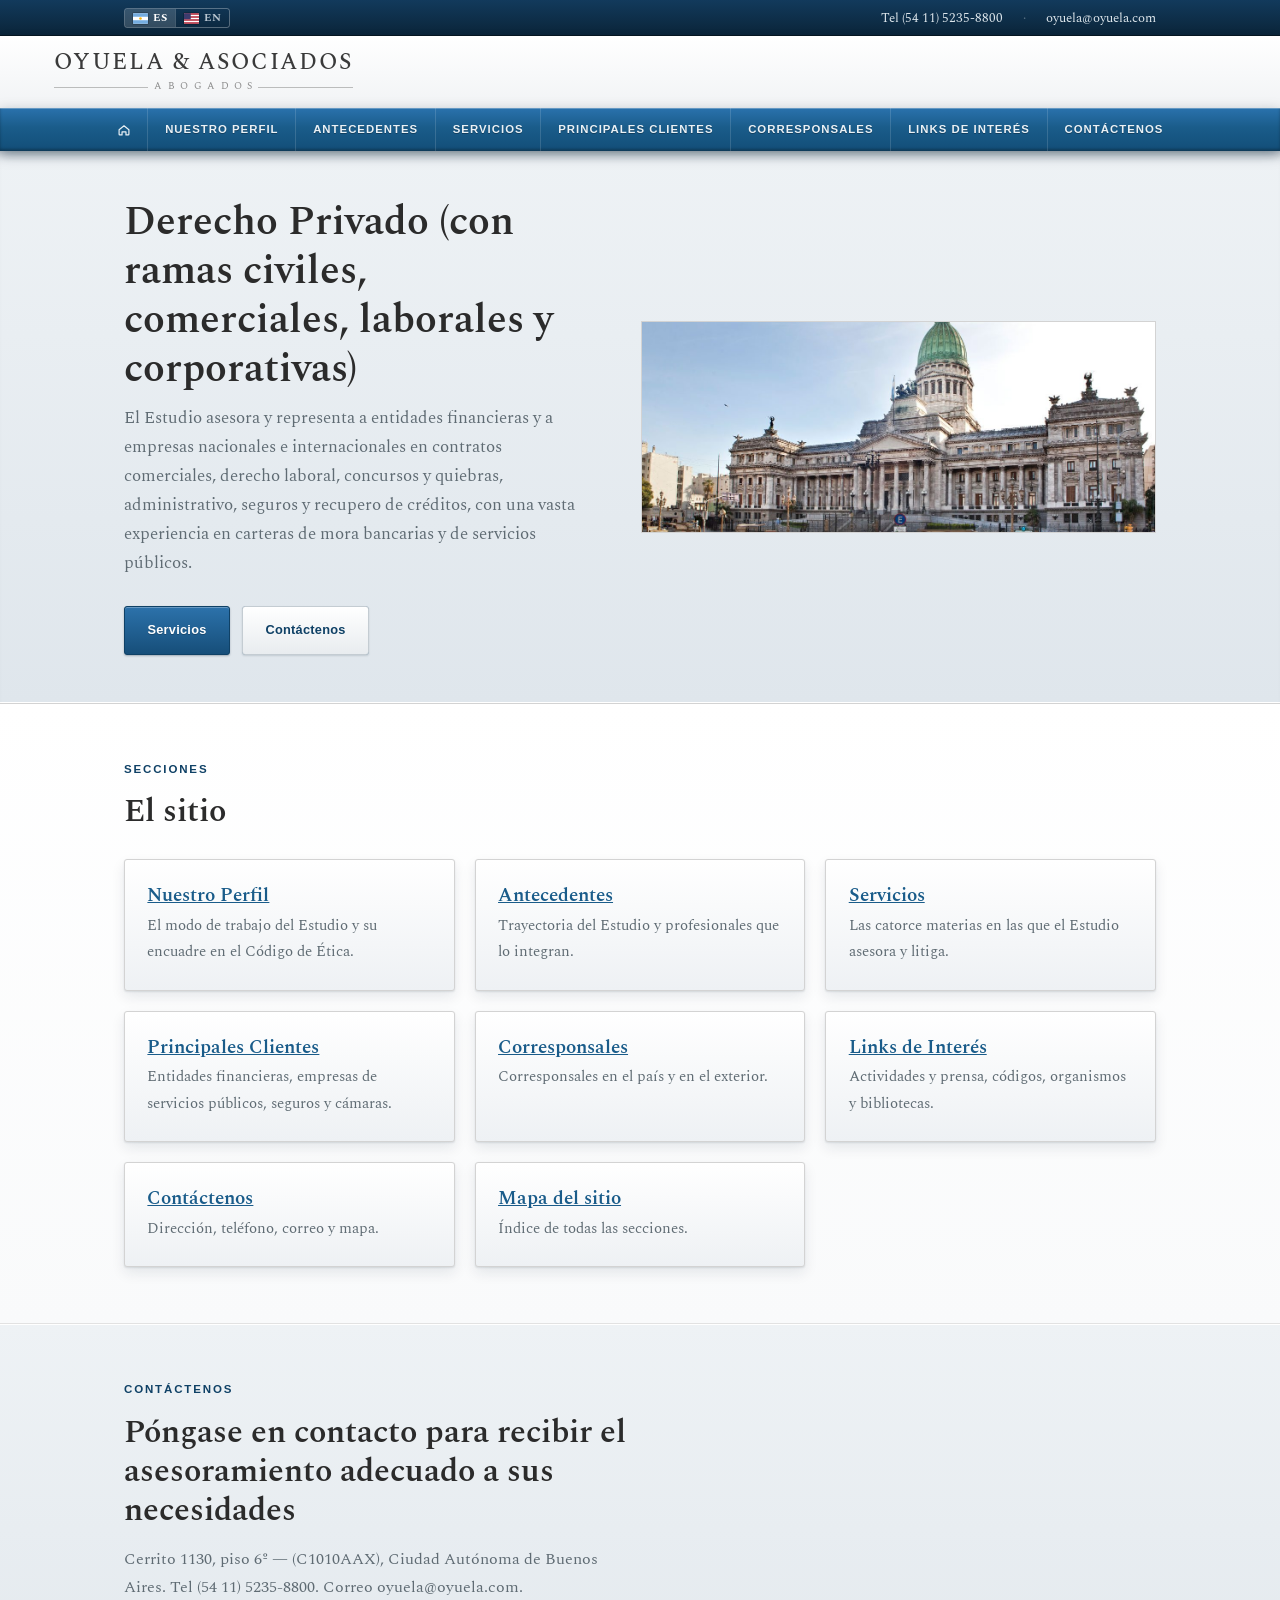
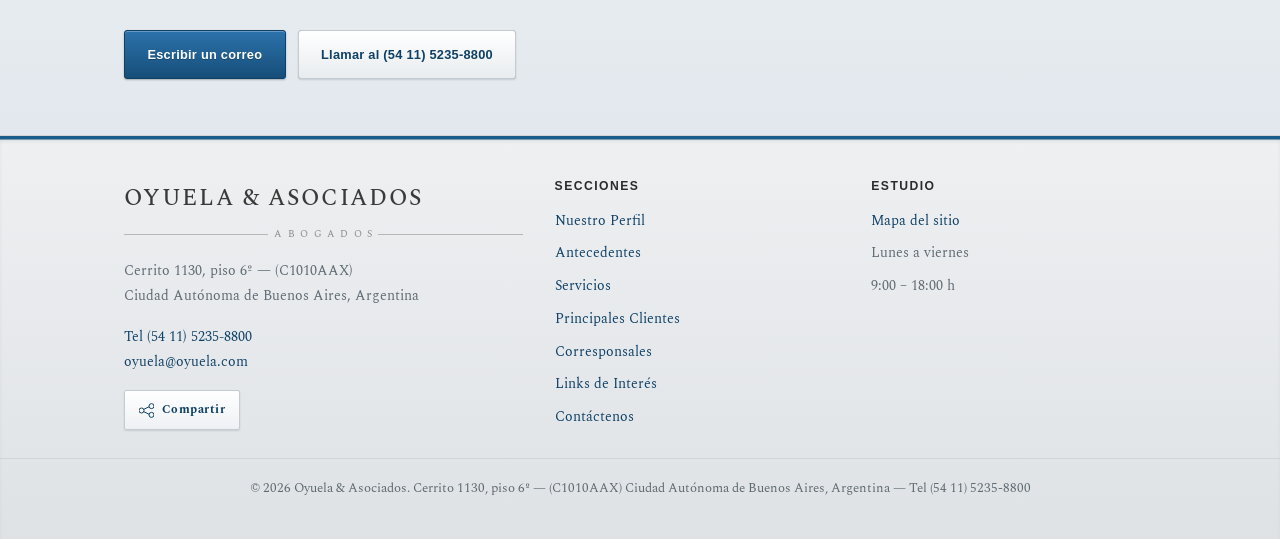
<file: index.html>
<!DOCTYPE html>
<html lang="es">
<head>
<meta charset="UTF-8">
<meta name="viewport" content="width=device-width, initial-scale=1">
<title data-i18n-doc="home.doc">Oyuela &amp; Asociados — Abogados, Ciudad de Buenos Aires</title>
<meta name="description" content="Estudio jurídico en la Ciudad de Buenos Aires. Servicio profesional individual e independiente en derecho societario, bancario, comercial, laboral y concursal.">
<link rel="canonical" href="https://borthaburutoribio.github.io/oyuela-abogados/">
<meta name="robots" content="index,follow">
<meta property="og:type" content="website">
<meta property="og:title" content="Oyuela &amp; Asociados — Abogados, Ciudad de Buenos Aires">
<meta property="og:description" content="Servicio profesional individual e independiente: societario, bancario, comercial, laboral y concursal.">
<meta property="og:locale" content="es_AR">
<meta property="og:url" content="https://borthaburutoribio.github.io/oyuela-abogados/">
<link rel="icon" href="assets/img/favicon.svg" type="image/svg+xml">
<link rel="preconnect" href="https://fonts.googleapis.com">
<link rel="preconnect" href="https://fonts.gstatic.com" crossorigin>
<link rel="stylesheet" href="https://fonts.googleapis.com/css2?family=Spectral:wght@400;500;600;700&display=swap">
<link rel="stylesheet" href="styles.css?v=13">
<script type="application/ld+json">
{
  "@context": "https://schema.org",
  "@type": "LegalService",
  "name": "Oyuela & Asociados",
  "description": "Estudio jurídico en Buenos Aires. Derecho societario, bancario, comercial, laboral, concursal y administrativo.",
  "url": "https://borthaburutoribio.github.io/oyuela-abogados/",
  "email": "oyuela@oyuela.com",
  "telephone": "+54-11-5235-8800",
  "areaServed": "AR",
  "address": {
    "@type": "PostalAddress",
    "streetAddress": "Cerrito 1130, Piso 6º",
    "postalCode": "C1010AAX",
    "addressLocality": "Ciudad Autónoma de Buenos Aires",
    "addressCountry": "AR"
  }
}
</script>
</head>
<body>
<a class="skip-link" href="#main" data-i18n="common.skip">Saltar al contenido</a>

<div class="topbar">
  <div class="wrap">
    <span class="lang-switch" role="group" aria-label="Idioma / Language"><button type="button" data-lang="es" aria-pressed="true" aria-label="Español"><svg viewBox="0 0 20 14" aria-hidden="true"><rect width="20" height="14" fill="#fff"/><rect width="20" height="4.7" fill="#74acdf"/><rect y="9.3" width="20" height="4.7" fill="#74acdf"/><circle cx="10" cy="7" r="1.7" fill="#f6b40e"/></svg>ES</button><button type="button" data-lang="en" aria-pressed="false" aria-label="English"><svg viewBox="0 0 20 14" aria-hidden="true"><rect width="20" height="14" fill="#fff"/><rect width="20" height="2" fill="#b22234"/><rect y="4" width="20" height="2" fill="#b22234"/><rect y="8" width="20" height="2" fill="#b22234"/><rect y="12" width="20" height="2" fill="#b22234"/><rect width="9" height="8" fill="#3c3b6e"/></svg>EN</button></span>
    <span class="topbar__spacer"></span>
    <a href="tel:+541152358800">Tel (54 11) 5235-8800</a>
    <span class="topbar__sep">·</span>
    <a href="mailto:oyuela@oyuela.com">oyuela@oyuela.com</a>
  </div>
</div>

<header class="site-header">
  <div class="wrap site-header__row">
    <a class="brand" href="index.html" aria-label="Oyuela &amp; Asociados, inicio">
      <span class="brand__name">Oyuela &amp; Asociados</span>
      <span class="brand__kicker"><i>Abogados</i></span>
    </a>
    <button class="nav-toggle" aria-expanded="false" aria-controls="menu" aria-label="Abrir menú" data-i18n-aria="common.menu.open"><span></span></button>
  </div>

  <nav class="primary-nav" id="menu" aria-label="Principal">
    <div class="wrap">
      <ul>
        <li class="nav-home"><a href="index.html" aria-label="Inicio" data-i18n-aria="nav.home"><svg viewBox="0 0 20 20" width="14" height="14" aria-hidden="true" fill="none" stroke="currentColor" stroke-width="1.7" stroke-linejoin="round"><path d="M3 9.7 10 4l7 5.7V16a1 1 0 0 1-1 1h-3.2v-4.2H7.2V17H4a1 1 0 0 1-1-1z"/></svg></a></li>
        <li><a href="perfil.html" data-i18n="nav.perfil">Nuestro Perfil</a></li>
        <li><a href="antecedentes.html" data-i18n="nav.antecedentes">Antecedentes</a></li>
        <li><a href="servicios.html" data-i18n="nav.servicios">Servicios</a></li>
        <li><a href="clientes.html" data-i18n="nav.clientes">Principales Clientes</a></li>
        <li><a href="corresponsales.html" data-i18n="nav.corresponsales">Corresponsales</a></li>
        <li><a href="links.html" data-i18n="nav.links">Links de Interés</a></li>
        <li><a href="contacto.html" data-i18n="nav.contacto">Contáctenos</a></li>
      </ul>
    </div>
  </nav>
</header>

<main id="main">

  <section class="hero">
    <div class="wrap">
      <div class="hero__text">
      <h1 data-i18n="home.hero.h1">Derecho Privado (con ramas civiles, comerciales, laborales y corporativas)</h1>
      <p class="hero__sub" data-i18n="home.hero.sub">El Estudio asesora y representa a entidades financieras y a empresas nacionales e internacionales en contratos comerciales, derecho laboral, concursos y quiebras, administrativo, seguros y recupero de créditos, con una vasta experiencia en carteras de mora bancarias y de servicios públicos.</p>
      <div class="hero__actions">
        <a class="btn" href="servicios.html" data-i18n="home.hero.btn_serv">Servicios</a>
        <a class="btn btn--ghost" href="contacto.html" data-i18n="home.hero.btn_cont">Contáctenos</a>
      </div>
      </div>
      <figure class="hero__figure"><img src="assets/img/congreso-nacion.jpg" width="1200" height="489" alt="Palacio del Congreso de la Nación Argentina, en la Ciudad de Buenos Aires" loading="lazy"></figure>
    </div>
  </section>

  <section class="section">
    <div class="wrap">
      <p class="section__eyebrow" data-i18n="home.dir.eyebrow">Secciones</p>
      <h2 class="section__title" data-i18n="home.dir.title">El sitio</h2>
      <div class="grid grid--3 mt-2">
        <article class="card">
          <h3><a href="perfil.html" data-i18n="nav.perfil">Nuestro Perfil</a></h3>
          <p data-i18n="home.dir.perfil_d">El modo de trabajo del Estudio y su encuadre en el Código de Ética.</p>
        </article>
        <article class="card">
          <h3><a href="antecedentes.html" data-i18n="nav.antecedentes">Antecedentes</a></h3>
          <p data-i18n="home.dir.ante_d">Trayectoria del Estudio y profesionales que lo integran.</p>
        </article>
        <article class="card">
          <h3><a href="servicios.html" data-i18n="nav.servicios">Servicios</a></h3>
          <p data-i18n="home.dir.serv_d">Las catorce materias en las que el Estudio asesora y litiga.</p>
        </article>
        <article class="card">
          <h3><a href="clientes.html" data-i18n="nav.clientes">Principales Clientes</a></h3>
          <p data-i18n="home.dir.cli_d">Entidades financieras, empresas de servicios públicos, seguros y cámaras.</p>
        </article>
        <article class="card">
          <h3><a href="corresponsales.html" data-i18n="nav.corresponsales">Corresponsales</a></h3>
          <p data-i18n="home.dir.corr_d">Corresponsales en el país y en el exterior.</p>
        </article>
        <article class="card">
          <h3><a href="links.html" data-i18n="nav.links">Links de Interés</a></h3>
          <p data-i18n="home.dir.links_d">Actividades y prensa, códigos, organismos y bibliotecas.</p>
        </article>
        <article class="card">
          <h3><a href="contacto.html" data-i18n="nav.contacto">Contáctenos</a></h3>
          <p data-i18n="home.dir.cont_d">Dirección, teléfono, correo y mapa.</p>
        </article>
        <article class="card">
          <h3><a href="mapa-del-sitio.html" data-i18n="footer.mapa">Mapa del sitio</a></h3>
          <p data-i18n="home.dir.mapa_d">Índice de todas las secciones.</p>
        </article>
      </div>
    </div>
  </section>

  <section class="section section--band">
    <div class="wrap">
      <p class="section__eyebrow" data-i18n="cta.eyebrow">Contáctenos</p>
      <h2 class="section__title" data-i18n="home.cta.title">Póngase en contacto para recibir el asesoramiento adecuado a sus necesidades</h2>
      <p class="section__lead" data-i18n="home.cta.lead">Cerrito 1130, piso 6º — (C1010AAX), Ciudad Autónoma de Buenos Aires. Tel (54 11) 5235-8800. Correo oyuela@oyuela.com.</p>
      <div class="hero__actions">
        <a class="btn" href="mailto:oyuela@oyuela.com" data-i18n="cta.btn_mail">Escribir un correo</a>
        <a class="btn btn--ghost" href="tel:+541152358800" data-i18n="cta.btn_call">Llamar al (54 11) 5235-8800</a>
      </div>
    </div>
  </section>

</main>

<footer class="site-footer">
  <div class="wrap">
    <div>
      <span class="brand__name">Oyuela &amp; Asociados</span>
      <span class="brand__kicker"><i>Abogados</i></span>
      <p style="margin-top:1rem" data-i18n-html="footer.addr">Cerrito 1130, piso 6º — (C1010AAX)<br>Ciudad Autónoma de Buenos Aires, Argentina</p>
      <p><a href="tel:+541152358800">Tel (54 11) 5235-8800</a><br><a href="mailto:oyuela@oyuela.com">oyuela@oyuela.com</a></p>
      <button class="share-btn" type="button" data-share>
        <svg width="15" height="15" viewBox="0 0 24 24" fill="none" aria-hidden="true"><path d="M8 12a4 4 0 1 1-8 0 4 4 0 0 1 8 0Zm16-7a4 4 0 1 1-8 0 4 4 0 0 1 8 0Zm0 14a4 4 0 1 1-8 0 4 4 0 0 1 8 0Z" stroke="currentColor" stroke-width="1.6"/><path d="m8 10 8-4M8 14l8 4" stroke="currentColor" stroke-width="1.6"/></svg>
        <span data-i18n="common.share">Compartir</span>
      </button>
    </div>
    <div>
      <h4 data-i18n="footer.secciones">Secciones</h4>
      <ul>
        <li><a href="perfil.html" data-i18n="nav.perfil">Nuestro Perfil</a></li>
        <li><a href="antecedentes.html" data-i18n="nav.antecedentes">Antecedentes</a></li>
        <li><a href="servicios.html" data-i18n="nav.servicios">Servicios</a></li>
        <li><a href="clientes.html" data-i18n="nav.clientes">Principales Clientes</a></li>
        <li><a href="corresponsales.html" data-i18n="nav.corresponsales">Corresponsales</a></li>
        <li><a href="links.html" data-i18n="nav.links">Links de Interés</a></li>
        <li><a href="contacto.html" data-i18n="nav.contacto">Contáctenos</a></li>
      </ul>
    </div>
    <div>
      <h4 data-i18n="footer.estudio">Estudio</h4>
      <ul>
        <li><a href="mapa-del-sitio.html" data-i18n="footer.mapa">Mapa del sitio</a></li>
        <li data-i18n="footer.weekdays">Lunes a viernes</li>
        <li data-i18n="footer.hours">9:00 – 18:00 h</li>
      </ul>
    </div>
  </div>
  <p class="footer-legal" data-i18n-html="footer.legal">© <span data-year>2026</span> Oyuela &amp; Asociados. Cerrito 1130, piso 6º — (C1010AAX) Ciudad Autónoma de Buenos Aires, Argentina — Tel (54 11) 5235-8800</p>
</footer>

<nav class="mobile-cta" aria-label="Acciones rápidas">
  <a href="tel:+541152358800" data-i18n="common.call">Llamar</a>
  <a class="is-alt" href="mailto:oyuela.com" data-i18n="common.write">Escribir</a>
</nav>

<script src="i18n.js?v=13"></script>
<script src="script.js?v=13"></script>
</body>
</html>
</file>
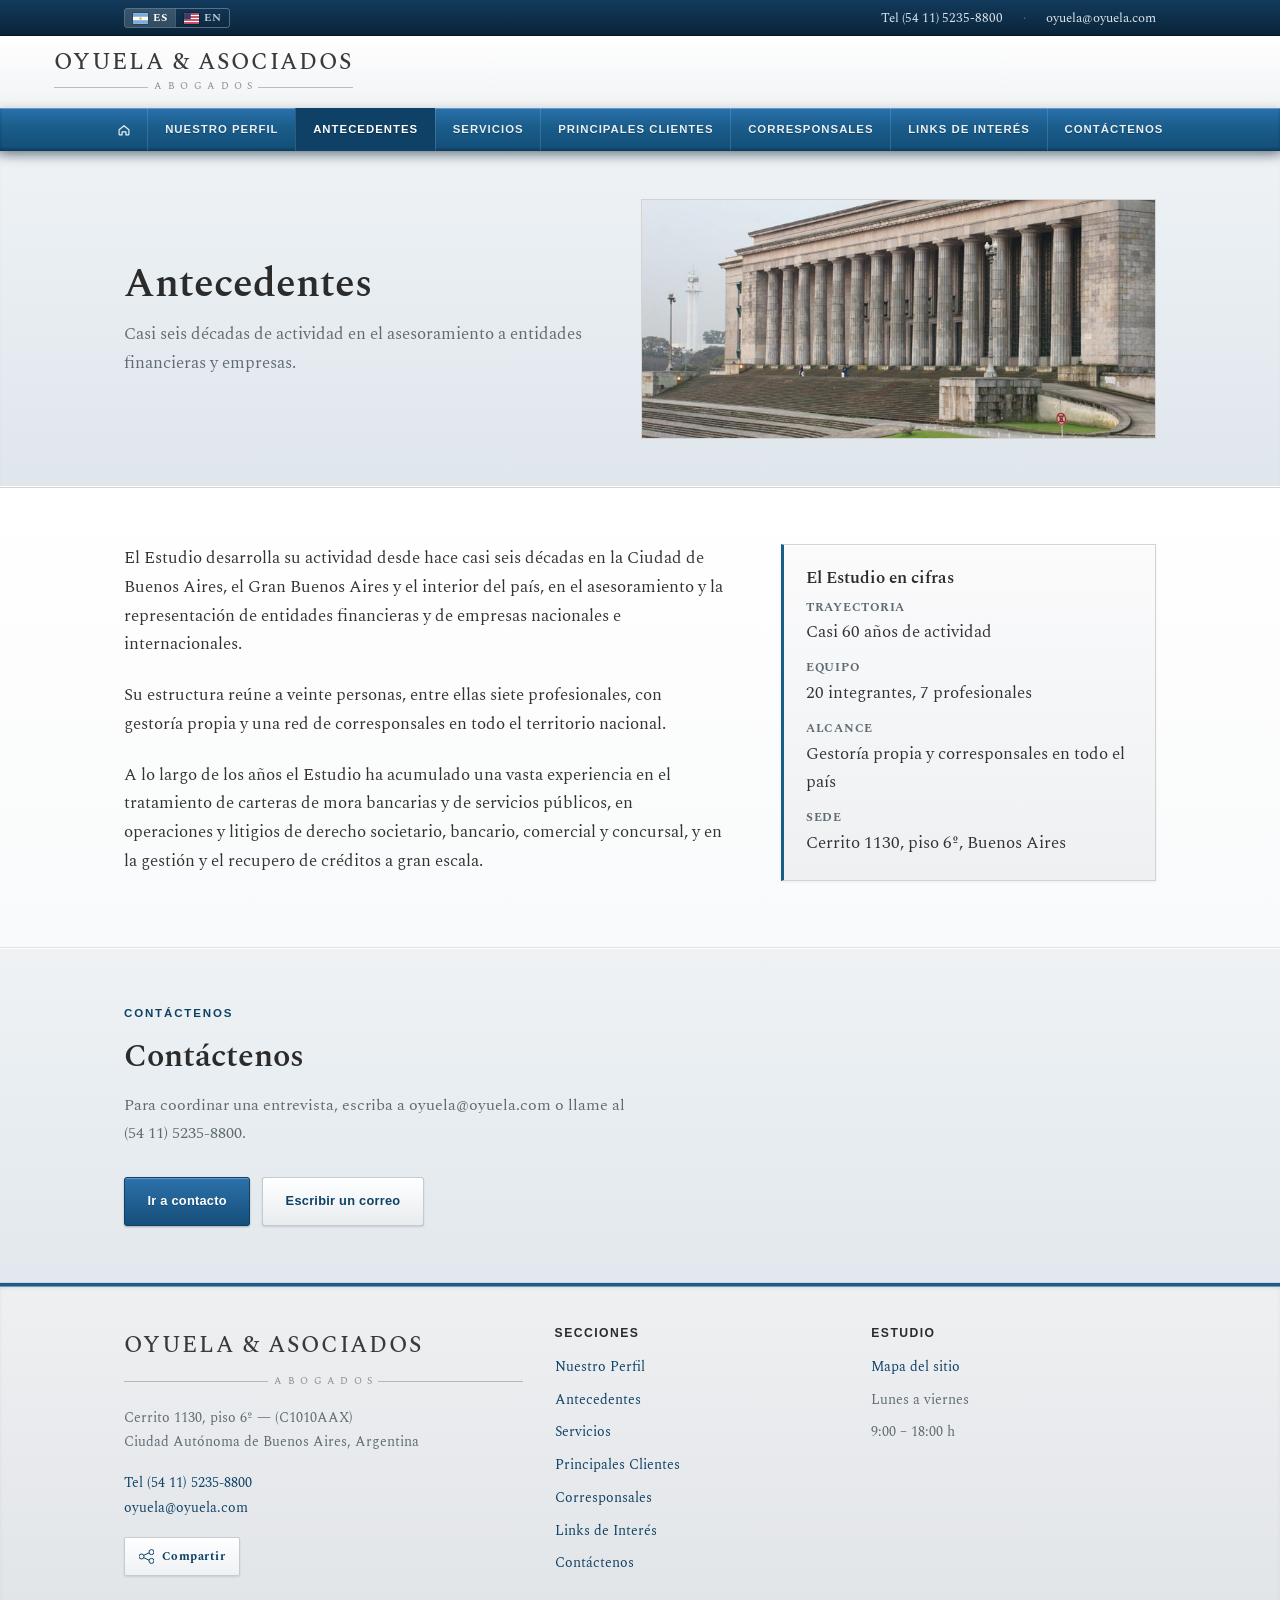
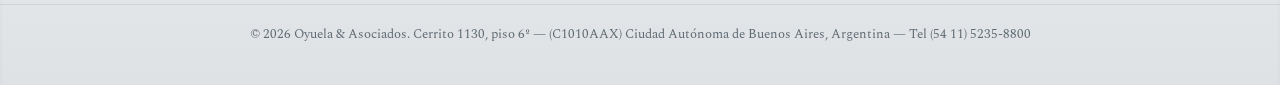
<file: antecedentes.html>
<!DOCTYPE html>
<html lang="es">
<head>
<meta charset="UTF-8">
<meta name="viewport" content="width=device-width, initial-scale=1">
<title data-i18n-doc="ante.doc">Antecedentes — Oyuela &amp; Asociados</title>
<meta name="description" content="Antecedentes de Oyuela &amp; Asociados: casi seis décadas de actividad, veinte integrantes y siete profesionales, con gestoría propia y corresponsales en todo el país.">
<link rel="canonical" href="https://borthaburutoribio.github.io/oyuela-abogados/antecedentes.html">
<meta name="robots" content="index,follow">
<meta property="og:type" content="website">
<meta property="og:title" content="Antecedentes — Oyuela &amp; Asociados">
<meta property="og:description" content="Casi seis décadas de actividad en el asesoramiento a entidades financieras y empresas.">
<meta property="og:locale" content="es_AR">
<meta property="og:url" content="https://borthaburutoribio.github.io/oyuela-abogados/antecedentes.html">
<link rel="icon" href="assets/img/favicon.svg" type="image/svg+xml">
<link rel="preconnect" href="https://fonts.googleapis.com">
<link rel="preconnect" href="https://fonts.gstatic.com" crossorigin>
<link rel="stylesheet" href="https://fonts.googleapis.com/css2?family=Spectral:wght@400;500;600;700&display=swap">
<link rel="stylesheet" href="styles.css?v=13">
</head>
<body>
<a class="skip-link" href="#main" data-i18n="common.skip">Saltar al contenido</a>

<div class="topbar">
  <div class="wrap">
    <span class="lang-switch" role="group" aria-label="Idioma / Language"><button type="button" data-lang="es" aria-pressed="true" aria-label="Español"><svg viewBox="0 0 20 14" aria-hidden="true"><rect width="20" height="14" fill="#fff"/><rect width="20" height="4.7" fill="#74acdf"/><rect y="9.3" width="20" height="4.7" fill="#74acdf"/><circle cx="10" cy="7" r="1.7" fill="#f6b40e"/></svg>ES</button><button type="button" data-lang="en" aria-pressed="false" aria-label="English"><svg viewBox="0 0 20 14" aria-hidden="true"><rect width="20" height="14" fill="#fff"/><rect width="20" height="2" fill="#b22234"/><rect y="4" width="20" height="2" fill="#b22234"/><rect y="8" width="20" height="2" fill="#b22234"/><rect y="12" width="20" height="2" fill="#b22234"/><rect width="9" height="8" fill="#3c3b6e"/></svg>EN</button></span>
    <span class="topbar__spacer"></span>
    <a href="tel:+541152358800">Tel (54 11) 5235-8800</a>
    <span class="topbar__sep">·</span>
    <a href="mailto:oyuela@oyuela.com">oyuela@oyuela.com</a>
  </div>
</div>

<header class="site-header">
  <div class="wrap site-header__row">
    <a class="brand" href="index.html" aria-label="Oyuela &amp; Asociados, inicio">
      <span class="brand__name">Oyuela &amp; Asociados</span>
      <span class="brand__kicker"><i>Abogados</i></span>
    </a>
    <button class="nav-toggle" aria-expanded="false" aria-controls="menu" aria-label="Abrir menú" data-i18n-aria="common.menu.open"><span></span></button>
  </div>

  <nav class="primary-nav" id="menu" aria-label="Principal">
    <div class="wrap">
      <ul>
        <li class="nav-home"><a href="index.html" aria-label="Inicio" data-i18n-aria="nav.home"><svg viewBox="0 0 20 20" width="14" height="14" aria-hidden="true" fill="none" stroke="currentColor" stroke-width="1.7" stroke-linejoin="round"><path d="M3 9.7 10 4l7 5.7V16a1 1 0 0 1-1 1h-3.2v-4.2H7.2V17H4a1 1 0 0 1-1-1z"/></svg></a></li>
        <li><a href="perfil.html" data-i18n="nav.perfil">Nuestro Perfil</a></li>
        <li><a href="antecedentes.html" aria-current="page" data-i18n="nav.antecedentes">Antecedentes</a></li>
        <li><a href="servicios.html" data-i18n="nav.servicios">Servicios</a></li>
        <li><a href="clientes.html" data-i18n="nav.clientes">Principales Clientes</a></li>
        <li><a href="corresponsales.html" data-i18n="nav.corresponsales">Corresponsales</a></li>
        <li><a href="links.html" data-i18n="nav.links">Links de Interés</a></li>
        <li><a href="contacto.html" data-i18n="nav.contacto">Contáctenos</a></li>
      </ul>
    </div>
  </nav>
</header>

<main id="main">

  <section class="hero">
    <div class="wrap">
      <div class="hero__text">
      <h1 data-i18n="ante.hero.h1">Antecedentes</h1>
      <p class="hero__sub" data-i18n="ante.hero.sub">Casi seis décadas de actividad en el asesoramiento a entidades financieras y empresas.</p>
      </div>
      <figure class="hero__figure"><img src="assets/img/facultad-derecho-uba.jpg" width="720" height="372" alt="Facultad de Derecho de la Universidad de Buenos Aires" loading="lazy"></figure>
    </div>
  </section>

  <section class="section">
    <div class="wrap split">
      <div class="stack">
        <p data-i18n="ante.p1">El Estudio desarrolla su actividad desde hace casi seis décadas en la Ciudad de Buenos Aires, el Gran Buenos Aires y el interior del país, en el asesoramiento y la representación de entidades financieras y de empresas nacionales e internacionales.</p>
        <p data-i18n="ante.p2">Su estructura reúne a veinte personas, entre ellas siete profesionales, con gestoría propia y una red de corresponsales en todo el territorio nacional.</p>
        <p data-i18n="ante.p3">A lo largo de los años el Estudio ha acumulado una vasta experiencia en el tratamiento de carteras de mora bancarias y de servicios públicos, en operaciones y litigios de derecho societario, bancario, comercial y concursal, y en la gestión y el recupero de créditos a gran escala.</p>
      </div>
      <aside class="aside-card">
        <h3 data-i18n="ante.cifras.title">El Estudio en cifras</h3>
        <dl>
          <dt data-i18n="ante.cifras.k1">Trayectoria</dt><dd data-i18n="ante.cifras.v1">Casi 60 años de actividad</dd>
          <dt data-i18n="ante.cifras.k2">Equipo</dt><dd data-i18n="ante.cifras.v2">20 integrantes, 7 profesionales</dd>
          <dt data-i18n="ante.cifras.k3">Alcance</dt><dd data-i18n="ante.cifras.v3">Gestoría propia y corresponsales en todo el país</dd>
          <dt data-i18n="ante.cifras.k4">Sede</dt><dd data-i18n="ante.cifras.v4">Cerrito 1130, piso 6º, Buenos Aires</dd>
        </dl>
      </aside>
    </div>
  </section>

  <section class="section section--band">
    <div class="wrap">
      <p class="section__eyebrow" data-i18n="cta.eyebrow">Contáctenos</p>
      <h2 class="section__title" data-i18n="cta.title">Contáctenos</h2>
      <p class="section__lead" data-i18n="cta.lead">Para coordinar una entrevista, escriba a oyuela@oyuela.com o llame al (54 11) 5235-8800.</p>
      <div class="hero__actions">
        <a class="btn" href="contacto.html" data-i18n="cta.btn_ir">Ir a contacto</a>
        <a class="btn btn--ghost" href="mailto:oyuela@oyuela.com" data-i18n="cta.btn_mail">Escribir un correo</a>
      </div>
    </div>
  </section>

</main>

<footer class="site-footer">
  <div class="wrap">
    <div>
      <span class="brand__name">Oyuela &amp; Asociados</span>
      <span class="brand__kicker"><i>Abogados</i></span>
      <p style="margin-top:1rem" data-i18n-html="footer.addr">Cerrito 1130, piso 6º — (C1010AAX)<br>Ciudad Autónoma de Buenos Aires, Argentina</p>
      <p><a href="tel:+541152358800">Tel (54 11) 5235-8800</a><br><a href="mailto:oyuela@oyuela.com">oyuela@oyuela.com</a></p>
      <button class="share-btn" type="button" data-share>
        <svg width="15" height="15" viewBox="0 0 24 24" fill="none" aria-hidden="true"><path d="M8 12a4 4 0 1 1-8 0 4 4 0 0 1 8 0Zm16-7a4 4 0 1 1-8 0 4 4 0 0 1 8 0Zm0 14a4 4 0 1 1-8 0 4 4 0 0 1 8 0Z" stroke="currentColor" stroke-width="1.6"/><path d="m8 10 8-4M8 14l8 4" stroke="currentColor" stroke-width="1.6"/></svg>
        <span data-i18n="common.share">Compartir</span>
      </button>
    </div>
    <div>
      <h4 data-i18n="footer.secciones">Secciones</h4>
      <ul>
        <li><a href="perfil.html" data-i18n="nav.perfil">Nuestro Perfil</a></li>
        <li><a href="antecedentes.html" data-i18n="nav.antecedentes">Antecedentes</a></li>
        <li><a href="servicios.html" data-i18n="nav.servicios">Servicios</a></li>
        <li><a href="clientes.html" data-i18n="nav.clientes">Principales Clientes</a></li>
        <li><a href="corresponsales.html" data-i18n="nav.corresponsales">Corresponsales</a></li>
        <li><a href="links.html" data-i18n="nav.links">Links de Interés</a></li>
        <li><a href="contacto.html" data-i18n="nav.contacto">Contáctenos</a></li>
      </ul>
    </div>
    <div>
      <h4 data-i18n="footer.estudio">Estudio</h4>
      <ul>
        <li><a href="mapa-del-sitio.html" data-i18n="footer.mapa">Mapa del sitio</a></li>
        <li data-i18n="footer.weekdays">Lunes a viernes</li>
        <li data-i18n="footer.hours">9:00 – 18:00 h</li>
      </ul>
    </div>
  </div>
  <p class="footer-legal" data-i18n-html="footer.legal">© <span data-year>2026</span> Oyuela &amp; Asociados. Cerrito 1130, piso 6º — (C1010AAX) Ciudad Autónoma de Buenos Aires, Argentina — Tel (54 11) 5235-8800</p>
</footer>

<nav class="mobile-cta" aria-label="Acciones rápidas">
  <a href="tel:+541152358800" data-i18n="common.call">Llamar</a>
  <a class="is-alt" href="mailto:oyuela.com" data-i18n="common.write">Escribir</a>
</nav>

<script src="i18n.js?v=13"></script>
<script src="script.js?v=13"></script>
</body>
</html>
</file>
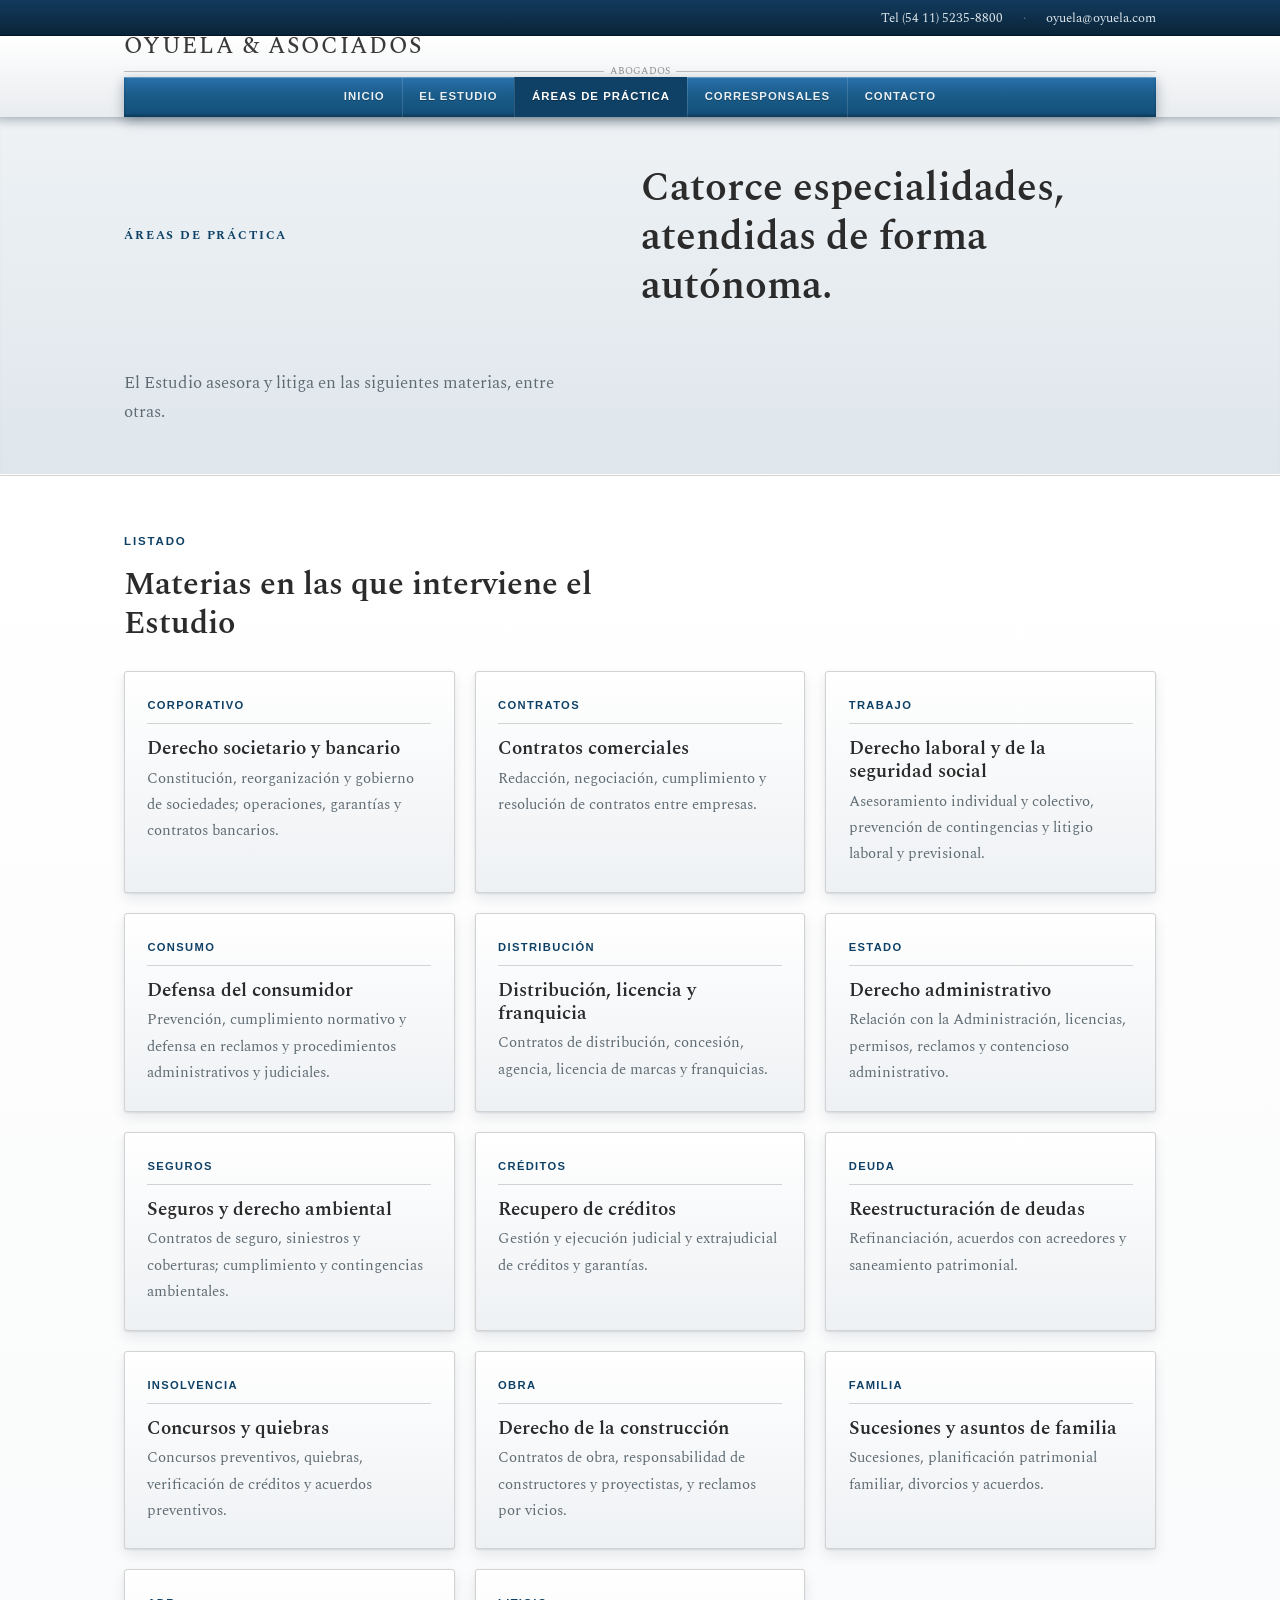
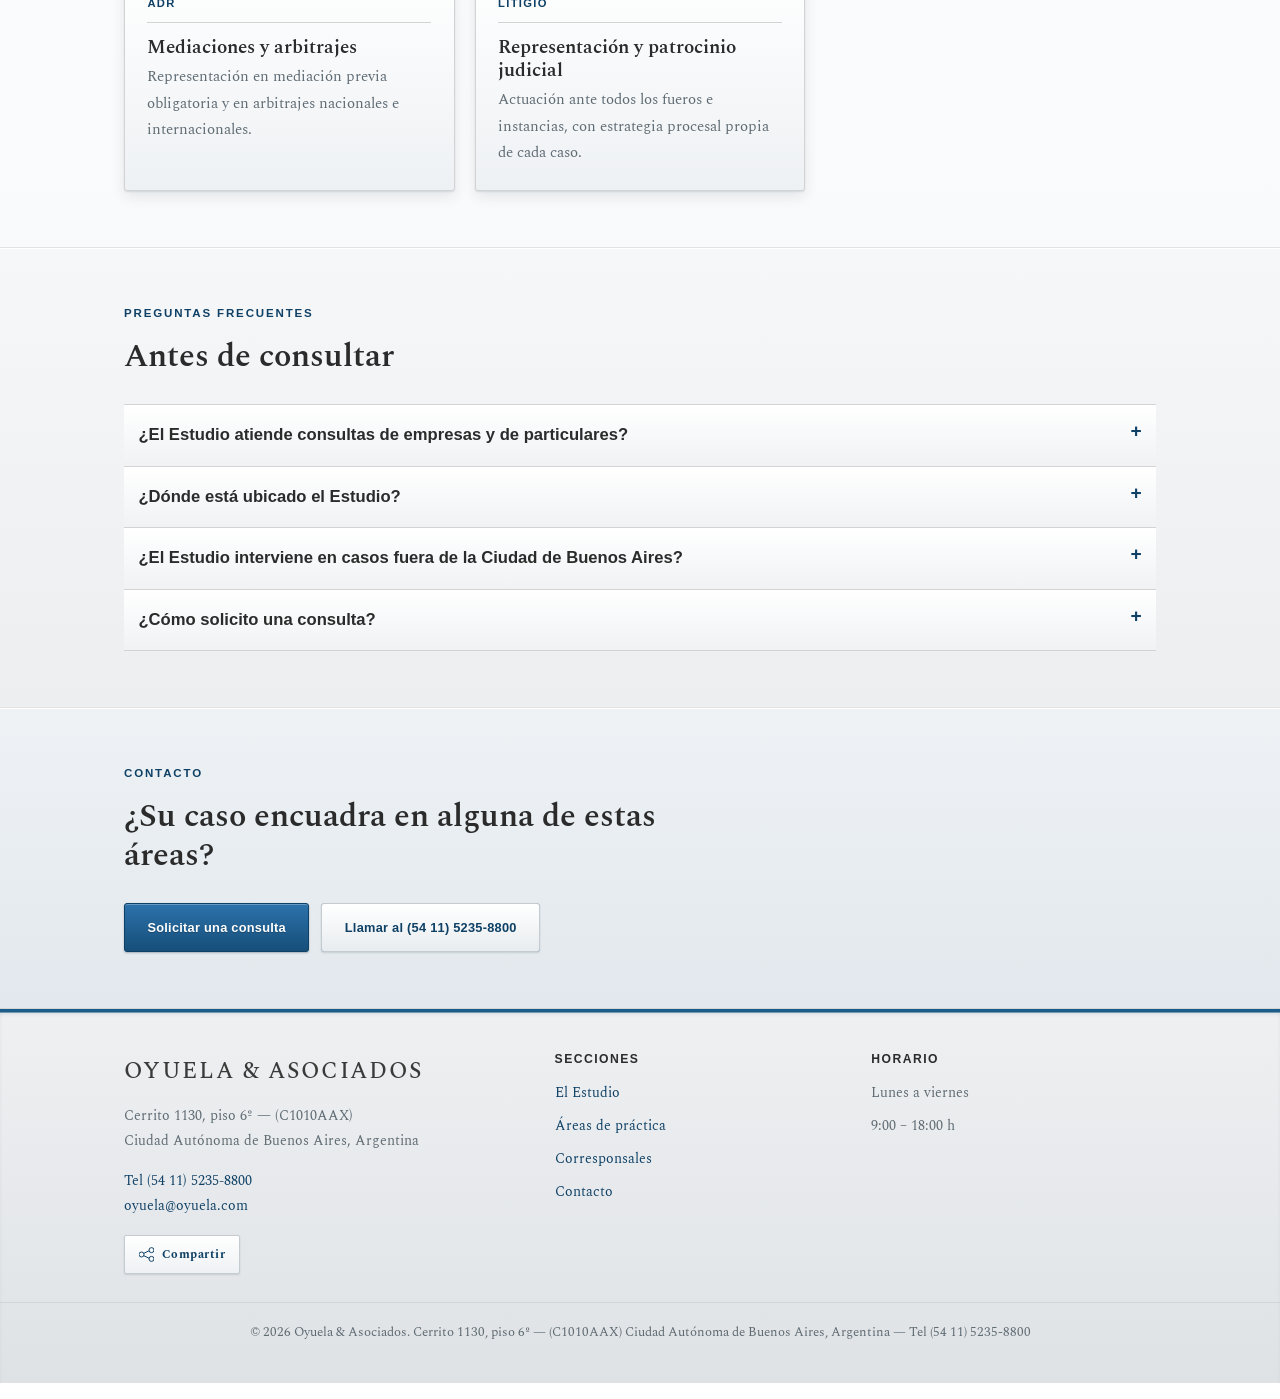
<file: areas-de-practica.html>
<!DOCTYPE html>
<html lang="es">
<head>
<meta charset="UTF-8">
<meta name="viewport" content="width=device-width, initial-scale=1">
<title>Áreas de práctica — Societario, bancario, comercial y concursal | Oyuela &amp; Asociados</title>
<meta name="description" content="Áreas de práctica de Oyuela &amp; Asociados: derecho societario y bancario, contratos comerciales, laboral, concursos y quiebras, administrativo, seguros, sucesiones, mediación y arbitraje.">
<link rel="canonical" href="https://borthaburutoribio.github.io/oyuela-abogados/areas-de-practica.html">
<meta name="robots" content="index,follow">
<meta property="og:type" content="website">
<meta property="og:title" content="Áreas de práctica | Oyuela &amp; Asociados">
<meta property="og:description" content="Societario y bancario, comercial, laboral, concursal, administrativo, seguros, sucesiones, mediación y arbitraje.">
<meta property="og:locale" content="es_AR">
<meta property="og:url" content="https://borthaburutoribio.github.io/oyuela-abogados/areas-de-practica.html">
<link rel="icon" href="assets/img/favicon.svg" type="image/svg+xml">
<link rel="preconnect" href="https://fonts.googleapis.com">
<link rel="preconnect" href="https://fonts.gstatic.com" crossorigin>
<link rel="stylesheet" href="https://fonts.googleapis.com/css2?family=Spectral:wght@500;600;700&display=swap">
<link rel="stylesheet" href="styles.css">
<script type="application/ld+json">
{
  "@context": "https://schema.org",
  "@type": "FAQPage",
  "mainEntity": [
    {
      "@type": "Question",
      "name": "¿El Estudio atiende consultas de empresas y de particulares?",
      "acceptedAnswer": {
        "@type": "Answer",
        "text": "El Estudio asesora tanto a entidades y empresas como a personas, con atención profesional individual y directa en cada asunto."
      }
    },
    {
      "@type": "Question",
      "name": "¿Dónde está ubicado el Estudio?",
      "acceptedAnswer": {
        "@type": "Answer",
        "text": "En Cerrito 1130, piso 6º (C1010AAX), Ciudad Autónoma de Buenos Aires, junto a la zona de Tribunales y el Teatro Colón."
      }
    },
    {
      "@type": "Question",
      "name": "¿El Estudio interviene en casos fuera de la Ciudad de Buenos Aires?",
      "acceptedAnswer": {
        "@type": "Answer",
        "text": "Sí. El Estudio cuenta con una red de corresponsales en gran parte de las provincias argentinas y en cerca de veinte países del exterior."
      }
    },
    {
      "@type": "Question",
      "name": "¿Cómo solicito una consulta?",
      "acceptedAnswer": {
        "@type": "Answer",
        "text": "Puede escribir a oyuela@oyuela.com o llamar al (54 11) 5235-8800 para coordinar una entrevista."
      }
    }
  ]
}
</script>
</head>
<body>
<a class="skip-link" href="#main">Saltar al contenido</a>

<div class="topbar">
  <div class="wrap">
    <a href="tel:+541152358800">Tel (54 11) 5235-8800</a>
    <span class="topbar__sep">·</span>
    <a href="mailto:oyuela@oyuela.com">oyuela@oyuela.com</a>
  </div>
</div>

<header class="site-header">
  <div class="wrap">
    <a class="brand" href="index.html" aria-label="Oyuela &amp; Asociados, inicio">
      <span class="brand__name">Oyuela &amp; Asociados</span>
      <span class="brand__kicker">Abogados</span>
    </a>
    <button class="nav-toggle" aria-expanded="false" aria-controls="menu" aria-label="Abrir menú"><span></span></button>
    <nav class="primary-nav" id="menu" aria-label="Principal">
      <ul>
        <li><a href="index.html">Inicio</a></li>
        <li><a href="el-estudio.html">El Estudio</a></li>
        <li><a href="areas-de-practica.html" aria-current="page">Áreas de práctica</a></li>
        <li><a href="corresponsales.html">Corresponsales</a></li>
        <li><a href="contacto.html">Contacto</a></li>
      </ul>
    </nav>
  </div>
</header>

<main id="main">

  <section class="hero">
    <div class="wrap">
      <p class="hero__eyebrow">Áreas de práctica</p>
      <h1>Catorce especialidades, atendidas de forma autónoma.</h1>
      <p class="hero__sub">El Estudio asesora y litiga en las siguientes materias, entre otras.</p>
    </div>
  </section>

  <section class="section">
    <div class="wrap">
      <p class="section__eyebrow">Listado</p>
      <h2 class="section__title">Materias en las que interviene el Estudio</h2>
      <div class="grid grid--3 mt-2">
        <article class="card"><span class="card__num">Corporativo</span><h3>Derecho societario y bancario</h3><p>Constitución, reorganización y gobierno de sociedades; operaciones, garantías y contratos bancarios.</p></article>
        <article class="card"><span class="card__num">Contratos</span><h3>Contratos comerciales</h3><p>Redacción, negociación, cumplimiento y resolución de contratos entre empresas.</p></article>
        <article class="card"><span class="card__num">Trabajo</span><h3>Derecho laboral y de la seguridad social</h3><p>Asesoramiento individual y colectivo, prevención de contingencias y litigio laboral y previsional.</p></article>
        <article class="card"><span class="card__num">Consumo</span><h3>Defensa del consumidor</h3><p>Prevención, cumplimiento normativo y defensa en reclamos y procedimientos administrativos y judiciales.</p></article>
        <article class="card"><span class="card__num">Distribución</span><h3>Distribución, licencia y franquicia</h3><p>Contratos de distribución, concesión, agencia, licencia de marcas y franquicias.</p></article>
        <article class="card"><span class="card__num">Estado</span><h3>Derecho administrativo</h3><p>Relación con la Administración, licencias, permisos, reclamos y contencioso administrativo.</p></article>
        <article class="card"><span class="card__num">Seguros</span><h3>Seguros y derecho ambiental</h3><p>Contratos de seguro, siniestros y coberturas; cumplimiento y contingencias ambientales.</p></article>
        <article class="card"><span class="card__num">Créditos</span><h3>Recupero de créditos</h3><p>Gestión y ejecución judicial y extrajudicial de créditos y garantías.</p></article>
        <article class="card"><span class="card__num">Deuda</span><h3>Reestructuración de deudas</h3><p>Refinanciación, acuerdos con acreedores y saneamiento patrimonial.</p></article>
        <article class="card"><span class="card__num">Insolvencia</span><h3>Concursos y quiebras</h3><p>Concursos preventivos, quiebras, verificación de créditos y acuerdos preventivos.</p></article>
        <article class="card"><span class="card__num">Obra</span><h3>Derecho de la construcción</h3><p>Contratos de obra, responsabilidad de constructores y proyectistas, y reclamos por vicios.</p></article>
        <article class="card"><span class="card__num">Familia</span><h3>Sucesiones y asuntos de familia</h3><p>Sucesiones, planificación patrimonial familiar, divorcios y acuerdos.</p></article>
        <article class="card"><span class="card__num">ADR</span><h3>Mediaciones y arbitrajes</h3><p>Representación en mediación previa obligatoria y en arbitrajes nacionales e internacionales.</p></article>
        <article class="card"><span class="card__num">Litigio</span><h3>Representación y patrocinio judicial</h3><p>Actuación ante todos los fueros e instancias, con estrategia procesal propia de cada caso.</p></article>
      </div>
    </div>
  </section>

  <section class="section section--parchment">
    <div class="wrap">
      <p class="section__eyebrow">Preguntas frecuentes</p>
      <h2 class="section__title">Antes de consultar</h2>
      <div class="faq mt-2">
        <details>
          <summary>¿El Estudio atiende consultas de empresas y de particulares?</summary>
          <p>Sí. El Estudio asesora tanto a entidades y empresas como a personas, con atención profesional individual y directa en cada asunto.</p>
        </details>
        <details>
          <summary>¿Dónde está ubicado el Estudio?</summary>
          <p>En Cerrito 1130, piso 6º (C1010AAX), Ciudad Autónoma de Buenos Aires, junto a la zona de Tribunales y el Teatro Colón.</p>
        </details>
        <details>
          <summary>¿El Estudio interviene en casos fuera de la Ciudad de Buenos Aires?</summary>
          <p>Sí. El Estudio cuenta con una red de corresponsales en gran parte de las provincias argentinas y en cerca de veinte países del exterior. Consulte la <a href="corresponsales.html">página de corresponsales</a>.</p>
        </details>
        <details>
          <summary>¿Cómo solicito una consulta?</summary>
          <p>Puede escribir a <a href="mailto:oyuela@oyuela.com">oyuela@oyuela.com</a> o llamar al <a href="tel:+541152358800">(54 11) 5235-8800</a> para coordinar una entrevista.</p>
        </details>
      </div>
    </div>
  </section>

  <section class="section section--navy">
    <div class="wrap">
      <p class="section__eyebrow">Contacto</p>
      <h2 class="section__title">¿Su caso encuadra en alguna de estas áreas?</h2>
      <div class="hero__actions">
        <a class="btn" href="contacto.html">Solicitar una consulta</a>
        <a class="btn btn--ghost" href="tel:+541152358800">Llamar al (54 11) 5235-8800</a>
      </div>
    </div>
  </section>

</main>

<footer class="site-footer">
  <div class="wrap">
    <div>
      <span class="brand__name">Oyuela &amp; Asociados</span>
      <p style="margin-top:.8rem">Cerrito 1130, piso 6º — (C1010AAX)<br>Ciudad Autónoma de Buenos Aires, Argentina</p>
      <p><a href="tel:+541152358800">Tel (54 11) 5235-8800</a><br><a href="mailto:oyuela@oyuela.com">oyuela@oyuela.com</a></p>
      <button class="share-btn" type="button" data-share>
        <svg width="15" height="15" viewBox="0 0 24 24" fill="none" aria-hidden="true"><path d="M8 12a4 4 0 1 1-8 0 4 4 0 0 1 8 0Zm16-7a4 4 0 1 1-8 0 4 4 0 0 1 8 0Zm0 14a4 4 0 1 1-8 0 4 4 0 0 1 8 0Z" stroke="currentColor" stroke-width="1.6"/><path d="m8 10 8-4M8 14l8 4" stroke="currentColor" stroke-width="1.6"/></svg>
        Compartir
      </button>
    </div>
    <div>
      <h4>Secciones</h4>
      <ul>
        <li><a href="el-estudio.html">El Estudio</a></li>
        <li><a href="areas-de-practica.html">Áreas de práctica</a></li>
        <li><a href="corresponsales.html">Corresponsales</a></li>
        <li><a href="contacto.html">Contacto</a></li>
      </ul>
    </div>
    <div>
      <h4>Horario</h4>
      <ul>
        <li>Lunes a viernes</li>
        <li>9:00 – 18:00 h</li>
      </ul>
    </div>
  </div>
  <p class="footer-legal">© <span data-year>2026</span> Oyuela &amp; Asociados. Cerrito 1130, piso 6º — (C1010AAX) Ciudad Autónoma de Buenos Aires, Argentina — Tel (54 11) 5235-8800</p>
</footer>

<nav class="mobile-cta" aria-label="Acciones rápidas">
  <a href="tel:+541152358800">Llamar</a>
  <a class="is-brass" href="mailto:oyuela@oyuela.com">Escribir</a>
</nav>

<script src="script.js"></script>
</body>
</html>
</file>
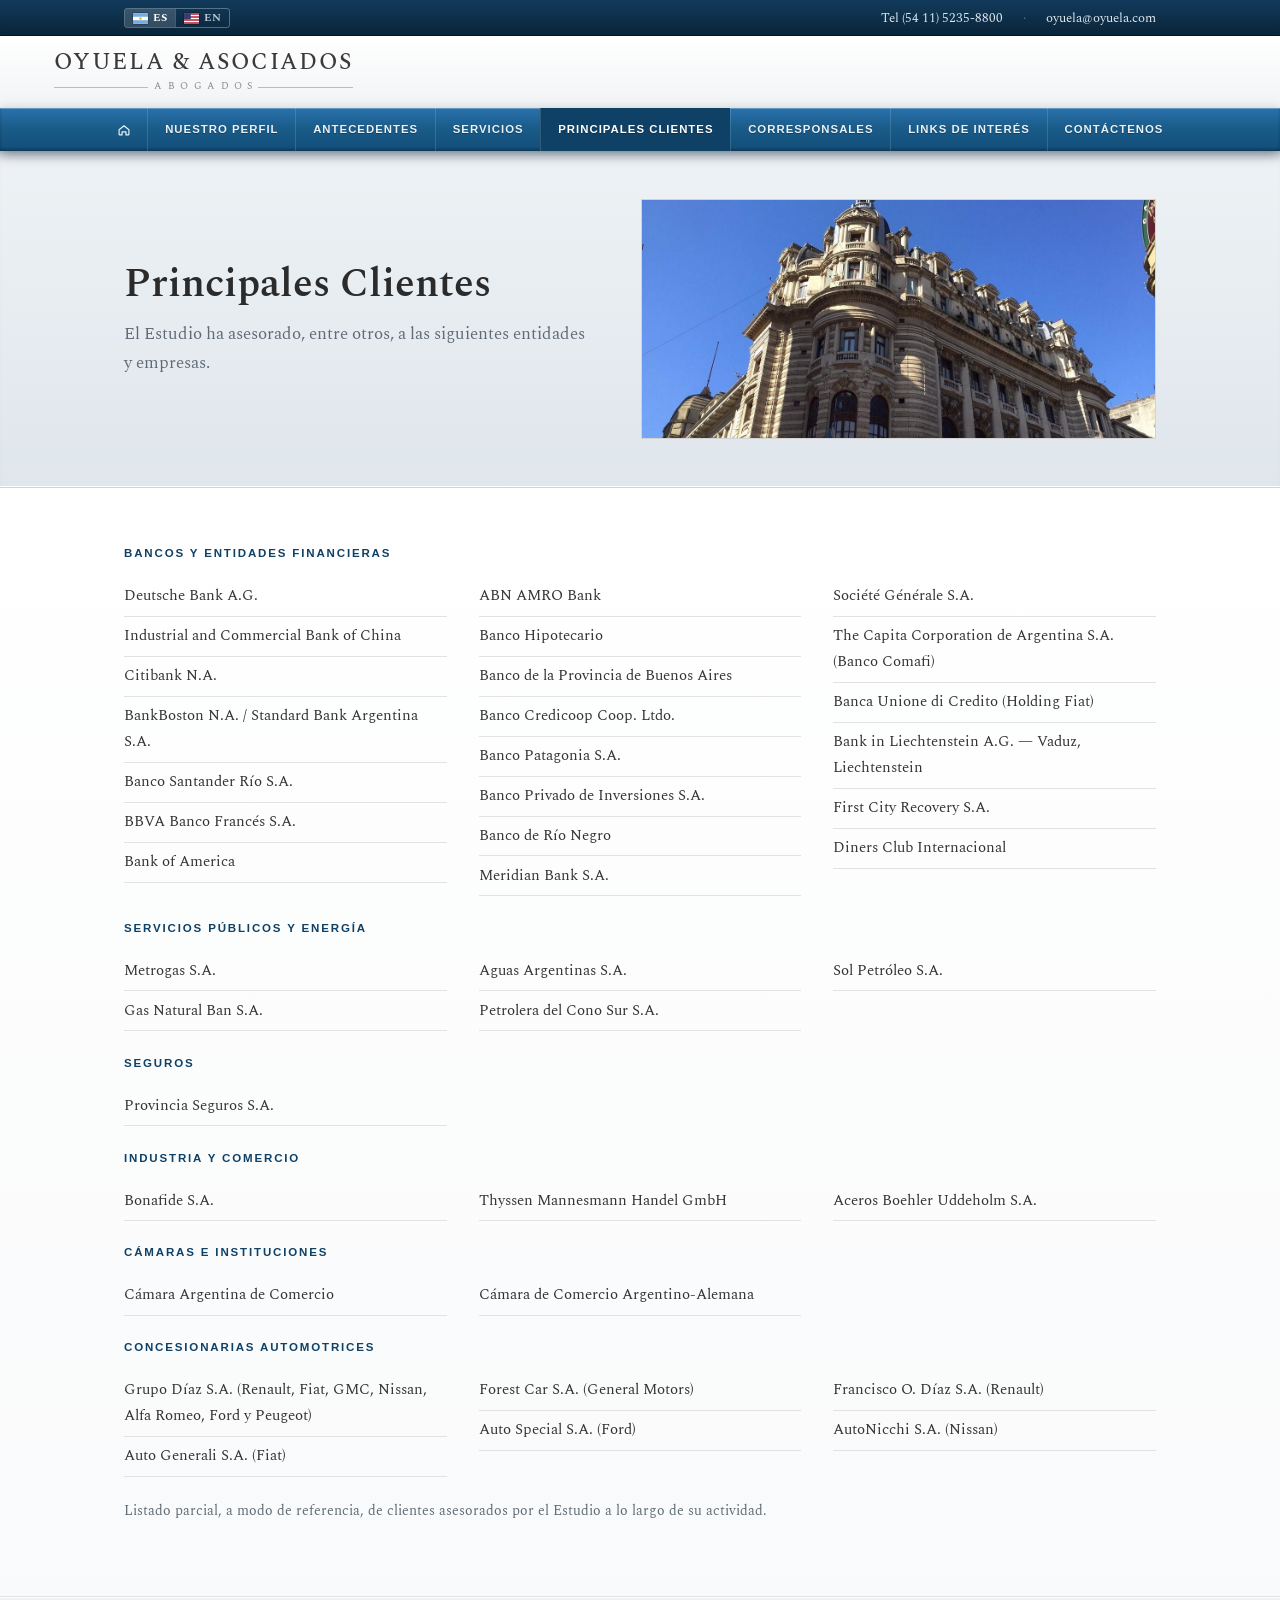
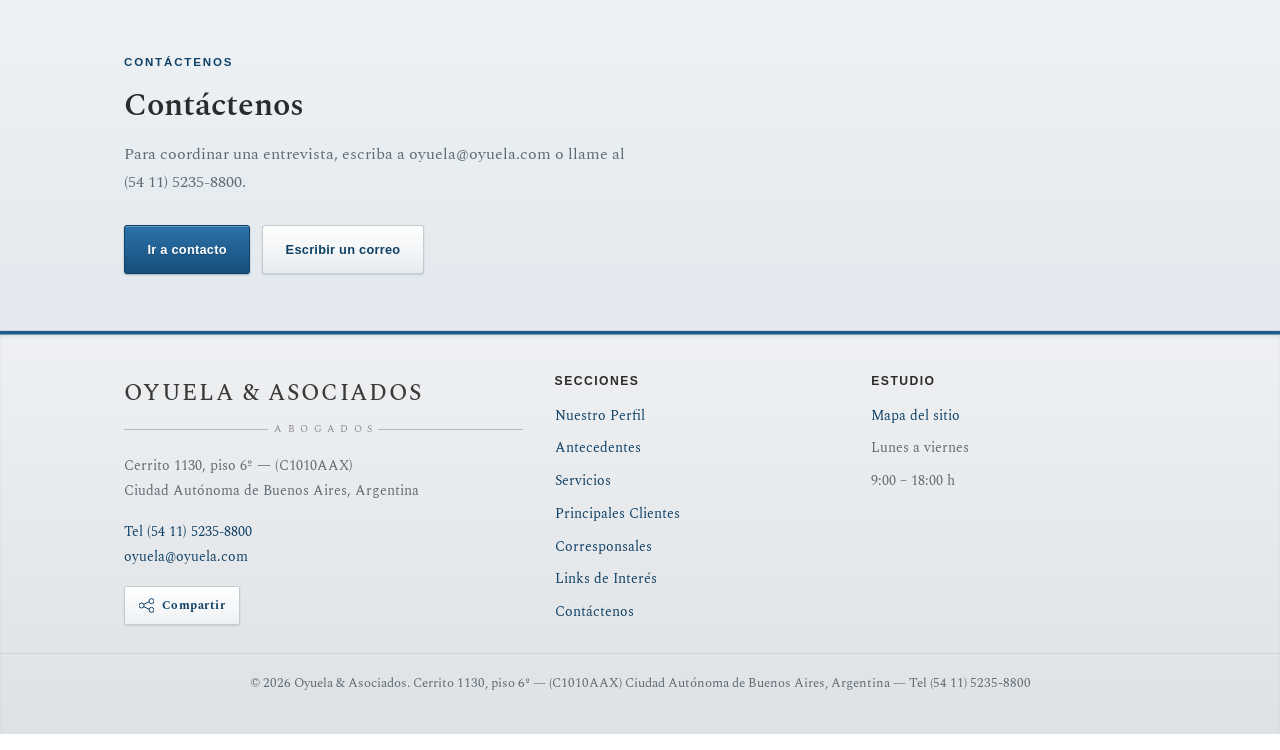
<file: clientes.html>
<!DOCTYPE html>
<html lang="es">
<head>
<meta charset="UTF-8">
<meta name="viewport" content="width=device-width, initial-scale=1">
<title data-i18n-doc="cli.doc">Principales Clientes — Oyuela &amp; Asociados</title>
<meta name="description" content="Principales clientes de Oyuela &amp; Asociados: bancos y entidades financieras, empresas de servicios públicos y energía, aseguradoras, cámaras y concesionarias automotrices.">
<link rel="canonical" href="https://borthaburutoribio.github.io/oyuela-abogados/clientes.html">
<meta name="robots" content="index,follow">
<meta property="og:type" content="website">
<meta property="og:title" content="Principales Clientes — Oyuela &amp; Asociados">
<meta property="og:description" content="Bancos, empresas de servicios públicos, aseguradoras, cámaras y concesionarias automotrices.">
<meta property="og:locale" content="es_AR">
<meta property="og:url" content="https://borthaburutoribio.github.io/oyuela-abogados/clientes.html">
<link rel="icon" href="assets/img/favicon.svg" type="image/svg+xml">
<link rel="preconnect" href="https://fonts.googleapis.com">
<link rel="preconnect" href="https://fonts.gstatic.com" crossorigin>
<link rel="stylesheet" href="https://fonts.googleapis.com/css2?family=Spectral:wght@400;500;600;700&display=swap">
<link rel="stylesheet" href="styles.css?v=13">
</head>
<body>
<a class="skip-link" href="#main" data-i18n="common.skip">Saltar al contenido</a>

<div class="topbar">
  <div class="wrap">
    <span class="lang-switch" role="group" aria-label="Idioma / Language"><button type="button" data-lang="es" aria-pressed="true" aria-label="Español"><svg viewBox="0 0 20 14" aria-hidden="true"><rect width="20" height="14" fill="#fff"/><rect width="20" height="4.7" fill="#74acdf"/><rect y="9.3" width="20" height="4.7" fill="#74acdf"/><circle cx="10" cy="7" r="1.7" fill="#f6b40e"/></svg>ES</button><button type="button" data-lang="en" aria-pressed="false" aria-label="English"><svg viewBox="0 0 20 14" aria-hidden="true"><rect width="20" height="14" fill="#fff"/><rect width="20" height="2" fill="#b22234"/><rect y="4" width="20" height="2" fill="#b22234"/><rect y="8" width="20" height="2" fill="#b22234"/><rect y="12" width="20" height="2" fill="#b22234"/><rect width="9" height="8" fill="#3c3b6e"/></svg>EN</button></span>
    <span class="topbar__spacer"></span>
    <a href="tel:+541152358800">Tel (54 11) 5235-8800</a>
    <span class="topbar__sep">·</span>
    <a href="mailto:oyuela@oyuela.com">oyuela@oyuela.com</a>
  </div>
</div>

<header class="site-header">
  <div class="wrap site-header__row">
    <a class="brand" href="index.html" aria-label="Oyuela &amp; Asociados, inicio">
      <span class="brand__name">Oyuela &amp; Asociados</span>
      <span class="brand__kicker"><i>Abogados</i></span>
    </a>
    <button class="nav-toggle" aria-expanded="false" aria-controls="menu" aria-label="Abrir menú" data-i18n-aria="common.menu.open"><span></span></button>
  </div>

  <nav class="primary-nav" id="menu" aria-label="Principal">
    <div class="wrap">
      <ul>
        <li class="nav-home"><a href="index.html" aria-label="Inicio" data-i18n-aria="nav.home"><svg viewBox="0 0 20 20" width="14" height="14" aria-hidden="true" fill="none" stroke="currentColor" stroke-width="1.7" stroke-linejoin="round"><path d="M3 9.7 10 4l7 5.7V16a1 1 0 0 1-1 1h-3.2v-4.2H7.2V17H4a1 1 0 0 1-1-1z"/></svg></a></li>
        <li><a href="perfil.html" data-i18n="nav.perfil">Nuestro Perfil</a></li>
        <li><a href="antecedentes.html" data-i18n="nav.antecedentes">Antecedentes</a></li>
        <li><a href="servicios.html" data-i18n="nav.servicios">Servicios</a></li>
        <li><a href="clientes.html" aria-current="page" data-i18n="nav.clientes">Principales Clientes</a></li>
        <li><a href="corresponsales.html" data-i18n="nav.corresponsales">Corresponsales</a></li>
        <li><a href="links.html" data-i18n="nav.links">Links de Interés</a></li>
        <li><a href="contacto.html" data-i18n="nav.contacto">Contáctenos</a></li>
      </ul>
    </div>
  </nav>
</header>

<main id="main">

  <section class="hero">
    <div class="wrap">
      <div class="hero__text">
      <h1 data-i18n="cli.hero.h1">Principales Clientes</h1>
      <p class="hero__sub" data-i18n="cli.hero.sub">El Estudio ha asesorado, entre otros, a las siguientes entidades y empresas.</p>
      </div>
      <figure class="hero__figure"><img src="assets/img/centro-naval.jpg" width="1200" height="620" alt="Edificio del Centro Naval, Ciudad de Buenos Aires" loading="lazy"></figure>
    </div>
  </section>

  <section class="section">
    <div class="wrap stack">

      <div>
        <p class="section__eyebrow" data-i18n="cli.g1">Bancos y entidades financieras</p>
        <ul class="client-cols">
          <li>Deutsche Bank A.G.</li>
          <li>Industrial and Commercial Bank of China</li>
          <li>Citibank N.A.</li>
          <li>BankBoston N.A. / Standard Bank Argentina S.A.</li>
          <li>Banco Santander Río S.A.</li>
          <li>BBVA Banco Francés S.A.</li>
          <li>Bank of America</li>
          <li>ABN AMRO Bank</li>
          <li>Banco Hipotecario</li>
          <li>Banco de la Provincia de Buenos Aires</li>
          <li>Banco Credicoop Coop. Ltdo.</li>
          <li>Banco Patagonia S.A.</li>
          <li>Banco Privado de Inversiones S.A.</li>
          <li>Banco de Río Negro</li>
          <li>Meridian Bank S.A.</li>
          <li>Société Générale S.A.</li>
          <li>The Capita Corporation de Argentina S.A. (Banco Comafi)</li>
          <li>Banca Unione di Credito (Holding Fiat)</li>
          <li>Bank in Liechtenstein A.G. — Vaduz, Liechtenstein</li>
          <li>First City Recovery S.A.</li>
          <li>Diners Club Internacional</li>
        </ul>
      </div>

      <div>
        <p class="section__eyebrow" data-i18n="cli.g2">Servicios públicos y energía</p>
        <ul class="client-cols">
          <li>Metrogas S.A.</li>
          <li>Gas Natural Ban S.A.</li>
          <li>Aguas Argentinas S.A.</li>
          <li>Petrolera del Cono Sur S.A.</li>
          <li>Sol Petróleo S.A.</li>
        </ul>
      </div>

      <div>
        <p class="section__eyebrow" data-i18n="cli.g3">Seguros</p>
        <ul class="client-cols">
          <li>Provincia Seguros S.A.</li>
        </ul>
      </div>

      <div>
        <p class="section__eyebrow" data-i18n="cli.g4">Industria y comercio</p>
        <ul class="client-cols">
          <li>Bonafide S.A.</li>
          <li>Thyssen Mannesmann Handel GmbH</li>
          <li>Aceros Boehler Uddeholm S.A.</li>
        </ul>
      </div>

      <div>
        <p class="section__eyebrow" data-i18n="cli.g5">Cámaras e instituciones</p>
        <ul class="client-cols">
          <li>Cámara Argentina de Comercio</li>
          <li>Cámara de Comercio Argentino-Alemana</li>
        </ul>
      </div>

      <div>
        <p class="section__eyebrow" data-i18n="cli.g6">Concesionarias automotrices</p>
        <ul class="client-cols">
          <li>Grupo Díaz S.A. (Renault, Fiat, GMC, Nissan, Alfa Romeo, Ford y Peugeot)</li>
          <li>Auto Generali S.A. (Fiat)</li>
          <li>Forest Car S.A. (General Motors)</li>
          <li>Auto Special S.A. (Ford)</li>
          <li>Francisco O. Díaz S.A. (Renault)</li>
          <li>AutoNicchi S.A. (Nissan)</li>
        </ul>
      </div>

      <p style="color:var(--ink-soft);font-size:.9rem" data-i18n="cli.note">Listado parcial, a modo de referencia, de clientes asesorados por el Estudio a lo largo de su actividad.</p>
    </div>
  </section>

  <section class="section section--band">
    <div class="wrap">
      <p class="section__eyebrow" data-i18n="cta.eyebrow">Contáctenos</p>
      <h2 class="section__title" data-i18n="cta.title">Contáctenos</h2>
      <p class="section__lead" data-i18n="cta.lead">Para coordinar una entrevista, escriba a oyuela@oyuela.com o llame al (54 11) 5235-8800.</p>
      <div class="hero__actions">
        <a class="btn" href="contacto.html" data-i18n="cta.btn_ir">Ir a contacto</a>
        <a class="btn btn--ghost" href="mailto:oyuela@oyuela.com" data-i18n="cta.btn_mail">Escribir un correo</a>
      </div>
    </div>
  </section>

</main>

<footer class="site-footer">
  <div class="wrap">
    <div>
      <span class="brand__name">Oyuela &amp; Asociados</span>
      <span class="brand__kicker"><i>Abogados</i></span>
      <p style="margin-top:1rem" data-i18n-html="footer.addr">Cerrito 1130, piso 6º — (C1010AAX)<br>Ciudad Autónoma de Buenos Aires, Argentina</p>
      <p><a href="tel:+541152358800">Tel (54 11) 5235-8800</a><br><a href="mailto:oyuela@oyuela.com">oyuela@oyuela.com</a></p>
      <button class="share-btn" type="button" data-share>
        <svg width="15" height="15" viewBox="0 0 24 24" fill="none" aria-hidden="true"><path d="M8 12a4 4 0 1 1-8 0 4 4 0 0 1 8 0Zm16-7a4 4 0 1 1-8 0 4 4 0 0 1 8 0Zm0 14a4 4 0 1 1-8 0 4 4 0 0 1 8 0Z" stroke="currentColor" stroke-width="1.6"/><path d="m8 10 8-4M8 14l8 4" stroke="currentColor" stroke-width="1.6"/></svg>
        <span data-i18n="common.share">Compartir</span>
      </button>
    </div>
    <div>
      <h4 data-i18n="footer.secciones">Secciones</h4>
      <ul>
        <li><a href="perfil.html" data-i18n="nav.perfil">Nuestro Perfil</a></li>
        <li><a href="antecedentes.html" data-i18n="nav.antecedentes">Antecedentes</a></li>
        <li><a href="servicios.html" data-i18n="nav.servicios">Servicios</a></li>
        <li><a href="clientes.html" data-i18n="nav.clientes">Principales Clientes</a></li>
        <li><a href="corresponsales.html" data-i18n="nav.corresponsales">Corresponsales</a></li>
        <li><a href="links.html" data-i18n="nav.links">Links de Interés</a></li>
        <li><a href="contacto.html" data-i18n="nav.contacto">Contáctenos</a></li>
      </ul>
    </div>
    <div>
      <h4 data-i18n="footer.estudio">Estudio</h4>
      <ul>
        <li><a href="mapa-del-sitio.html" data-i18n="footer.mapa">Mapa del sitio</a></li>
        <li data-i18n="footer.weekdays">Lunes a viernes</li>
        <li data-i18n="footer.hours">9:00 – 18:00 h</li>
      </ul>
    </div>
  </div>
  <p class="footer-legal" data-i18n-html="footer.legal">© <span data-year>2026</span> Oyuela &amp; Asociados. Cerrito 1130, piso 6º — (C1010AAX) Ciudad Autónoma de Buenos Aires, Argentina — Tel (54 11) 5235-8800</p>
</footer>

<nav class="mobile-cta" aria-label="Acciones rápidas">
  <a href="tel:+541152358800" data-i18n="common.call">Llamar</a>
  <a class="is-alt" href="mailto:oyuela.com" data-i18n="common.write">Escribir</a>
</nav>

<script src="i18n.js?v=13"></script>
<script src="script.js?v=13"></script>
</body>
</html>
</file>
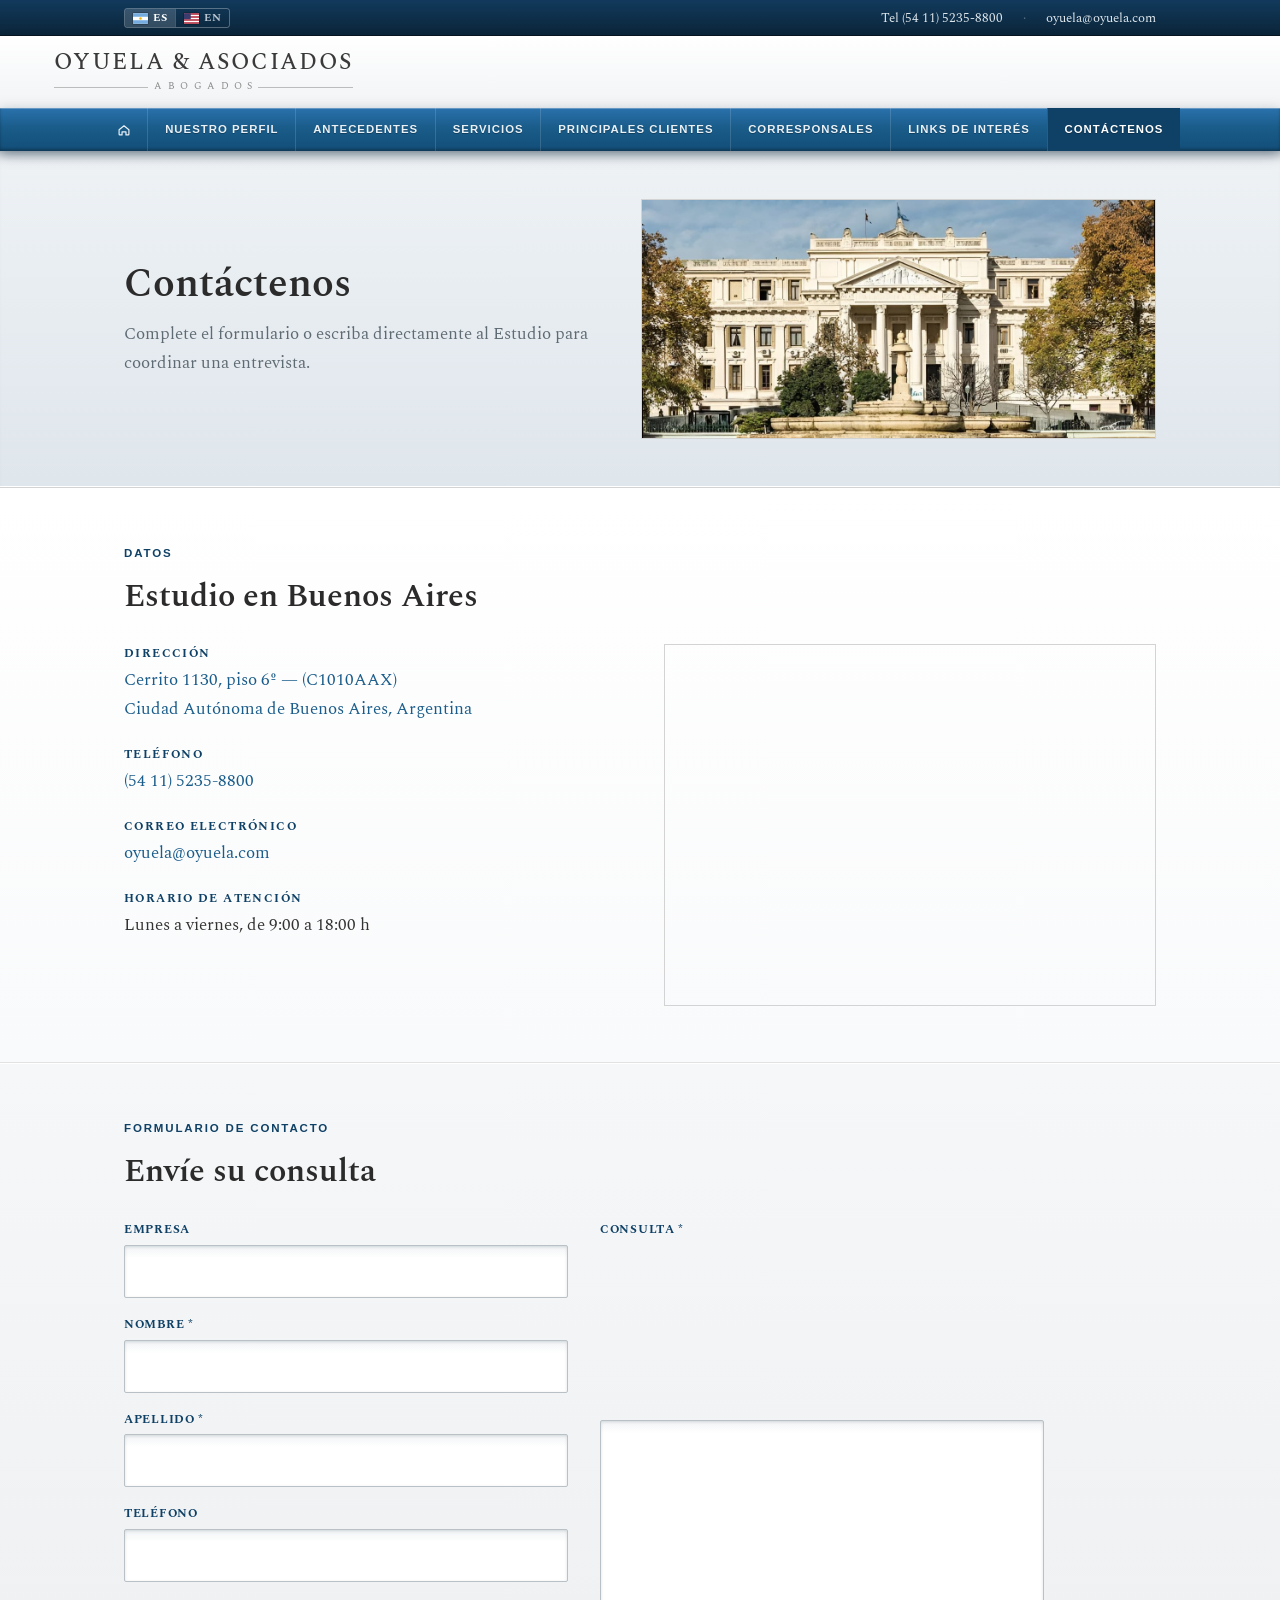
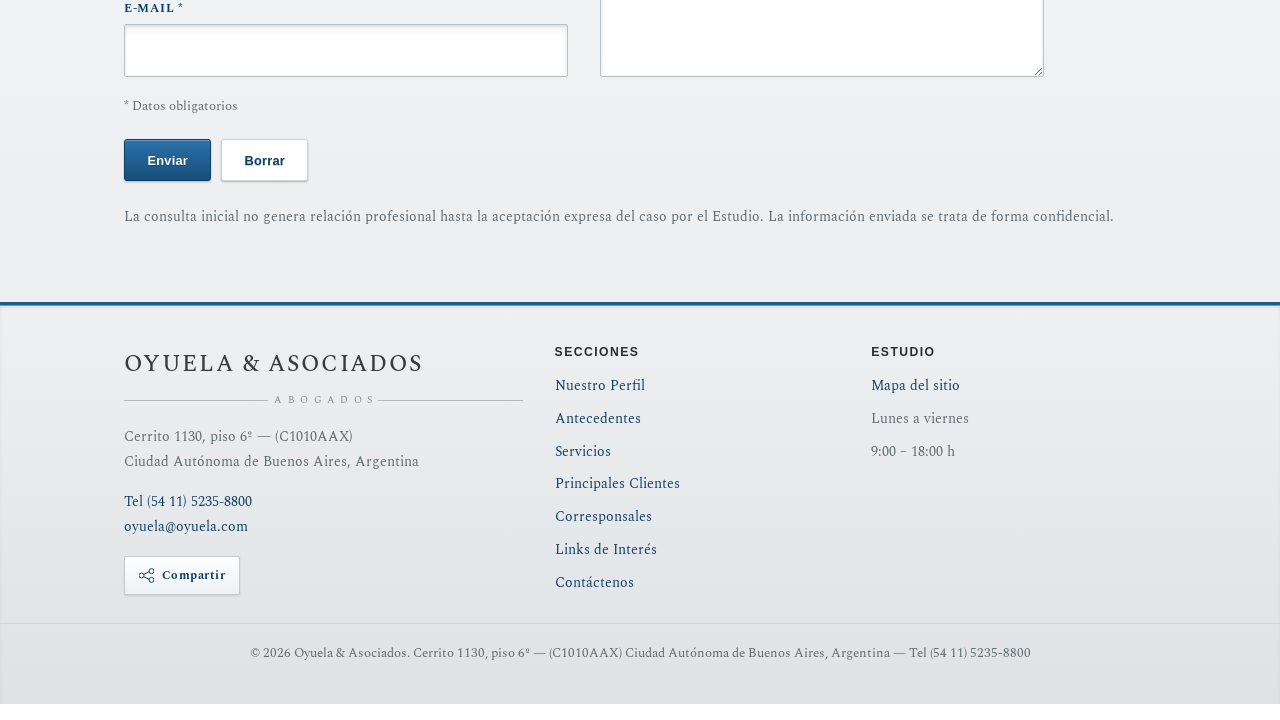
<file: contacto.html>
<!DOCTYPE html>
<html lang="es">
<head>
<meta charset="UTF-8">
<meta name="viewport" content="width=device-width, initial-scale=1">
<title data-i18n-doc="cont.doc">Contacto — Cerrito 1130, Buenos Aires | Oyuela &amp; Asociados</title>
<meta name="description" content="Contacto de Oyuela &amp; Asociados: Cerrito 1130, piso 6º, Ciudad Autónoma de Buenos Aires. Tel (54 11) 5235-8800. Correo oyuela@oyuela.com.">
<link rel="canonical" href="https://borthaburutoribio.github.io/oyuela-abogados/contacto.html">
<meta name="robots" content="index,follow">
<meta property="og:type" content="website">
<meta property="og:title" content="Contacto | Oyuela &amp; Asociados">
<meta property="og:description" content="Cerrito 1130, piso 6º, Buenos Aires. Tel (54 11) 5235-8800.">
<meta property="og:locale" content="es_AR">
<meta property="og:url" content="https://borthaburutoribio.github.io/oyuela-abogados/contacto.html">
<link rel="icon" href="assets/img/favicon.svg" type="image/svg+xml">
<link rel="preconnect" href="https://fonts.googleapis.com">
<link rel="preconnect" href="https://fonts.gstatic.com" crossorigin>
<link rel="stylesheet" href="https://fonts.googleapis.com/css2?family=Spectral:wght@500;600;700&display=swap">
<link rel="stylesheet" href="styles.css?v=13">
<script type="application/ld+json">
{
  "@context": "https://schema.org",
  "@type": "LegalService",
  "name": "Oyuela & Asociados",
  "url": "https://borthaburutoribio.github.io/oyuela-abogados/",
  "email": "oyuela@oyuela.com",
  "telephone": "+54-11-5235-8800",
  "address": {
    "@type": "PostalAddress",
    "streetAddress": "Cerrito 1130, Piso 6º",
    "postalCode": "C1010AAX",
    "addressLocality": "Ciudad Autónoma de Buenos Aires",
    "addressCountry": "AR"
  },
  "openingHoursSpecification": {
    "@type": "OpeningHoursSpecification",
    "dayOfWeek": ["Monday","Tuesday","Wednesday","Thursday","Friday"],
    "opens": "09:00",
    "closes": "18:00"
  }
}
</script>
</head>
<body>
<a class="skip-link" href="#main" data-i18n="common.skip">Saltar al contenido</a>

<div class="topbar">
  <div class="wrap">
    <span class="lang-switch" role="group" aria-label="Idioma / Language"><button type="button" data-lang="es" aria-pressed="true" aria-label="Español"><svg viewBox="0 0 20 14" aria-hidden="true"><rect width="20" height="14" fill="#fff"/><rect width="20" height="4.7" fill="#74acdf"/><rect y="9.3" width="20" height="4.7" fill="#74acdf"/><circle cx="10" cy="7" r="1.7" fill="#f6b40e"/></svg>ES</button><button type="button" data-lang="en" aria-pressed="false" aria-label="English"><svg viewBox="0 0 20 14" aria-hidden="true"><rect width="20" height="14" fill="#fff"/><rect width="20" height="2" fill="#b22234"/><rect y="4" width="20" height="2" fill="#b22234"/><rect y="8" width="20" height="2" fill="#b22234"/><rect y="12" width="20" height="2" fill="#b22234"/><rect width="9" height="8" fill="#3c3b6e"/></svg>EN</button></span>
    <span class="topbar__spacer"></span>
    <a href="tel:+541152358800">Tel (54 11) 5235-8800</a>
    <span class="topbar__sep">·</span>
    <a href="mailto:oyuela@oyuela.com">oyuela@oyuela.com</a>
  </div>
</div>

<header class="site-header">
  <div class="wrap site-header__row">
    <a class="brand" href="index.html" aria-label="Oyuela &amp; Asociados, inicio">
      <span class="brand__name">Oyuela &amp; Asociados</span>
      <span class="brand__kicker"><i>Abogados</i></span>
    </a>
    <button class="nav-toggle" aria-expanded="false" aria-controls="menu" aria-label="Abrir menú" data-i18n-aria="common.menu.open"><span></span></button>
  </div>

  <nav class="primary-nav" id="menu" aria-label="Principal">
    <div class="wrap">
      <ul>
        <li class="nav-home"><a href="index.html" aria-label="Inicio" data-i18n-aria="nav.home"><svg viewBox="0 0 20 20" width="14" height="14" aria-hidden="true" fill="none" stroke="currentColor" stroke-width="1.7" stroke-linejoin="round"><path d="M3 9.7 10 4l7 5.7V16a1 1 0 0 1-1 1h-3.2v-4.2H7.2V17H4a1 1 0 0 1-1-1z"/></svg></a></li>
        <li><a href="perfil.html" data-i18n="nav.perfil">Nuestro Perfil</a></li>
        <li><a href="antecedentes.html" data-i18n="nav.antecedentes">Antecedentes</a></li>
        <li><a href="servicios.html" data-i18n="nav.servicios">Servicios</a></li>
        <li><a href="clientes.html" data-i18n="nav.clientes">Principales Clientes</a></li>
        <li><a href="corresponsales.html" data-i18n="nav.corresponsales">Corresponsales</a></li>
        <li><a href="links.html" data-i18n="nav.links">Links de Interés</a></li>
        <li><a href="contacto.html" aria-current="page" data-i18n="nav.contacto">Contáctenos</a></li>
      </ul>
    </div>
  </nav>
</header>

<main id="main">

  <section class="hero">
    <div class="wrap">
      <div class="hero__text">
      <h1 data-i18n="cont.hero.h1">Contáctenos</h1>
      <p class="hero__sub" data-i18n="cont.hero.sub">Complete el formulario o escriba directamente al Estudio para coordinar una entrevista.</p>
      </div>
      <figure class="hero__figure"><img src="assets/img/palacio-justicia-fuente.jpg" width="1200" height="620" alt="Palacio de Justicia y su fuente, Ciudad de Buenos Aires" loading="lazy"></figure>
    </div>
  </section>

  <section class="section">
    <div class="wrap">
      <p class="section__eyebrow" data-i18n="cont.datos.eyebrow">Datos</p>
      <h2 class="section__title" data-i18n="cont.datos.title">Estudio en Buenos Aires</h2>
      <div class="contact-grid mt-2">
        <ul class="contact-list">
          <li>
            <span class="lbl" data-i18n="cont.lbl.dir">Dirección</span>
            <a href="https://www.google.com/maps/search/?api=1&amp;query=Cerrito%201130%2C%20Buenos%20Aires" target="_blank" rel="noopener"><span data-i18n-html="cont.addr">Cerrito 1130, piso 6º — (C1010AAX)<br>Ciudad Autónoma de Buenos Aires, Argentina</span></a>
          </li>
          <li>
            <span class="lbl" data-i18n="cont.lbl.tel">Teléfono</span>
            <a href="tel:+541152358800">(54 11) 5235-8800</a>
          </li>
          <li>
            <span class="lbl" data-i18n="cont.lbl.mail">Correo electrónico</span>
            <a href="mailto:oyuela@oyuela.com">oyuela@oyuela.com</a>
          </li>
          <li>
            <span class="lbl" data-i18n="cont.lbl.hor">Horario de atención</span>
            <span data-i18n="cont.hours_val">Lunes a viernes, de 9:00 a 18:00 h</span>
          </li>
        </ul>
        <div class="map-embed">
          <iframe
            title="Mapa: Cerrito 1130, Ciudad Autónoma de Buenos Aires"
            src="https://www.google.com/maps?q=Cerrito%201130%2C%20Buenos%20Aires%2C%20Argentina&output=embed"
            loading="lazy" referrerpolicy="no-referrer-when-downgrade"></iframe>
        </div>
      </div>
    </div>
  </section>

  <section class="section section--mist" id="formulario">
    <div class="wrap">
      <p class="section__eyebrow" data-i18n="cont.form.eyebrow">Formulario de contacto</p>
      <h2 class="section__title" data-i18n="cont.form.title">Envíe su consulta</h2>

      <div class="form__ok" id="form-ok" data-i18n="cont.form.ok">Gracias por su consulta. El Estudio se pondrá en contacto a la brevedad.</div>

      <form class="form form--wide mt-2" action="https://formsubmit.co/oyuela@oyuela.com" method="POST">
        <input type="hidden" name="_subject" value="Consulta desde el sitio — Oyuela &amp; Asociados">
        <input type="hidden" name="_template" value="table">
        <input type="hidden" name="_next" value="https://borthaburutoribio.github.io/oyuela-abogados/contacto.html?ok=1#formulario">
        <input type="text" name="_honey" class="form__hp" tabindex="-1" autocomplete="off" aria-hidden="true">

        <div class="form__fields">
          <div class="form__row">
            <label for="f-empresa" data-i18n="cont.form.empresa">Empresa</label>
            <input type="text" id="f-empresa" name="Empresa" autocomplete="organization">
          </div>
          <div class="form__row">
            <label for="f-nombre"><span data-i18n="cont.form.nombre">Nombre</span> <span aria-hidden="true">*</span></label>
            <input type="text" id="f-nombre" name="Nombre" required autocomplete="given-name">
          </div>
          <div class="form__row">
            <label for="f-apellido"><span data-i18n="cont.form.apellido">Apellido</span> <span aria-hidden="true">*</span></label>
            <input type="text" id="f-apellido" name="Apellido" required autocomplete="family-name">
          </div>
          <div class="form__row">
            <label for="f-telefono" data-i18n="cont.form.telefono">Teléfono</label>
            <input type="tel" id="f-telefono" name="Teléfono" autocomplete="tel">
          </div>
          <div class="form__row">
            <label for="f-email"><span data-i18n="cont.form.email">E-mail</span> <span aria-hidden="true">*</span></label>
            <input type="email" id="f-email" name="E-mail" required autocomplete="email">
          </div>
        </div>

        <div class="form__row form__row--msg">
          <label for="f-consulta"><span data-i18n="cont.form.consulta">Consulta</span> <span aria-hidden="true">*</span></label>
          <textarea id="f-consulta" name="Consulta" required></textarea>
        </div>

        <p class="form__req" data-i18n="cont.form.req">* Datos obligatorios</p>
        <div class="form__actions">
          <button type="submit" class="btn" data-i18n="cont.form.enviar">Enviar</button>
          <button type="reset" class="btn" data-i18n="cont.form.borrar">Borrar</button>
        </div>
      </form>

      <p style="margin-top:1.5rem;color:var(--ink-soft);font-size:.9rem" data-i18n="cont.form.note">La consulta inicial no genera relación profesional hasta la aceptación expresa del caso por el Estudio. La información enviada se trata de forma confidencial.</p>
    </div>
  </section>

</main>

<footer class="site-footer">
  <div class="wrap">
    <div>
      <span class="brand__name">Oyuela &amp; Asociados</span>
      <span class="brand__kicker"><i>Abogados</i></span>
      <p style="margin-top:1rem" data-i18n-html="footer.addr">Cerrito 1130, piso 6º — (C1010AAX)<br>Ciudad Autónoma de Buenos Aires, Argentina</p>
      <p><a href="tel:+541152358800">Tel (54 11) 5235-8800</a><br><a href="mailto:oyuela@oyuela.com">oyuela@oyuela.com</a></p>
      <button class="share-btn" type="button" data-share>
        <svg width="15" height="15" viewBox="0 0 24 24" fill="none" aria-hidden="true"><path d="M8 12a4 4 0 1 1-8 0 4 4 0 0 1 8 0Zm16-7a4 4 0 1 1-8 0 4 4 0 0 1 8 0Zm0 14a4 4 0 1 1-8 0 4 4 0 0 1 8 0Z" stroke="currentColor" stroke-width="1.6"/><path d="m8 10 8-4M8 14l8 4" stroke="currentColor" stroke-width="1.6"/></svg>
        <span data-i18n="common.share">Compartir</span>
      </button>
    </div>
    <div>
      <h4 data-i18n="footer.secciones">Secciones</h4>
      <ul>
        <li><a href="perfil.html" data-i18n="nav.perfil">Nuestro Perfil</a></li>
        <li><a href="antecedentes.html" data-i18n="nav.antecedentes">Antecedentes</a></li>
        <li><a href="servicios.html" data-i18n="nav.servicios">Servicios</a></li>
        <li><a href="clientes.html" data-i18n="nav.clientes">Principales Clientes</a></li>
        <li><a href="corresponsales.html" data-i18n="nav.corresponsales">Corresponsales</a></li>
        <li><a href="links.html" data-i18n="nav.links">Links de Interés</a></li>
        <li><a href="contacto.html" data-i18n="nav.contacto">Contáctenos</a></li>
      </ul>
    </div>
    <div>
      <h4 data-i18n="footer.estudio">Estudio</h4>
      <ul>
        <li><a href="mapa-del-sitio.html" data-i18n="footer.mapa">Mapa del sitio</a></li>
        <li data-i18n="footer.weekdays">Lunes a viernes</li>
        <li data-i18n="footer.hours">9:00 – 18:00 h</li>
      </ul>
    </div>
  </div>
  <p class="footer-legal" data-i18n-html="footer.legal">© <span data-year>2026</span> Oyuela &amp; Asociados. Cerrito 1130, piso 6º — (C1010AAX) Ciudad Autónoma de Buenos Aires, Argentina — Tel (54 11) 5235-8800</p>
</footer>

<nav class="mobile-cta" aria-label="Acciones rápidas">
  <a href="tel:+541152358800" data-i18n="common.call">Llamar</a>
  <a class="is-alt" href="mailto:oyuela.com" data-i18n="common.write">Escribir</a>
</nav>

<script src="i18n.js?v=13"></script>
<script src="script.js?v=13"></script>
</body>
</html>
</file>
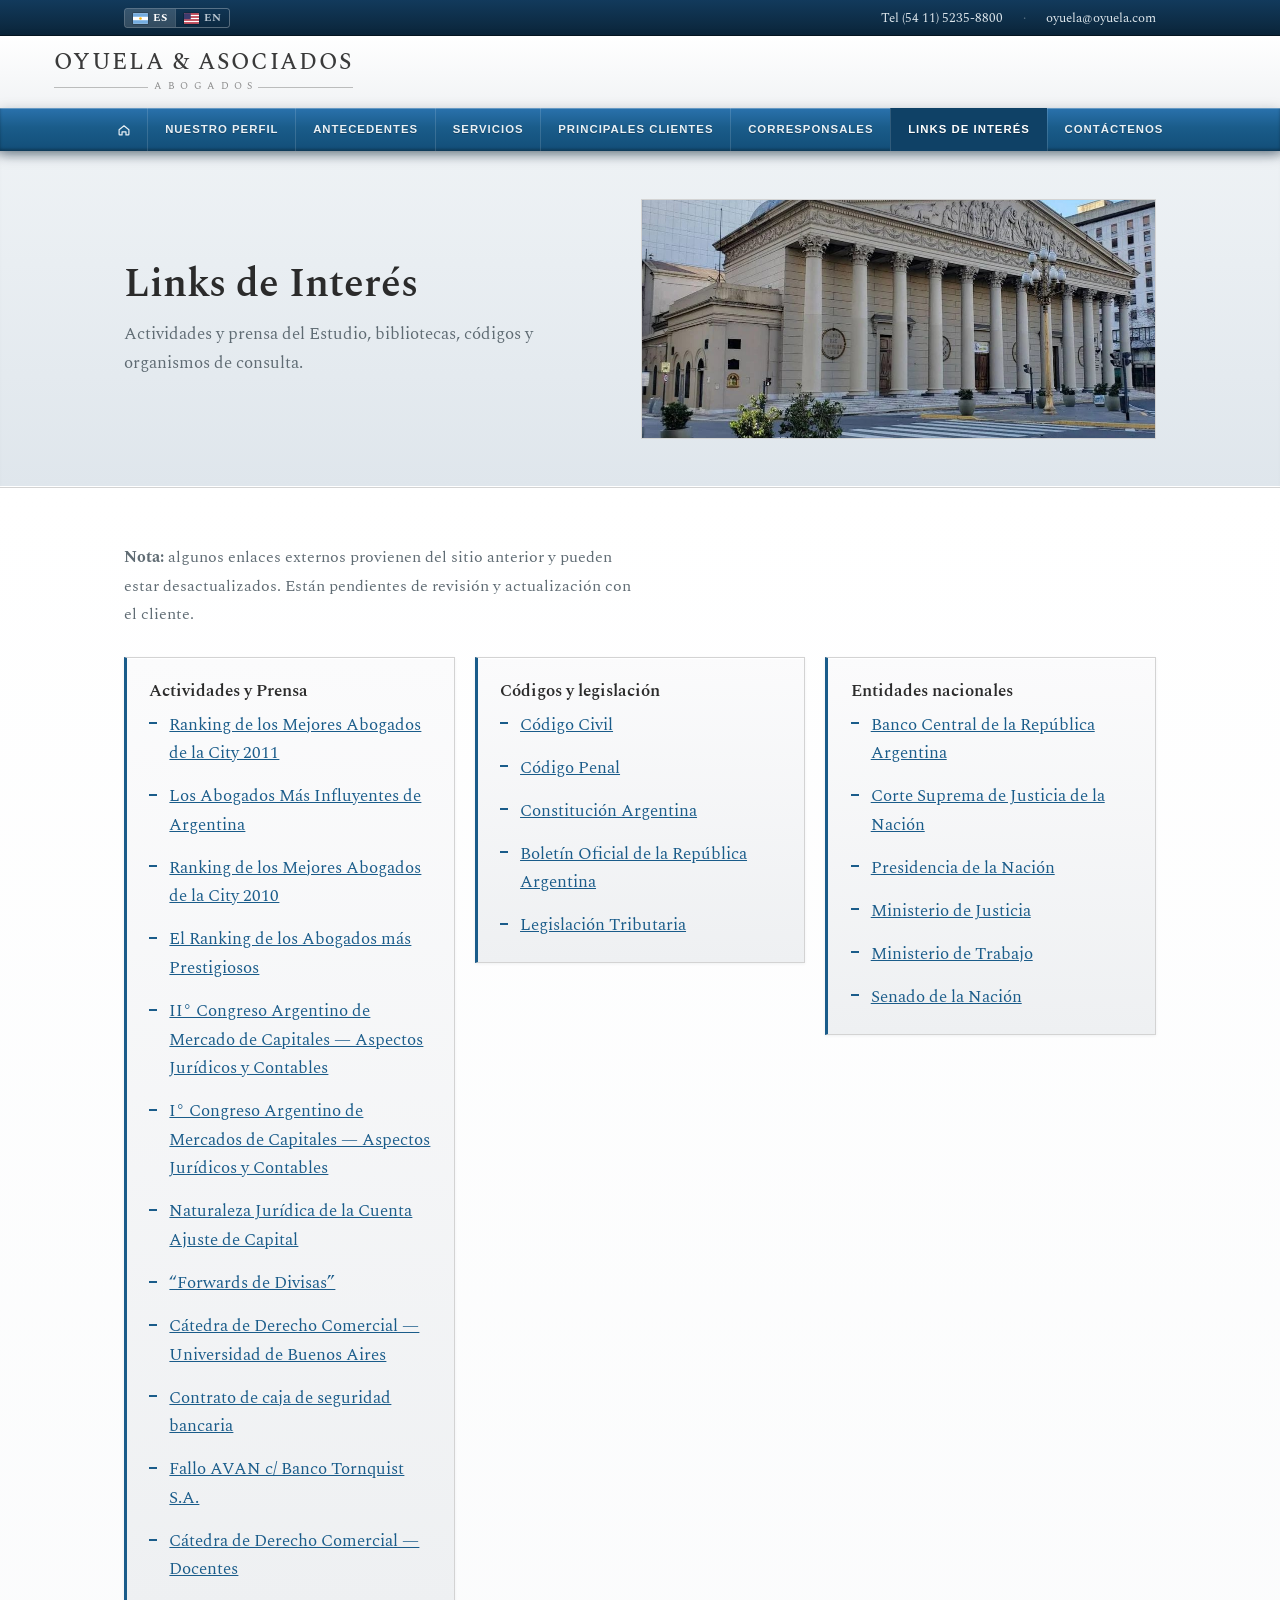
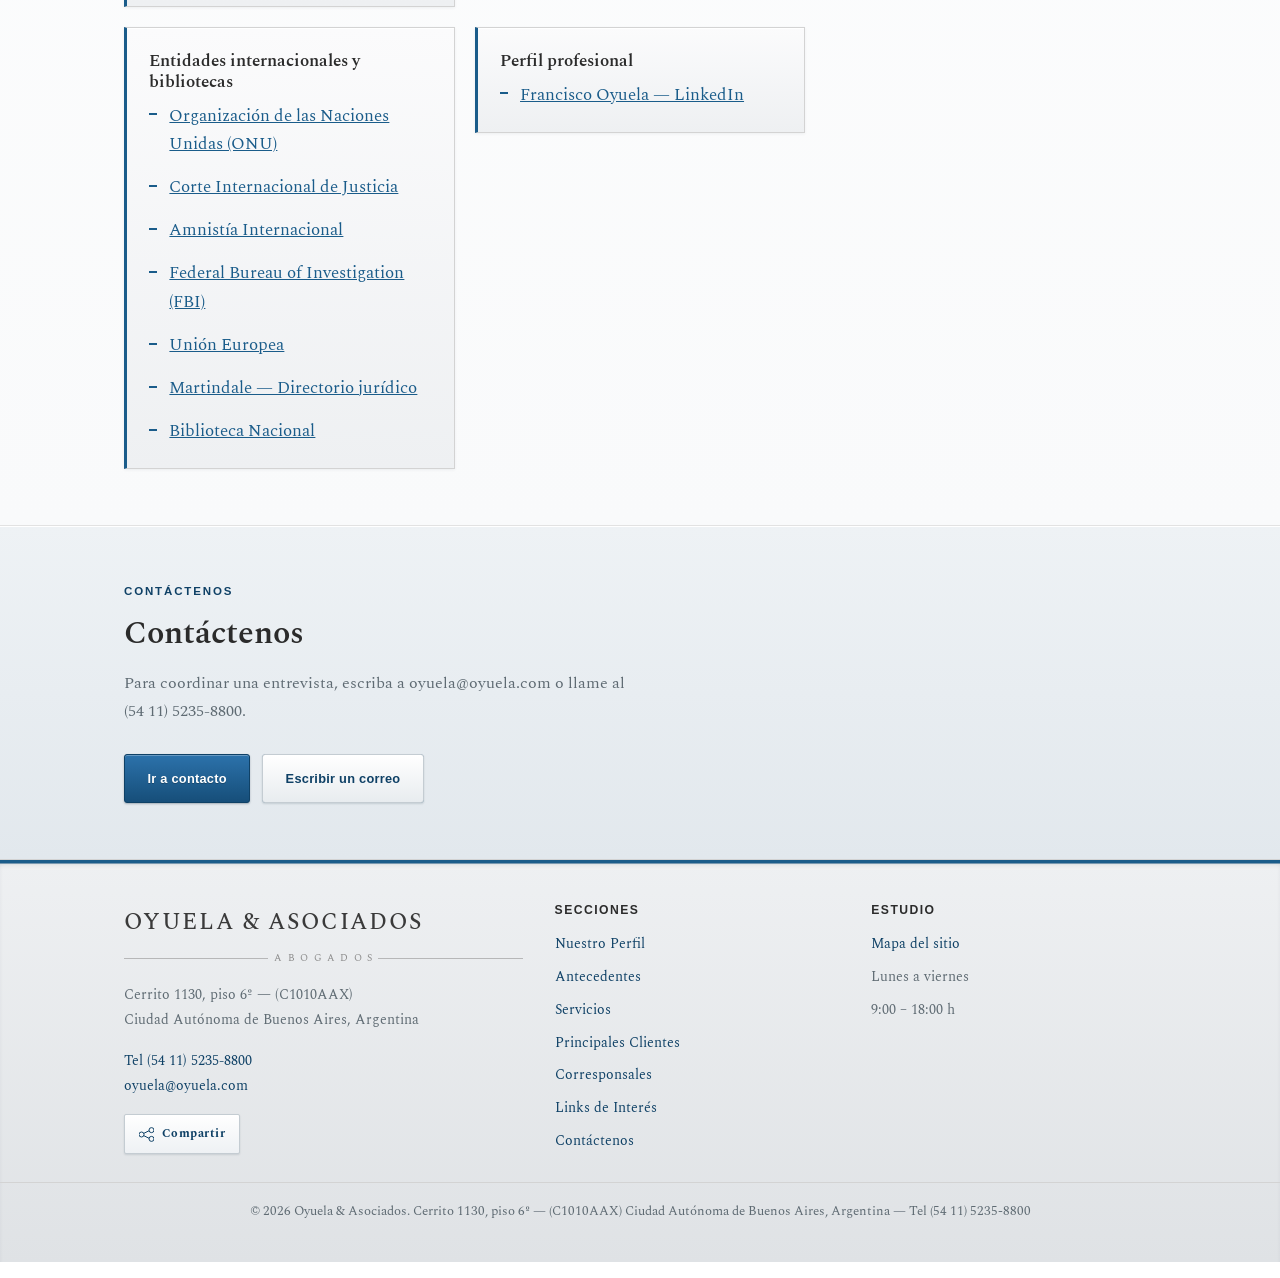
<file: links.html>
<!DOCTYPE html>
<html lang="es">
<head>
<meta charset="UTF-8">
<meta name="viewport" content="width=device-width, initial-scale=1">
<title data-i18n-doc="links.doc">Links de Interés — Oyuela &amp; Asociados</title>
<meta name="description" content="Enlaces de interés seleccionados por Oyuela &amp; Asociados: actividades y prensa, bibliotecas, códigos, entidades nacionales e internacionales y legislación.">
<link rel="canonical" href="https://borthaburutoribio.github.io/oyuela-abogados/links.html">
<meta name="robots" content="index,follow">
<meta property="og:type" content="website">
<meta property="og:title" content="Links de Interés — Oyuela &amp; Asociados">
<meta property="og:description" content="Enlaces a actividades y prensa, bibliotecas, códigos y entidades nacionales e internacionales.">
<meta property="og:locale" content="es_AR">
<meta property="og:url" content="https://borthaburutoribio.github.io/oyuela-abogados/links.html">
<link rel="icon" href="assets/img/favicon.svg" type="image/svg+xml">
<link rel="preconnect" href="https://fonts.googleapis.com">
<link rel="preconnect" href="https://fonts.gstatic.com" crossorigin>
<link rel="stylesheet" href="https://fonts.googleapis.com/css2?family=Spectral:wght@400;500;600;700&display=swap">
<link rel="stylesheet" href="styles.css?v=13">
</head>
<body>
<a class="skip-link" href="#main" data-i18n="common.skip">Saltar al contenido</a>

<div class="topbar">
  <div class="wrap">
    <span class="lang-switch" role="group" aria-label="Idioma / Language"><button type="button" data-lang="es" aria-pressed="true" aria-label="Español"><svg viewBox="0 0 20 14" aria-hidden="true"><rect width="20" height="14" fill="#fff"/><rect width="20" height="4.7" fill="#74acdf"/><rect y="9.3" width="20" height="4.7" fill="#74acdf"/><circle cx="10" cy="7" r="1.7" fill="#f6b40e"/></svg>ES</button><button type="button" data-lang="en" aria-pressed="false" aria-label="English"><svg viewBox="0 0 20 14" aria-hidden="true"><rect width="20" height="14" fill="#fff"/><rect width="20" height="2" fill="#b22234"/><rect y="4" width="20" height="2" fill="#b22234"/><rect y="8" width="20" height="2" fill="#b22234"/><rect y="12" width="20" height="2" fill="#b22234"/><rect width="9" height="8" fill="#3c3b6e"/></svg>EN</button></span>
    <span class="topbar__spacer"></span>
    <a href="tel:+541152358800">Tel (54 11) 5235-8800</a>
    <span class="topbar__sep">·</span>
    <a href="mailto:oyuela@oyuela.com">oyuela@oyuela.com</a>
  </div>
</div>

<header class="site-header">
  <div class="wrap site-header__row">
    <a class="brand" href="index.html" aria-label="Oyuela &amp; Asociados, inicio">
      <span class="brand__name">Oyuela &amp; Asociados</span>
      <span class="brand__kicker"><i>Abogados</i></span>
    </a>
    <button class="nav-toggle" aria-expanded="false" aria-controls="menu" aria-label="Abrir menú" data-i18n-aria="common.menu.open"><span></span></button>
  </div>

  <nav class="primary-nav" id="menu" aria-label="Principal">
    <div class="wrap">
      <ul>
        <li class="nav-home"><a href="index.html" aria-label="Inicio" data-i18n-aria="nav.home"><svg viewBox="0 0 20 20" width="14" height="14" aria-hidden="true" fill="none" stroke="currentColor" stroke-width="1.7" stroke-linejoin="round"><path d="M3 9.7 10 4l7 5.7V16a1 1 0 0 1-1 1h-3.2v-4.2H7.2V17H4a1 1 0 0 1-1-1z"/></svg></a></li>
        <li><a href="perfil.html" data-i18n="nav.perfil">Nuestro Perfil</a></li>
        <li><a href="antecedentes.html" data-i18n="nav.antecedentes">Antecedentes</a></li>
        <li><a href="servicios.html" data-i18n="nav.servicios">Servicios</a></li>
        <li><a href="clientes.html" data-i18n="nav.clientes">Principales Clientes</a></li>
        <li><a href="corresponsales.html" data-i18n="nav.corresponsales">Corresponsales</a></li>
        <li><a href="links.html" aria-current="page" data-i18n="nav.links">Links de Interés</a></li>
        <li><a href="contacto.html" data-i18n="nav.contacto">Contáctenos</a></li>
      </ul>
    </div>
  </nav>
</header>

<main id="main">

  <section class="hero">
    <div class="wrap">
      <div class="hero__text">
      <h1 data-i18n="links.hero.h1">Links de Interés</h1>
      <p class="hero__sub" data-i18n="links.hero.sub">Actividades y prensa del Estudio, bibliotecas, códigos y organismos de consulta.</p>
      </div>
      <figure class="hero__figure"><img src="assets/img/catedral-metropolitana.jpg" width="1024" height="529" alt="Catedral Metropolitana de Buenos Aires" loading="lazy"></figure>
    </div>
  </section>

  <section class="section">
    <div class="wrap">
      <p class="section__lead" style="color:var(--ink-soft)" data-i18n-html="links.note"><strong>Nota:</strong> algunos enlaces externos provienen del sitio anterior y pueden estar desactualizados. Están pendientes de revisión y actualización con el cliente.</p>

      <div class="grid grid--2 mt-2" style="align-items:start">

        <div class="aside-card">
          <h3 data-i18n="links.g1">Actividades y Prensa</h3>
          <ul class="feature-list">
            <li><a href="http://www.abogados.com.ar/ranking-de-los-mejores-abogados-de-la-city-/8495" target="_blank" rel="noopener">Ranking de los Mejores Abogados de la City 2011</a></li>
            <li><a href="http://www.abogados.com.ar/los-abogados-mas-influyentes-de-argentina/8577" target="_blank" rel="noopener">Los Abogados Más Influyentes de Argentina</a></li>
            <li><a href="http://www.abogados.com.ar/ranking-de-los-mejores-abogados-de-la-city-/6345" target="_blank" rel="noopener">Ranking de los Mejores Abogados de la City 2010</a></li>
            <li><a href="http://www.abogados.com.ar/el-ranking-de-los-abogados-ms-prestigiosos/1404" target="_blank" rel="noopener">El Ranking de los Abogados más Prestigiosos</a></li>
            <li><a href="http://www.ucema.edu.ar/congreso/autoridades.php" target="_blank" rel="noopener">II° Congreso Argentino de Mercado de Capitales — Aspectos Jurídicos y Contables</a></li>
            <li><a href="http://www.ucema.edu.ar/congreso/congreso2008.html" target="_blank" rel="noopener">I° Congreso Argentino de Mercados de Capitales — Aspectos Jurídicos y Contables</a></li>
            <li><a href="http://catedra-piaggi.com.ar/biblio/biblio12.html" target="_blank" rel="noopener">Naturaleza Jurídica de la Cuenta Ajuste de Capital</a></li>
            <li><a href="http://catedra-piaggi.com.ar/biblio/biblio27.html" target="_blank" rel="noopener">“Forwards de Divisas”</a></li>
            <li><a href="http://catedra-piaggi.com.ar/info10cronograma.html" target="_blank" rel="noopener">Cátedra de Derecho Comercial — Universidad de Buenos Aires</a></li>
            <li><a href="http://catedra-piaggi.com.ar/biblio/biblio4.html" target="_blank" rel="noopener">Contrato de caja de seguridad bancaria</a></li>
            <li><a href="http://www.cpacf.org.ar/doctrinasinstitutos/derecho%20bancario/francisco%20oyuela.pdf" target="_blank" rel="noopener">Fallo AVAN c/ Banco Tornquist S.A.</a></li>
            <li><a href="http://catedra-piaggi.com.ar/docentes/oyuela.html" target="_blank" rel="noopener">Cátedra de Derecho Comercial — Docentes</a></li>
          </ul>
        </div>

        <div class="aside-card">
          <h3 data-i18n="links.g2">Códigos y legislación</h3>
          <ul class="feature-list">
            <li><a href="http://www.codigos.com.ar/" target="_blank" rel="noopener">Código Civil</a></li>
            <li><a href="http://www.codigos.com.ar/" target="_blank" rel="noopener">Código Penal</a></li>
            <li><a href="http://www.codigos.com.ar/" target="_blank" rel="noopener">Constitución Argentina</a></li>
            <li><a href="https://www.boletinoficial.gob.ar/" target="_blank" rel="noopener">Boletín Oficial de la República Argentina</a></li>
            <li><a href="http://www.dae.com.ar/" target="_blank" rel="noopener">Legislación Tributaria</a></li>
          </ul>
        </div>

        <div class="aside-card">
          <h3 data-i18n="links.g3">Entidades nacionales</h3>
          <ul class="feature-list">
            <li><a href="https://www.bcra.gob.ar/" target="_blank" rel="noopener">Banco Central de la República Argentina</a></li>
            <li><a href="https://www.csjn.gov.ar/" target="_blank" rel="noopener">Corte Suprema de Justicia de la Nación</a></li>
            <li><a href="https://www.argentina.gob.ar/" target="_blank" rel="noopener">Presidencia de la Nación</a></li>
            <li><a href="https://www.argentina.gob.ar/justicia" target="_blank" rel="noopener">Ministerio de Justicia</a></li>
            <li><a href="https://www.argentina.gob.ar/trabajo" target="_blank" rel="noopener">Ministerio de Trabajo</a></li>
            <li><a href="https://www.senado.gob.ar/" target="_blank" rel="noopener">Senado de la Nación</a></li>
          </ul>
        </div>

        <div class="aside-card">
          <h3 data-i18n="links.g4">Entidades internacionales y bibliotecas</h3>
          <ul class="feature-list">
            <li><a href="https://www.un.org/" target="_blank" rel="noopener">Organización de las Naciones Unidas (ONU)</a></li>
            <li><a href="https://www.icj-cij.org/" target="_blank" rel="noopener">Corte Internacional de Justicia</a></li>
            <li><a href="https://www.amnesty.org/" target="_blank" rel="noopener">Amnistía Internacional</a></li>
            <li><a href="https://www.fbi.gov/" target="_blank" rel="noopener">Federal Bureau of Investigation (FBI)</a></li>
            <li><a href="https://european-union.europa.eu/" target="_blank" rel="noopener">Unión Europea</a></li>
            <li><a href="https://www.martindale.com/" target="_blank" rel="noopener">Martindale — Directorio jurídico</a></li>
            <li><a href="https://www.bn.gov.ar/" target="_blank" rel="noopener">Biblioteca Nacional</a></li>
          </ul>
        </div>

        <div class="aside-card">
          <h3 data-i18n="links.g5">Perfil profesional</h3>
          <ul class="feature-list">
            <li><a href="http://ar.linkedin.com/pub/francisco-oyuela/4a/65b/b66" target="_blank" rel="noopener">Francisco Oyuela — LinkedIn</a></li>
          </ul>
        </div>

      </div>
    </div>
  </section>

  <section class="section section--band">
    <div class="wrap">
      <p class="section__eyebrow" data-i18n="cta.eyebrow">Contáctenos</p>
      <h2 class="section__title" data-i18n="cta.title">Contáctenos</h2>
      <p class="section__lead" data-i18n="cta.lead">Para coordinar una entrevista, escriba a oyuela@oyuela.com o llame al (54 11) 5235-8800.</p>
      <div class="hero__actions">
        <a class="btn" href="contacto.html" data-i18n="cta.btn_ir">Ir a contacto</a>
        <a class="btn btn--ghost" href="mailto:oyuela@oyuela.com" data-i18n="cta.btn_mail">Escribir un correo</a>
      </div>
    </div>
  </section>

</main>

<footer class="site-footer">
  <div class="wrap">
    <div>
      <span class="brand__name">Oyuela &amp; Asociados</span>
      <span class="brand__kicker"><i>Abogados</i></span>
      <p style="margin-top:1rem" data-i18n-html="footer.addr">Cerrito 1130, piso 6º — (C1010AAX)<br>Ciudad Autónoma de Buenos Aires, Argentina</p>
      <p><a href="tel:+541152358800">Tel (54 11) 5235-8800</a><br><a href="mailto:oyuela@oyuela.com">oyuela@oyuela.com</a></p>
      <button class="share-btn" type="button" data-share>
        <svg width="15" height="15" viewBox="0 0 24 24" fill="none" aria-hidden="true"><path d="M8 12a4 4 0 1 1-8 0 4 4 0 0 1 8 0Zm16-7a4 4 0 1 1-8 0 4 4 0 0 1 8 0Zm0 14a4 4 0 1 1-8 0 4 4 0 0 1 8 0Z" stroke="currentColor" stroke-width="1.6"/><path d="m8 10 8-4M8 14l8 4" stroke="currentColor" stroke-width="1.6"/></svg>
        <span data-i18n="common.share">Compartir</span>
      </button>
    </div>
    <div>
      <h4 data-i18n="footer.secciones">Secciones</h4>
      <ul>
        <li><a href="perfil.html" data-i18n="nav.perfil">Nuestro Perfil</a></li>
        <li><a href="antecedentes.html" data-i18n="nav.antecedentes">Antecedentes</a></li>
        <li><a href="servicios.html" data-i18n="nav.servicios">Servicios</a></li>
        <li><a href="clientes.html" data-i18n="nav.clientes">Principales Clientes</a></li>
        <li><a href="corresponsales.html" data-i18n="nav.corresponsales">Corresponsales</a></li>
        <li><a href="links.html" data-i18n="nav.links">Links de Interés</a></li>
        <li><a href="contacto.html" data-i18n="nav.contacto">Contáctenos</a></li>
      </ul>
    </div>
    <div>
      <h4 data-i18n="footer.estudio">Estudio</h4>
      <ul>
        <li><a href="mapa-del-sitio.html" data-i18n="footer.mapa">Mapa del sitio</a></li>
        <li data-i18n="footer.weekdays">Lunes a viernes</li>
        <li data-i18n="footer.hours">9:00 – 18:00 h</li>
      </ul>
    </div>
  </div>
  <p class="footer-legal" data-i18n-html="footer.legal">© <span data-year>2026</span> Oyuela &amp; Asociados. Cerrito 1130, piso 6º — (C1010AAX) Ciudad Autónoma de Buenos Aires, Argentina — Tel (54 11) 5235-8800</p>
</footer>

<nav class="mobile-cta" aria-label="Acciones rápidas">
  <a href="tel:+541152358800" data-i18n="common.call">Llamar</a>
  <a class="is-alt" href="mailto:oyuela.com" data-i18n="common.write">Escribir</a>
</nav>

<script src="i18n.js?v=13"></script>
<script src="script.js?v=13"></script>
</body>
</html>
</file>
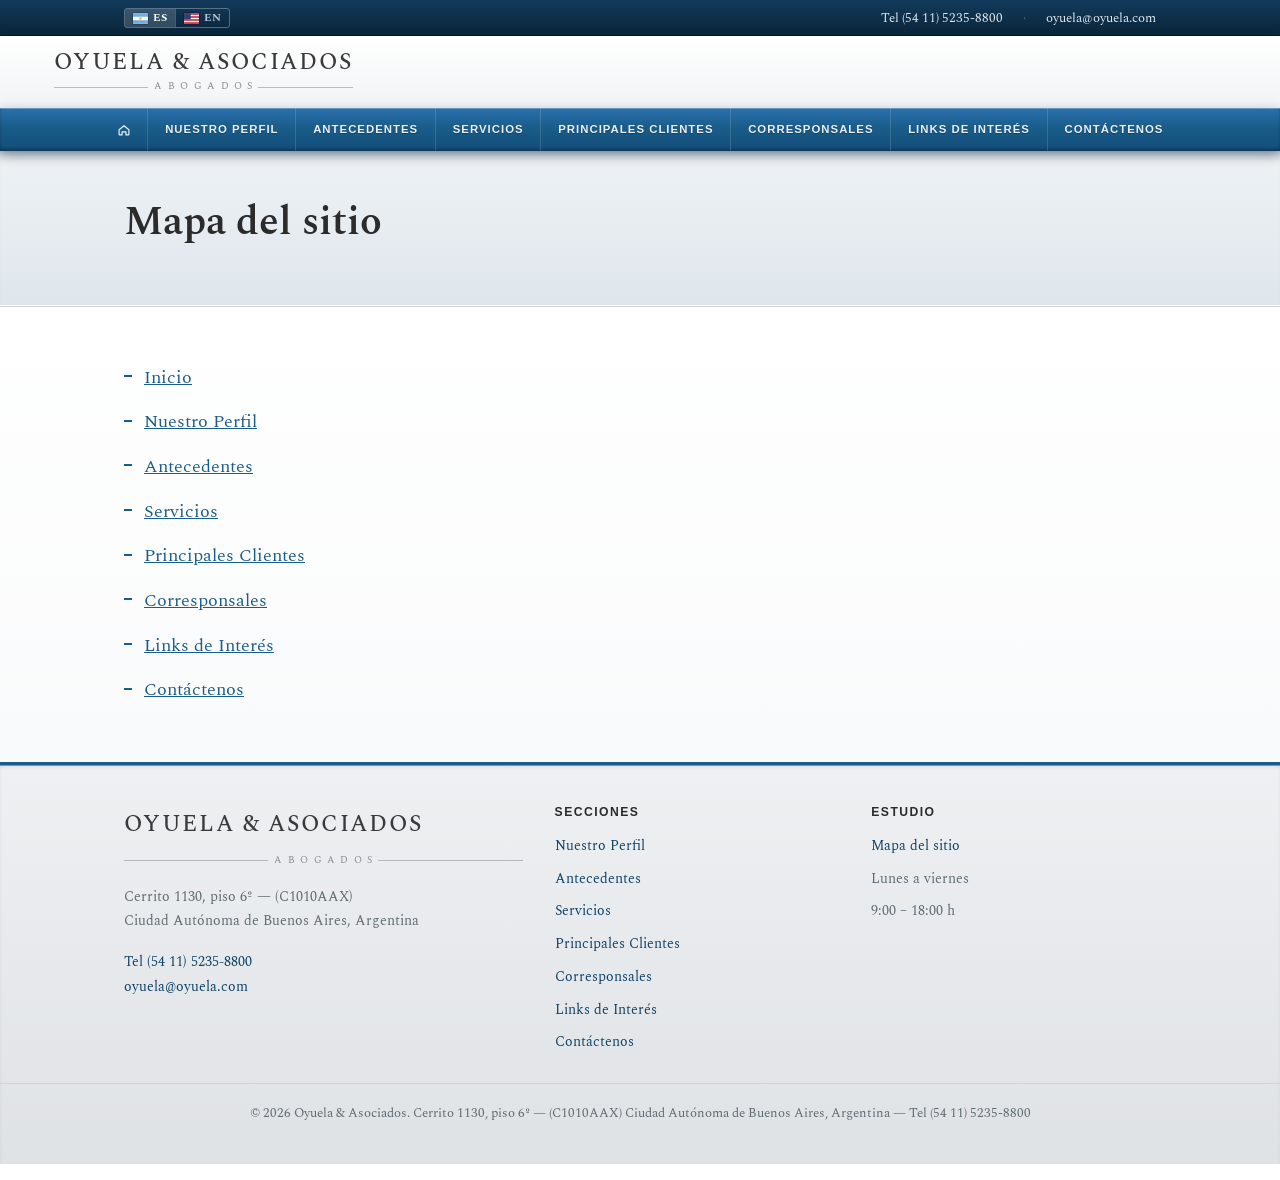
<file: mapa-del-sitio.html>
<!DOCTYPE html>
<html lang="es">
<head>
<meta charset="UTF-8">
<meta name="viewport" content="width=device-width, initial-scale=1">
<title data-i18n-doc="mapa.doc">Mapa del sitio — Oyuela &amp; Asociados</title>
<meta name="description" content="Mapa del sitio de Oyuela &amp; Asociados: índice de todas las secciones del sitio.">
<link rel="canonical" href="https://borthaburutoribio.github.io/oyuela-abogados/mapa-del-sitio.html">
<meta name="robots" content="index,follow">
<meta property="og:type" content="website">
<meta property="og:title" content="Mapa del sitio — Oyuela &amp; Asociados">
<meta property="og:locale" content="es_AR">
<meta property="og:url" content="https://borthaburutoribio.github.io/oyuela-abogados/mapa-del-sitio.html">
<link rel="icon" href="assets/img/favicon.svg" type="image/svg+xml">
<link rel="preconnect" href="https://fonts.googleapis.com">
<link rel="preconnect" href="https://fonts.gstatic.com" crossorigin>
<link rel="stylesheet" href="https://fonts.googleapis.com/css2?family=Spectral:wght@400;500;600;700&display=swap">
<link rel="stylesheet" href="styles.css?v=13">
</head>
<body>
<a class="skip-link" href="#main" data-i18n="common.skip">Saltar al contenido</a>

<div class="topbar">
  <div class="wrap">
    <span class="lang-switch" role="group" aria-label="Idioma / Language"><button type="button" data-lang="es" aria-pressed="true" aria-label="Español"><svg viewBox="0 0 20 14" aria-hidden="true"><rect width="20" height="14" fill="#fff"/><rect width="20" height="4.7" fill="#74acdf"/><rect y="9.3" width="20" height="4.7" fill="#74acdf"/><circle cx="10" cy="7" r="1.7" fill="#f6b40e"/></svg>ES</button><button type="button" data-lang="en" aria-pressed="false" aria-label="English"><svg viewBox="0 0 20 14" aria-hidden="true"><rect width="20" height="14" fill="#fff"/><rect width="20" height="2" fill="#b22234"/><rect y="4" width="20" height="2" fill="#b22234"/><rect y="8" width="20" height="2" fill="#b22234"/><rect y="12" width="20" height="2" fill="#b22234"/><rect width="9" height="8" fill="#3c3b6e"/></svg>EN</button></span>
    <span class="topbar__spacer"></span>
    <a href="tel:+541152358800">Tel (54 11) 5235-8800</a>
    <span class="topbar__sep">·</span>
    <a href="mailto:oyuela@oyuela.com">oyuela@oyuela.com</a>
  </div>
</div>

<header class="site-header">
  <div class="wrap site-header__row">
    <a class="brand" href="index.html" aria-label="Oyuela &amp; Asociados, inicio">
      <span class="brand__name">Oyuela &amp; Asociados</span>
      <span class="brand__kicker"><i>Abogados</i></span>
    </a>
    <button class="nav-toggle" aria-expanded="false" aria-controls="menu" aria-label="Abrir menú" data-i18n-aria="common.menu.open"><span></span></button>
  </div>

  <nav class="primary-nav" id="menu" aria-label="Principal">
    <div class="wrap">
      <ul>
        <li class="nav-home"><a href="index.html" aria-label="Inicio" data-i18n-aria="nav.home"><svg viewBox="0 0 20 20" width="14" height="14" aria-hidden="true" fill="none" stroke="currentColor" stroke-width="1.7" stroke-linejoin="round"><path d="M3 9.7 10 4l7 5.7V16a1 1 0 0 1-1 1h-3.2v-4.2H7.2V17H4a1 1 0 0 1-1-1z"/></svg></a></li>
        <li><a href="perfil.html" data-i18n="nav.perfil">Nuestro Perfil</a></li>
        <li><a href="antecedentes.html" data-i18n="nav.antecedentes">Antecedentes</a></li>
        <li><a href="servicios.html" data-i18n="nav.servicios">Servicios</a></li>
        <li><a href="clientes.html" data-i18n="nav.clientes">Principales Clientes</a></li>
        <li><a href="corresponsales.html" data-i18n="nav.corresponsales">Corresponsales</a></li>
        <li><a href="links.html" data-i18n="nav.links">Links de Interés</a></li>
        <li><a href="contacto.html" data-i18n="nav.contacto">Contáctenos</a></li>
      </ul>
    </div>
  </nav>
</header>

<main id="main">
  <section class="hero">
    <div class="wrap">
      <div class="hero__text">
      <h1 data-i18n="mapa.hero.h1">Mapa del sitio</h1>
      </div>
    </div>
  </section>

  <section class="section">
    <div class="wrap">
      <ul class="feature-list" style="font-size:1.1rem">
        <li><a href="index.html" data-i18n="mapa.inicio">Inicio</a></li>
        <li><a href="perfil.html" data-i18n="nav.perfil">Nuestro Perfil</a></li>
        <li><a href="antecedentes.html" data-i18n="nav.antecedentes">Antecedentes</a></li>
        <li><a href="servicios.html" data-i18n="nav.servicios">Servicios</a></li>
        <li><a href="clientes.html" data-i18n="nav.clientes">Principales Clientes</a></li>
        <li><a href="corresponsales.html" data-i18n="nav.corresponsales">Corresponsales</a></li>
        <li><a href="links.html" data-i18n="nav.links">Links de Interés</a></li>
        <li><a href="contacto.html" data-i18n="nav.contacto">Contáctenos</a></li>
      </ul>
    </div>
  </section>
</main>

<footer class="site-footer">
  <div class="wrap">
    <div>
      <span class="brand__name">Oyuela &amp; Asociados</span>
      <span class="brand__kicker"><i>Abogados</i></span>
      <p style="margin-top:1rem" data-i18n-html="footer.addr">Cerrito 1130, piso 6º — (C1010AAX)<br>Ciudad Autónoma de Buenos Aires, Argentina</p>
      <p><a href="tel:+541152358800">Tel (54 11) 5235-8800</a><br><a href="mailto:oyuela@oyuela.com">oyuela@oyuela.com</a></p>
    </div>
    <div>
      <h4 data-i18n="footer.secciones">Secciones</h4>
      <ul>
        <li><a href="perfil.html" data-i18n="nav.perfil">Nuestro Perfil</a></li>
        <li><a href="antecedentes.html" data-i18n="nav.antecedentes">Antecedentes</a></li>
        <li><a href="servicios.html" data-i18n="nav.servicios">Servicios</a></li>
        <li><a href="clientes.html" data-i18n="nav.clientes">Principales Clientes</a></li>
        <li><a href="corresponsales.html" data-i18n="nav.corresponsales">Corresponsales</a></li>
        <li><a href="links.html" data-i18n="nav.links">Links de Interés</a></li>
        <li><a href="contacto.html" data-i18n="nav.contacto">Contáctenos</a></li>
      </ul>
    </div>
    <div>
      <h4 data-i18n="footer.estudio">Estudio</h4>
      <ul>
        <li><a href="mapa-del-sitio.html" data-i18n="footer.mapa">Mapa del sitio</a></li>
        <li data-i18n="footer.weekdays">Lunes a viernes</li>
        <li data-i18n="footer.hours">9:00 – 18:00 h</li>
      </ul>
    </div>
  </div>
  <p class="footer-legal" data-i18n-html="footer.legal">© <span data-year>2026</span> Oyuela &amp; Asociados. Cerrito 1130, piso 6º — (C1010AAX) Ciudad Autónoma de Buenos Aires, Argentina — Tel (54 11) 5235-8800</p>
</footer>

<nav class="mobile-cta" aria-label="Acciones rápidas">
  <a href="tel:+541152358800" data-i18n="common.call">Llamar</a>
  <a class="is-alt" href="mailto:oyuela.com" data-i18n="common.write">Escribir</a>
</nav>

<script src="i18n.js?v=13"></script>
<script src="script.js?v=13"></script>
</body>
</html>
</file>
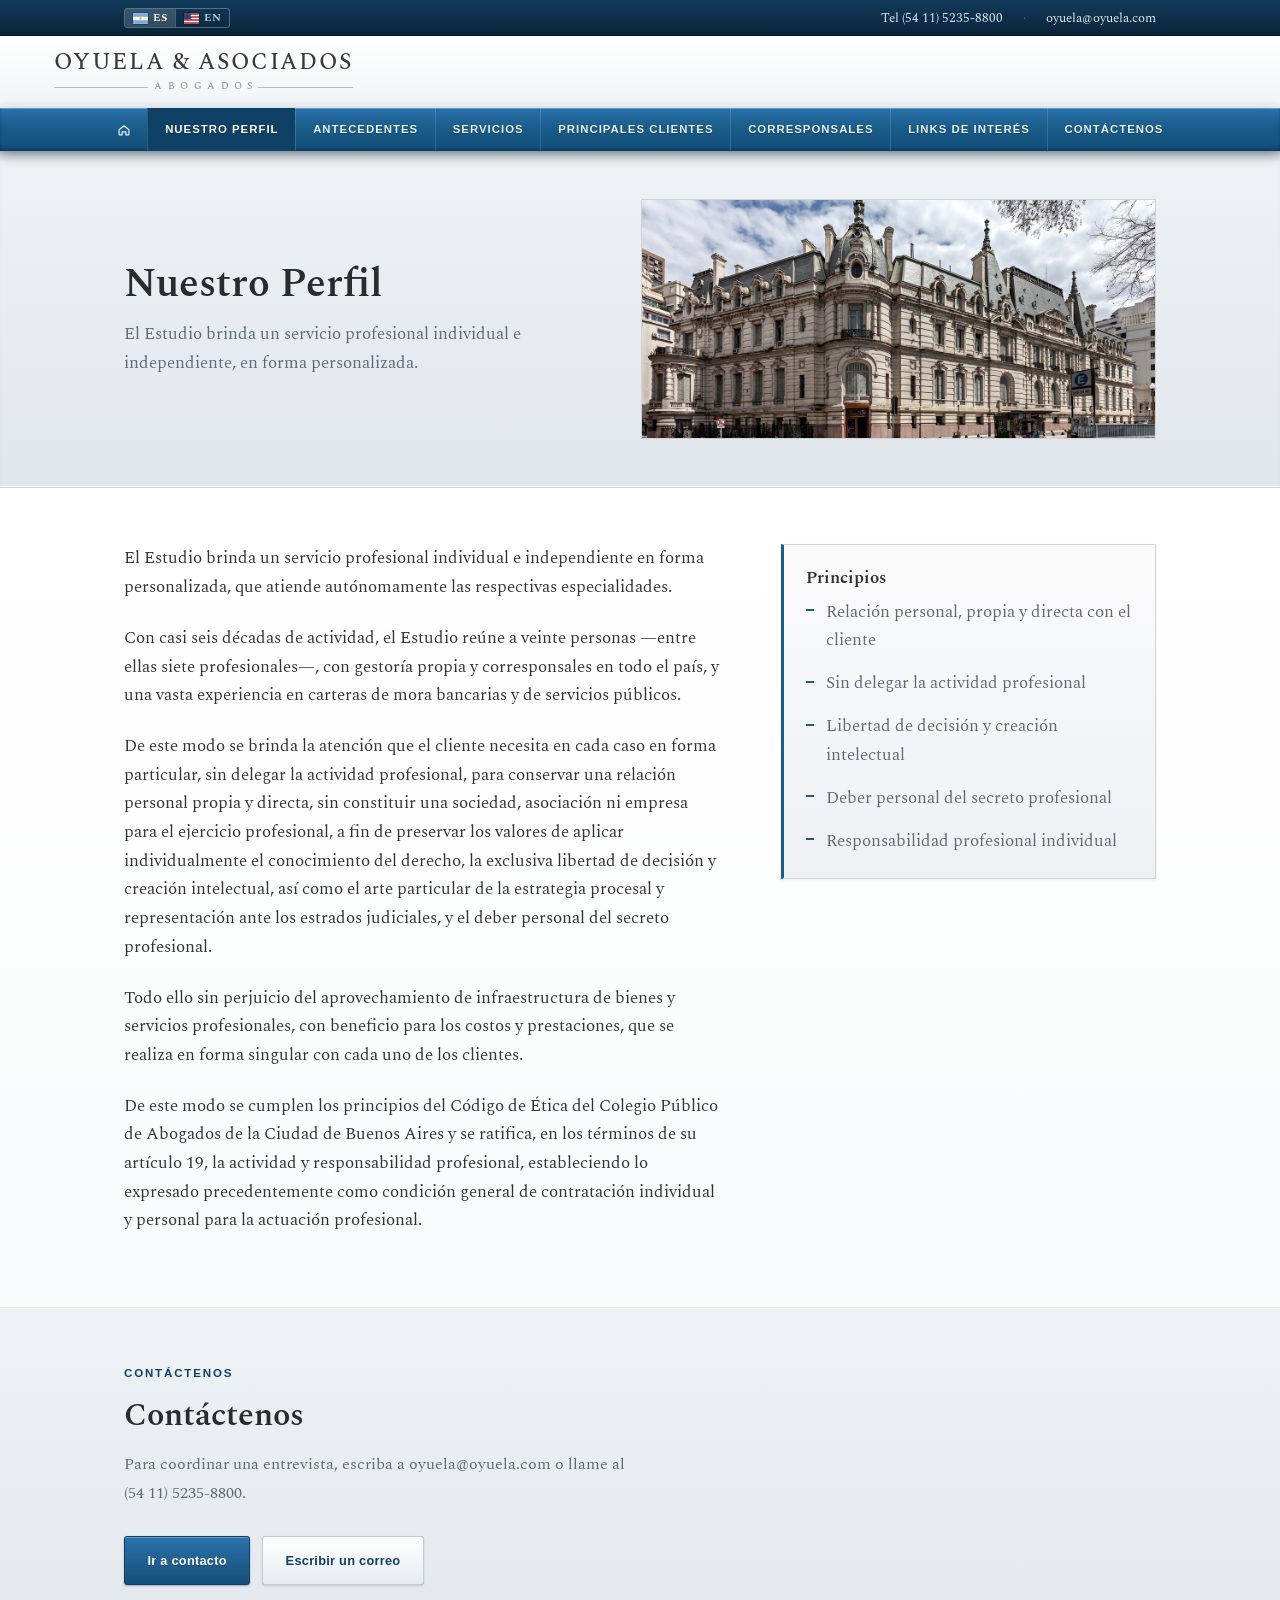
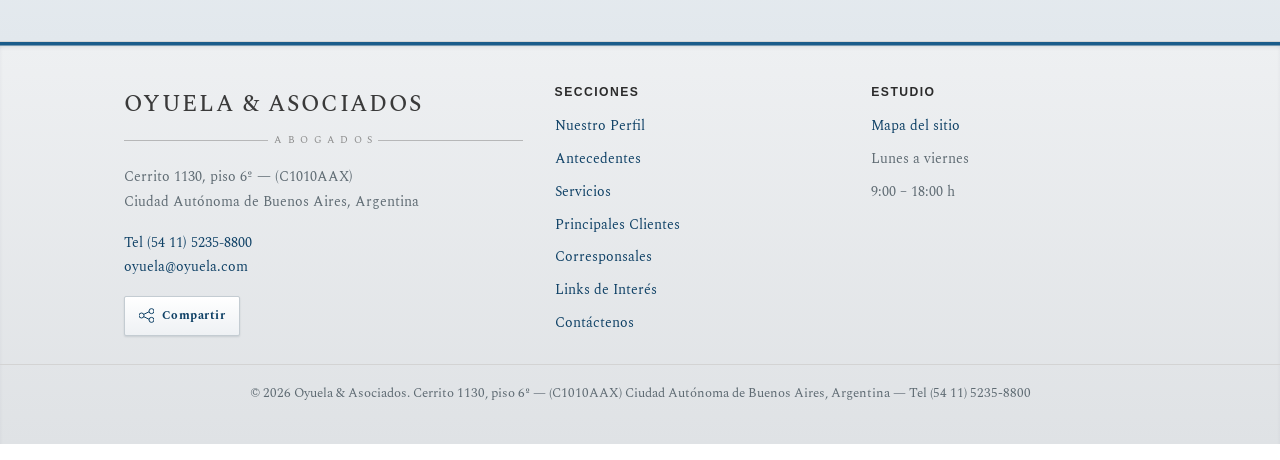
<file: perfil.html>
<!DOCTYPE html>
<html lang="es">
<head>
<meta charset="UTF-8">
<meta name="viewport" content="width=device-width, initial-scale=1">
<title data-i18n-doc="perfil.doc">Nuestro Perfil — Oyuela &amp; Asociados, Abogados</title>
<meta name="description" content="Perfil de Oyuela &amp; Asociados: un servicio profesional individual e independiente, en forma personalizada, sin delegar la actividad ni la relación con el cliente.">
<link rel="canonical" href="https://borthaburutoribio.github.io/oyuela-abogados/perfil.html">
<meta name="robots" content="index,follow">
<meta property="og:type" content="website">
<meta property="og:title" content="Nuestro Perfil — Oyuela &amp; Asociados">
<meta property="og:description" content="Un servicio profesional individual e independiente, en forma personalizada.">
<meta property="og:locale" content="es_AR">
<meta property="og:url" content="https://borthaburutoribio.github.io/oyuela-abogados/perfil.html">
<link rel="icon" href="assets/img/favicon.svg" type="image/svg+xml">
<link rel="preconnect" href="https://fonts.googleapis.com">
<link rel="preconnect" href="https://fonts.gstatic.com" crossorigin>
<link rel="stylesheet" href="https://fonts.googleapis.com/css2?family=Spectral:wght@400;500;600;700&display=swap">
<link rel="stylesheet" href="styles.css?v=13">
</head>
<body>
<a class="skip-link" href="#main" data-i18n="common.skip">Saltar al contenido</a>

<div class="topbar">
  <div class="wrap">
    <span class="lang-switch" role="group" aria-label="Idioma / Language"><button type="button" data-lang="es" aria-pressed="true" aria-label="Español"><svg viewBox="0 0 20 14" aria-hidden="true"><rect width="20" height="14" fill="#fff"/><rect width="20" height="4.7" fill="#74acdf"/><rect y="9.3" width="20" height="4.7" fill="#74acdf"/><circle cx="10" cy="7" r="1.7" fill="#f6b40e"/></svg>ES</button><button type="button" data-lang="en" aria-pressed="false" aria-label="English"><svg viewBox="0 0 20 14" aria-hidden="true"><rect width="20" height="14" fill="#fff"/><rect width="20" height="2" fill="#b22234"/><rect y="4" width="20" height="2" fill="#b22234"/><rect y="8" width="20" height="2" fill="#b22234"/><rect y="12" width="20" height="2" fill="#b22234"/><rect width="9" height="8" fill="#3c3b6e"/></svg>EN</button></span>
    <span class="topbar__spacer"></span>
    <a href="tel:+541152358800">Tel (54 11) 5235-8800</a>
    <span class="topbar__sep">·</span>
    <a href="mailto:oyuela@oyuela.com">oyuela@oyuela.com</a>
  </div>
</div>

<header class="site-header">
  <div class="wrap site-header__row">
    <a class="brand" href="index.html" aria-label="Oyuela &amp; Asociados, inicio">
      <span class="brand__name">Oyuela &amp; Asociados</span>
      <span class="brand__kicker"><i>Abogados</i></span>
    </a>
    <button class="nav-toggle" aria-expanded="false" aria-controls="menu" aria-label="Abrir menú" data-i18n-aria="common.menu.open"><span></span></button>
  </div>

  <nav class="primary-nav" id="menu" aria-label="Principal">
    <div class="wrap">
      <ul>
        <li class="nav-home"><a href="index.html" aria-label="Inicio" data-i18n-aria="nav.home"><svg viewBox="0 0 20 20" width="14" height="14" aria-hidden="true" fill="none" stroke="currentColor" stroke-width="1.7" stroke-linejoin="round"><path d="M3 9.7 10 4l7 5.7V16a1 1 0 0 1-1 1h-3.2v-4.2H7.2V17H4a1 1 0 0 1-1-1z"/></svg></a></li>
        <li><a href="perfil.html" aria-current="page" data-i18n="nav.perfil">Nuestro Perfil</a></li>
        <li><a href="antecedentes.html" data-i18n="nav.antecedentes">Antecedentes</a></li>
        <li><a href="servicios.html" data-i18n="nav.servicios">Servicios</a></li>
        <li><a href="clientes.html" data-i18n="nav.clientes">Principales Clientes</a></li>
        <li><a href="corresponsales.html" data-i18n="nav.corresponsales">Corresponsales</a></li>
        <li><a href="links.html" data-i18n="nav.links">Links de Interés</a></li>
        <li><a href="contacto.html" data-i18n="nav.contacto">Contáctenos</a></li>
      </ul>
    </div>
  </nav>
</header>

<main id="main">

  <section class="hero">
    <div class="wrap">
      <div class="hero__text">
      <h1 data-i18n="perfil.hero.h1">Nuestro Perfil</h1>
      <p class="hero__sub" data-i18n="perfil.hero.sub">El Estudio brinda un servicio profesional individual e independiente, en forma personalizada.</p>
      </div>
      <figure class="hero__figure"><img src="assets/img/palacio-buenos-aires.jpg" width="1200" height="620" alt="Palacio histórico en la Ciudad de Buenos Aires" loading="lazy"></figure>
    </div>
  </section>

  <section class="section">
    <div class="wrap split">
      <div class="stack">
        <p data-i18n="perfil.p1">El Estudio brinda un servicio profesional individual e independiente en forma personalizada, que atiende autónomamente las respectivas especialidades.</p>
        <p data-i18n="perfil.trayectoria">Con casi seis décadas de actividad, el Estudio reúne a veinte personas —entre ellas siete profesionales—, con gestoría propia y corresponsales en todo el país, y una vasta experiencia en carteras de mora bancarias y de servicios públicos.</p>
        <p data-i18n="perfil.p2">De este modo se brinda la atención que el cliente necesita en cada caso en forma particular, sin delegar la actividad profesional, para conservar una relación personal propia y directa, sin constituir una sociedad, asociación ni empresa para el ejercicio profesional, a fin de preservar los valores de aplicar individualmente el conocimiento del derecho, la exclusiva libertad de decisión y creación intelectual, así como el arte particular de la estrategia procesal y representación ante los estrados judiciales, y el deber personal del secreto profesional.</p>
        <p data-i18n="perfil.p3">Todo ello sin perjuicio del aprovechamiento de infraestructura de bienes y servicios profesionales, con beneficio para los costos y prestaciones, que se realiza en forma singular con cada uno de los clientes.</p>
        <p data-i18n="perfil.p4">De este modo se cumplen los principios del Código de Ética del Colegio Público de Abogados de la Ciudad de Buenos Aires y se ratifica, en los términos de su artículo 19, la actividad y responsabilidad profesional, estableciendo lo expresado precedentemente como condición general de contratación individual y personal para la actuación profesional.</p>
      </div>
      <aside class="aside-card">
        <h3 data-i18n="perfil.aside.title">Principios</h3>
        <ul class="feature-list">
          <li data-i18n="perfil.li1">Relación personal, propia y directa con el cliente</li>
          <li data-i18n="perfil.li2">Sin delegar la actividad profesional</li>
          <li data-i18n="perfil.li3">Libertad de decisión y creación intelectual</li>
          <li data-i18n="perfil.li4">Deber personal del secreto profesional</li>
          <li data-i18n="perfil.li5">Responsabilidad profesional individual</li>
        </ul>
      </aside>
    </div>
  </section>

  <section class="section section--band">
    <div class="wrap">
      <p class="section__eyebrow" data-i18n="cta.eyebrow">Contáctenos</p>
      <h2 class="section__title" data-i18n="cta.title">Contáctenos</h2>
      <p class="section__lead" data-i18n="cta.lead">Para coordinar una entrevista, escriba a oyuela@oyuela.com o llame al (54 11) 5235-8800.</p>
      <div class="hero__actions">
        <a class="btn" href="contacto.html" data-i18n="cta.btn_ir">Ir a contacto</a>
        <a class="btn btn--ghost" href="mailto:oyuela@oyuela.com" data-i18n="cta.btn_mail">Escribir un correo</a>
      </div>
    </div>
  </section>

</main>

<footer class="site-footer">
  <div class="wrap">
    <div>
      <span class="brand__name">Oyuela &amp; Asociados</span>
      <span class="brand__kicker"><i>Abogados</i></span>
      <p style="margin-top:1rem" data-i18n-html="footer.addr">Cerrito 1130, piso 6º — (C1010AAX)<br>Ciudad Autónoma de Buenos Aires, Argentina</p>
      <p><a href="tel:+541152358800">Tel (54 11) 5235-8800</a><br><a href="mailto:oyuela@oyuela.com">oyuela@oyuela.com</a></p>
      <button class="share-btn" type="button" data-share>
        <svg width="15" height="15" viewBox="0 0 24 24" fill="none" aria-hidden="true"><path d="M8 12a4 4 0 1 1-8 0 4 4 0 0 1 8 0Zm16-7a4 4 0 1 1-8 0 4 4 0 0 1 8 0Zm0 14a4 4 0 1 1-8 0 4 4 0 0 1 8 0Z" stroke="currentColor" stroke-width="1.6"/><path d="m8 10 8-4M8 14l8 4" stroke="currentColor" stroke-width="1.6"/></svg>
        <span data-i18n="common.share">Compartir</span>
      </button>
    </div>
    <div>
      <h4 data-i18n="footer.secciones">Secciones</h4>
      <ul>
        <li><a href="perfil.html" data-i18n="nav.perfil">Nuestro Perfil</a></li>
        <li><a href="antecedentes.html" data-i18n="nav.antecedentes">Antecedentes</a></li>
        <li><a href="servicios.html" data-i18n="nav.servicios">Servicios</a></li>
        <li><a href="clientes.html" data-i18n="nav.clientes">Principales Clientes</a></li>
        <li><a href="corresponsales.html" data-i18n="nav.corresponsales">Corresponsales</a></li>
        <li><a href="links.html" data-i18n="nav.links">Links de Interés</a></li>
        <li><a href="contacto.html" data-i18n="nav.contacto">Contáctenos</a></li>
      </ul>
    </div>
    <div>
      <h4 data-i18n="footer.estudio">Estudio</h4>
      <ul>
        <li><a href="mapa-del-sitio.html" data-i18n="footer.mapa">Mapa del sitio</a></li>
        <li data-i18n="footer.weekdays">Lunes a viernes</li>
        <li data-i18n="footer.hours">9:00 – 18:00 h</li>
      </ul>
    </div>
  </div>
  <p class="footer-legal" data-i18n-html="footer.legal">© <span data-year>2026</span> Oyuela &amp; Asociados. Cerrito 1130, piso 6º — (C1010AAX) Ciudad Autónoma de Buenos Aires, Argentina — Tel (54 11) 5235-8800</p>
</footer>

<nav class="mobile-cta" aria-label="Acciones rápidas">
  <a href="tel:+541152358800" data-i18n="common.call">Llamar</a>
  <a class="is-alt" href="mailto:oyuela.com" data-i18n="common.write">Escribir</a>
</nav>

<script src="i18n.js?v=13"></script>
<script src="script.js?v=13"></script>
</body>
</html>
</file>
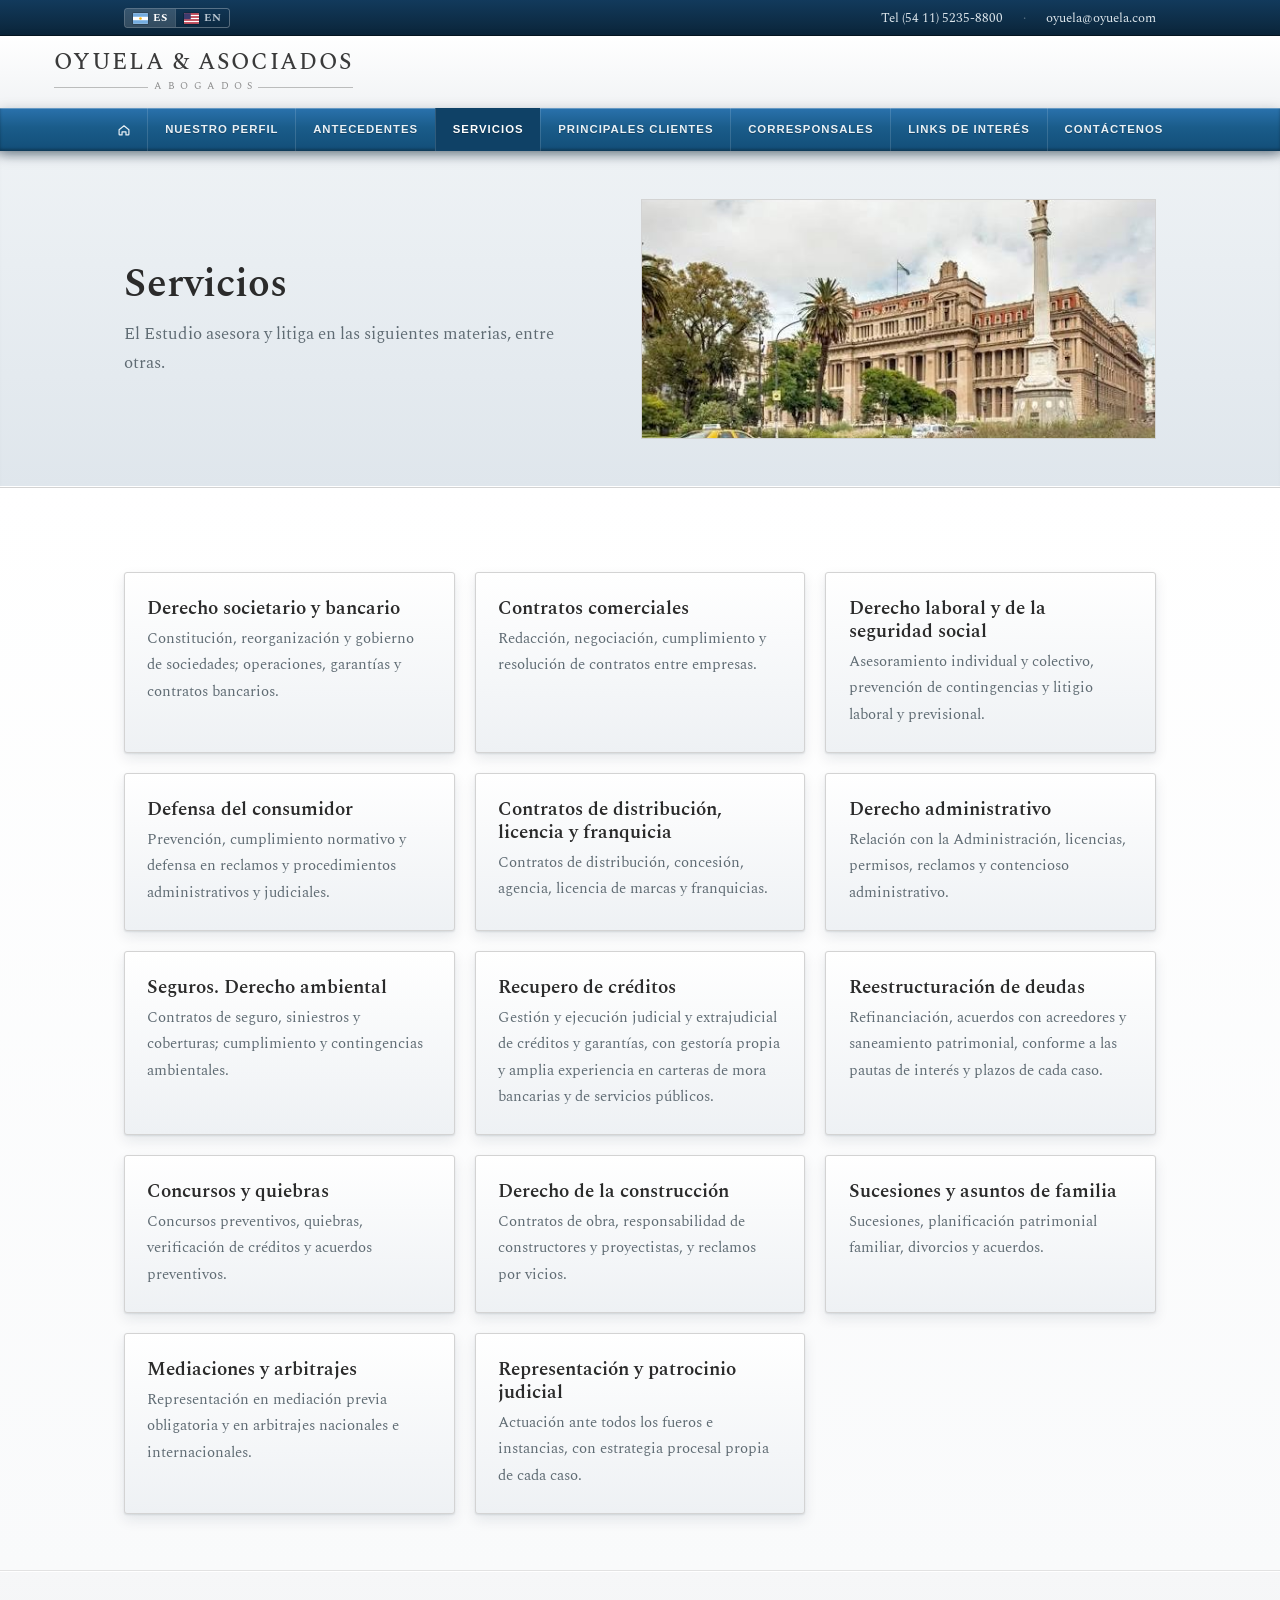
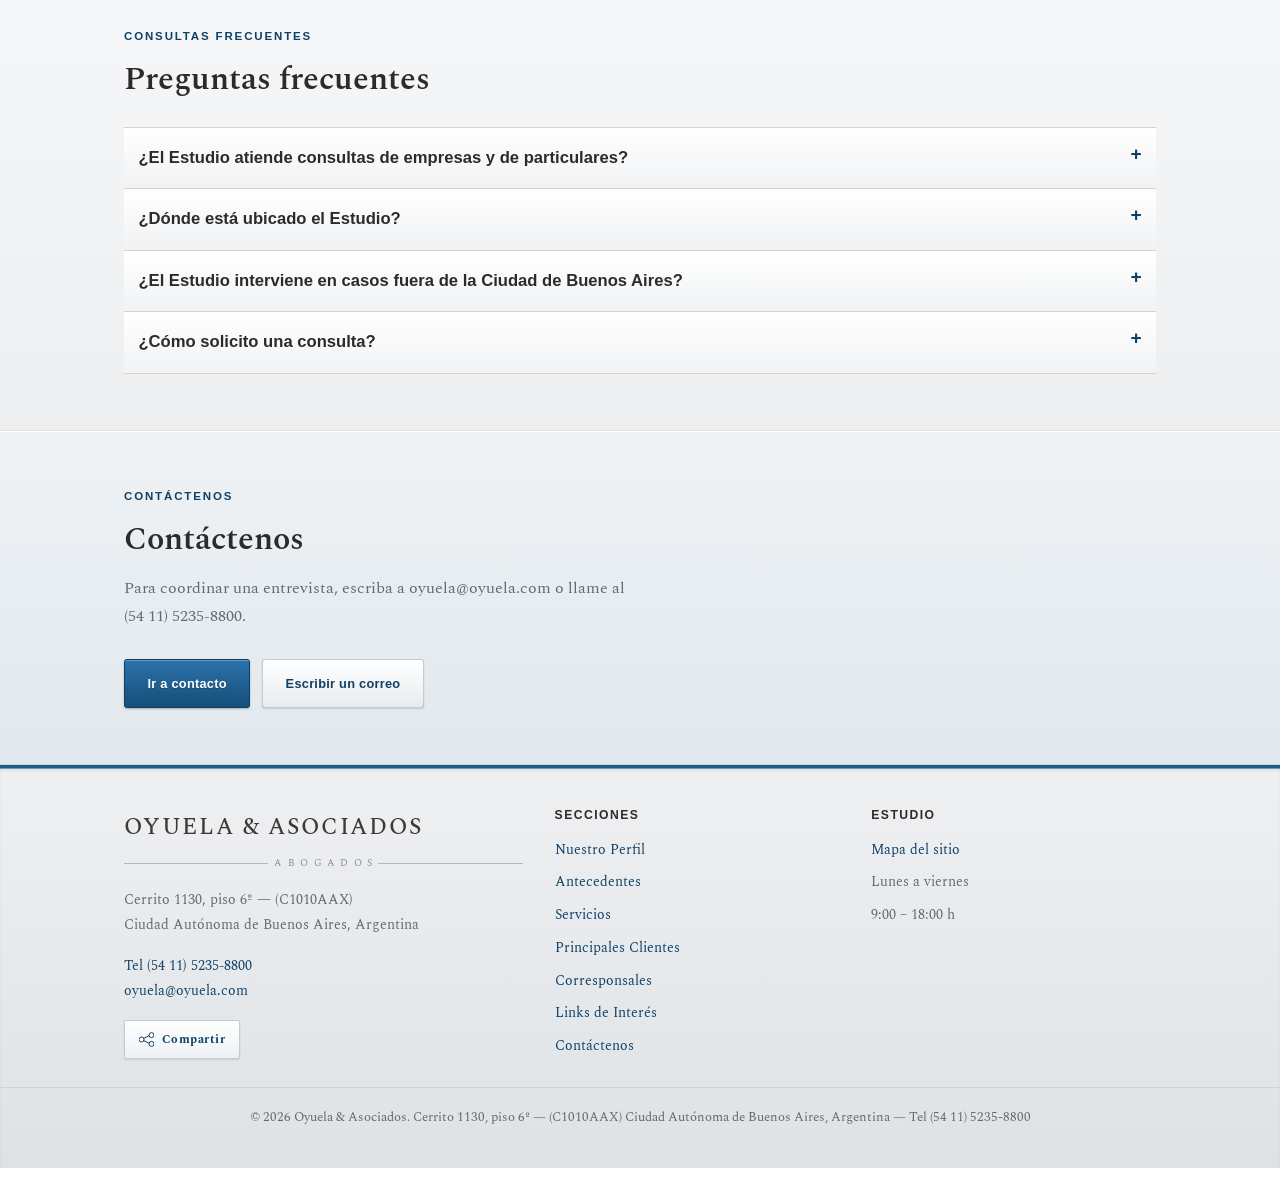
<file: servicios.html>
<!DOCTYPE html>
<html lang="es">
<head>
<meta charset="UTF-8">
<meta name="viewport" content="width=device-width, initial-scale=1">
<title data-i18n-doc="serv.doc">Servicios — Societario, bancario, comercial y concursal | Oyuela &amp; Asociados</title>
<meta name="description" content="Servicios de Oyuela &amp; Asociados: derecho societario y bancario, contratos comerciales, laboral, concursos y quiebras, administrativo, seguros, sucesiones, mediación y arbitraje.">
<link rel="canonical" href="https://borthaburutoribio.github.io/oyuela-abogados/servicios.html">
<meta name="robots" content="index,follow">
<meta property="og:type" content="website">
<meta property="og:title" content="Servicios | Oyuela &amp; Asociados">
<meta property="og:description" content="Societario y bancario, comercial, laboral, concursal, administrativo, seguros, sucesiones, mediación y arbitraje.">
<meta property="og:locale" content="es_AR">
<meta property="og:url" content="https://borthaburutoribio.github.io/oyuela-abogados/servicios.html">
<link rel="icon" href="assets/img/favicon.svg" type="image/svg+xml">
<link rel="preconnect" href="https://fonts.googleapis.com">
<link rel="preconnect" href="https://fonts.gstatic.com" crossorigin>
<link rel="stylesheet" href="https://fonts.googleapis.com/css2?family=Spectral:wght@400;500;600;700&display=swap">
<link rel="stylesheet" href="styles.css?v=13">
<script type="application/ld+json">
{
  "@context": "https://schema.org",
  "@type": "FAQPage",
  "mainEntity": [
    { "@type": "Question", "name": "¿El Estudio atiende consultas de empresas y de particulares?",
      "acceptedAnswer": { "@type": "Answer", "text": "Sí. El Estudio asesora tanto a entidades y empresas como a personas, con atención profesional individual y directa en cada asunto." } },
    { "@type": "Question", "name": "¿Dónde está ubicado el Estudio?",
      "acceptedAnswer": { "@type": "Answer", "text": "En Cerrito 1130, piso 6º (C1010AAX), Ciudad Autónoma de Buenos Aires, junto a la zona de Tribunales y el Teatro Colón." } },
    { "@type": "Question", "name": "¿El Estudio interviene en casos fuera de la Ciudad de Buenos Aires?",
      "acceptedAnswer": { "@type": "Answer", "text": "Sí. El Estudio cuenta con una red de corresponsales en gran parte de las provincias argentinas y en cerca de veinte países del exterior." } },
    { "@type": "Question", "name": "¿Cómo solicito una consulta?",
      "acceptedAnswer": { "@type": "Answer", "text": "Puede escribir a oyuela@oyuela.com o llamar al (54 11) 5235-8800 para coordinar una entrevista." } }
  ]
}
</script>
</head>
<body>
<a class="skip-link" href="#main" data-i18n="common.skip">Saltar al contenido</a>

<div class="topbar">
  <div class="wrap">
    <span class="lang-switch" role="group" aria-label="Idioma / Language"><button type="button" data-lang="es" aria-pressed="true" aria-label="Español"><svg viewBox="0 0 20 14" aria-hidden="true"><rect width="20" height="14" fill="#fff"/><rect width="20" height="4.7" fill="#74acdf"/><rect y="9.3" width="20" height="4.7" fill="#74acdf"/><circle cx="10" cy="7" r="1.7" fill="#f6b40e"/></svg>ES</button><button type="button" data-lang="en" aria-pressed="false" aria-label="English"><svg viewBox="0 0 20 14" aria-hidden="true"><rect width="20" height="14" fill="#fff"/><rect width="20" height="2" fill="#b22234"/><rect y="4" width="20" height="2" fill="#b22234"/><rect y="8" width="20" height="2" fill="#b22234"/><rect y="12" width="20" height="2" fill="#b22234"/><rect width="9" height="8" fill="#3c3b6e"/></svg>EN</button></span>
    <span class="topbar__spacer"></span>
    <a href="tel:+541152358800">Tel (54 11) 5235-8800</a>
    <span class="topbar__sep">·</span>
    <a href="mailto:oyuela@oyuela.com">oyuela@oyuela.com</a>
  </div>
</div>

<header class="site-header">
  <div class="wrap site-header__row">
    <a class="brand" href="index.html" aria-label="Oyuela &amp; Asociados, inicio">
      <span class="brand__name">Oyuela &amp; Asociados</span>
      <span class="brand__kicker"><i>Abogados</i></span>
    </a>
    <button class="nav-toggle" aria-expanded="false" aria-controls="menu" aria-label="Abrir menú" data-i18n-aria="common.menu.open"><span></span></button>
  </div>

  <nav class="primary-nav" id="menu" aria-label="Principal">
    <div class="wrap">
      <ul>
        <li class="nav-home"><a href="index.html" aria-label="Inicio" data-i18n-aria="nav.home"><svg viewBox="0 0 20 20" width="14" height="14" aria-hidden="true" fill="none" stroke="currentColor" stroke-width="1.7" stroke-linejoin="round"><path d="M3 9.7 10 4l7 5.7V16a1 1 0 0 1-1 1h-3.2v-4.2H7.2V17H4a1 1 0 0 1-1-1z"/></svg></a></li>
        <li><a href="perfil.html" data-i18n="nav.perfil">Nuestro Perfil</a></li>
        <li><a href="antecedentes.html" data-i18n="nav.antecedentes">Antecedentes</a></li>
        <li><a href="servicios.html" aria-current="page" data-i18n="nav.servicios">Servicios</a></li>
        <li><a href="clientes.html" data-i18n="nav.clientes">Principales Clientes</a></li>
        <li><a href="corresponsales.html" data-i18n="nav.corresponsales">Corresponsales</a></li>
        <li><a href="links.html" data-i18n="nav.links">Links de Interés</a></li>
        <li><a href="contacto.html" data-i18n="nav.contacto">Contáctenos</a></li>
      </ul>
    </div>
  </nav>
</header>

<main id="main">

  <section class="hero">
    <div class="wrap">
      <div class="hero__text">
      <h1 data-i18n="serv.hero.h1">Servicios</h1>
      <p class="hero__sub" data-i18n="serv.hero.sub">El Estudio asesora y litiga en las siguientes materias, entre otras.</p>
      </div>
      <figure class="hero__figure"><img src="assets/img/palacio-tribunales.jpg" width="547" height="282" alt="Palacio de Tribunales, Ciudad de Buenos Aires" loading="lazy"></figure>
    </div>
  </section>

  <section class="section">
    <div class="wrap">
      <div class="grid grid--3 mt-2">
        <article class="card"><h3 data-i18n="serv.s1.t">Derecho societario y bancario</h3><p data-i18n="serv.s1.d">Constitución, reorganización y gobierno de sociedades; operaciones, garantías y contratos bancarios.</p></article>
        <article class="card"><h3 data-i18n="serv.s2.t">Contratos comerciales</h3><p data-i18n="serv.s2.d">Redacción, negociación, cumplimiento y resolución de contratos entre empresas.</p></article>
        <article class="card"><h3 data-i18n="serv.s3.t">Derecho laboral y de la seguridad social</h3><p data-i18n="serv.s3.d">Asesoramiento individual y colectivo, prevención de contingencias y litigio laboral y previsional.</p></article>
        <article class="card"><h3 data-i18n="serv.s4.t">Defensa del consumidor</h3><p data-i18n="serv.s4.d">Prevención, cumplimiento normativo y defensa en reclamos y procedimientos administrativos y judiciales.</p></article>
        <article class="card"><h3 data-i18n="serv.s5.t">Contratos de distribución, licencia y franquicia</h3><p data-i18n="serv.s5.d">Contratos de distribución, concesión, agencia, licencia de marcas y franquicias.</p></article>
        <article class="card"><h3 data-i18n="serv.s6.t">Derecho administrativo</h3><p data-i18n="serv.s6.d">Relación con la Administración, licencias, permisos, reclamos y contencioso administrativo.</p></article>
        <article class="card"><h3 data-i18n="serv.s7.t">Seguros. Derecho ambiental</h3><p data-i18n="serv.s7.d">Contratos de seguro, siniestros y coberturas; cumplimiento y contingencias ambientales.</p></article>
        <article class="card"><h3 data-i18n="serv.s8.t">Recupero de créditos</h3><p data-i18n="serv.s8.d">Gestión y ejecución judicial y extrajudicial de créditos y garantías, con gestoría propia y amplia experiencia en carteras de mora bancarias y de servicios públicos.</p></article>
        <article class="card"><h3 data-i18n="serv.s9.t">Reestructuración de deudas</h3><p data-i18n="serv.s9.d">Refinanciación, acuerdos con acreedores y saneamiento patrimonial, conforme a las pautas de interés y plazos de cada caso.</p></article>
        <article class="card"><h3 data-i18n="serv.s10.t">Concursos y quiebras</h3><p data-i18n="serv.s10.d">Concursos preventivos, quiebras, verificación de créditos y acuerdos preventivos.</p></article>
        <article class="card"><h3 data-i18n="serv.s11.t">Derecho de la construcción</h3><p data-i18n="serv.s11.d">Contratos de obra, responsabilidad de constructores y proyectistas, y reclamos por vicios.</p></article>
        <article class="card"><h3 data-i18n="serv.s12.t">Sucesiones y asuntos de familia</h3><p data-i18n="serv.s12.d">Sucesiones, planificación patrimonial familiar, divorcios y acuerdos.</p></article>
        <article class="card"><h3 data-i18n="serv.s13.t">Mediaciones y arbitrajes</h3><p data-i18n="serv.s13.d">Representación en mediación previa obligatoria y en arbitrajes nacionales e internacionales.</p></article>
        <article class="card"><h3 data-i18n="serv.s14.t">Representación y patrocinio judicial</h3><p data-i18n="serv.s14.d">Actuación ante todos los fueros e instancias, con estrategia procesal propia de cada caso.</p></article>
      </div>
    </div>
  </section>

  <section class="section section--parchment">
    <div class="wrap">
      <p class="section__eyebrow" data-i18n="serv.faq.eyebrow">Consultas frecuentes</p>
      <h2 class="section__title" data-i18n="serv.faq.title">Preguntas frecuentes</h2>
      <div class="faq mt-2">
        <details>
          <summary data-i18n="serv.faq.q1">¿El Estudio atiende consultas de empresas y de particulares?</summary>
          <p data-i18n="serv.faq.a1">Sí. El Estudio asesora tanto a entidades y empresas como a personas, con atención profesional individual y directa en cada asunto.</p>
        </details>
        <details>
          <summary data-i18n="serv.faq.q2">¿Dónde está ubicado el Estudio?</summary>
          <p data-i18n="serv.faq.a2">En Cerrito 1130, piso 6º (C1010AAX), Ciudad Autónoma de Buenos Aires, junto a la zona de Tribunales y el Teatro Colón.</p>
        </details>
        <details>
          <summary data-i18n="serv.faq.q3">¿El Estudio interviene en casos fuera de la Ciudad de Buenos Aires?</summary>
          <p data-i18n-html="serv.faq.a3">Sí. El Estudio cuenta con una red de corresponsales en gran parte de las provincias argentinas y en cerca de veinte países del exterior. Consulte la <a href="corresponsales.html">página de corresponsales</a>.</p>
        </details>
        <details>
          <summary data-i18n="serv.faq.q4">¿Cómo solicito una consulta?</summary>
          <p data-i18n-html="serv.faq.a4">Puede escribir a <a href="mailto:oyuela@oyuela.com">oyuela@oyuela.com</a> o llamar al <a href="tel:+541152358800">(54 11) 5235-8800</a> para coordinar una entrevista.</p>
        </details>
      </div>
    </div>
  </section>

  <section class="section section--band">
    <div class="wrap">
      <p class="section__eyebrow" data-i18n="cta.eyebrow">Contáctenos</p>
      <h2 class="section__title" data-i18n="cta.title">Contáctenos</h2>
      <p class="section__lead" data-i18n="cta.lead">Para coordinar una entrevista, escriba a oyuela@oyuela.com o llame al (54 11) 5235-8800.</p>
      <div class="hero__actions">
        <a class="btn" href="contacto.html" data-i18n="cta.btn_ir">Ir a contacto</a>
        <a class="btn btn--ghost" href="mailto:oyuela@oyuela.com" data-i18n="cta.btn_mail">Escribir un correo</a>
      </div>
    </div>
  </section>

</main>

<footer class="site-footer">
  <div class="wrap">
    <div>
      <span class="brand__name">Oyuela &amp; Asociados</span>
      <span class="brand__kicker"><i>Abogados</i></span>
      <p style="margin-top:1rem" data-i18n-html="footer.addr">Cerrito 1130, piso 6º — (C1010AAX)<br>Ciudad Autónoma de Buenos Aires, Argentina</p>
      <p><a href="tel:+541152358800">Tel (54 11) 5235-8800</a><br><a href="mailto:oyuela@oyuela.com">oyuela@oyuela.com</a></p>
      <button class="share-btn" type="button" data-share>
        <svg width="15" height="15" viewBox="0 0 24 24" fill="none" aria-hidden="true"><path d="M8 12a4 4 0 1 1-8 0 4 4 0 0 1 8 0Zm16-7a4 4 0 1 1-8 0 4 4 0 0 1 8 0Zm0 14a4 4 0 1 1-8 0 4 4 0 0 1 8 0Z" stroke="currentColor" stroke-width="1.6"/><path d="m8 10 8-4M8 14l8 4" stroke="currentColor" stroke-width="1.6"/></svg>
        <span data-i18n="common.share">Compartir</span>
      </button>
    </div>
    <div>
      <h4 data-i18n="footer.secciones">Secciones</h4>
      <ul>
        <li><a href="perfil.html" data-i18n="nav.perfil">Nuestro Perfil</a></li>
        <li><a href="antecedentes.html" data-i18n="nav.antecedentes">Antecedentes</a></li>
        <li><a href="servicios.html" data-i18n="nav.servicios">Servicios</a></li>
        <li><a href="clientes.html" data-i18n="nav.clientes">Principales Clientes</a></li>
        <li><a href="corresponsales.html" data-i18n="nav.corresponsales">Corresponsales</a></li>
        <li><a href="links.html" data-i18n="nav.links">Links de Interés</a></li>
        <li><a href="contacto.html" data-i18n="nav.contacto">Contáctenos</a></li>
      </ul>
    </div>
    <div>
      <h4 data-i18n="footer.estudio">Estudio</h4>
      <ul>
        <li><a href="mapa-del-sitio.html" data-i18n="footer.mapa">Mapa del sitio</a></li>
        <li data-i18n="footer.weekdays">Lunes a viernes</li>
        <li data-i18n="footer.hours">9:00 – 18:00 h</li>
      </ul>
    </div>
  </div>
  <p class="footer-legal" data-i18n-html="footer.legal">© <span data-year>2026</span> Oyuela &amp; Asociados. Cerrito 1130, piso 6º — (C1010AAX) Ciudad Autónoma de Buenos Aires, Argentina — Tel (54 11) 5235-8800</p>
</footer>

<nav class="mobile-cta" aria-label="Acciones rápidas">
  <a href="tel:+541152358800" data-i18n="common.call">Llamar</a>
  <a class="is-alt" href="mailto:oyuela.com" data-i18n="common.write">Escribir</a>
</nav>

<script src="i18n.js?v=13"></script>
<script src="script.js?v=13"></script>
</body>
</html>
</file>
<file: styles.css>
/* =========================================================================
   Oyuela & Asociados — Abogados
   Rediseño responsive del sitio histórico. Paleta sobria: azul corporativo,
   grises y blanco. Sin acentos de color, sin imágenes decorativas.
   ========================================================================= */

:root {
  --blue:      #1a5c8a;   /* único color de acento — barra, pie, enlaces */
  --blue-dark: #0f4166;
  --blue-ink:  #0c3350;   /* fondos oscuros (topbar, cta móvil)          */
  --head:      #2b2b2b;   /* títulos: casi negro, como el sitio viejo    */
  --ink:       #333333;   /* texto                                      */
  --ink-soft:  #5f6b73;   /* texto secundario                          */
  --mist:      #f3f3f3;   /* fondo de secciones alternas               */
  --band:      #e9eef2;   /* banda de encabezado de página y contacto  */
  --paper:     #ffffff;
  --rule:      #d3d3d3;   /* filetes                                    */
  --rule-soft: #e2e2e2;

  /* tipografía con serifa, como los estudios jurídicos de la vieja escuela;
     el sans queda sólo para la microtipografía de interfaz (menú, botones) */
  --serif: "Spectral", "Georgia", "Times New Roman", serif;
  --sans:  "Segoe UI", -apple-system, BlinkMacSystemFont, Roboto, "Helvetica Neue", Arial, sans-serif;

  --wrap: 1120px;
  --gutter: clamp(1.1rem, 4vw, 2.75rem);
}

/* ----------------------------------------------------------------- reset */
*, *::before, *::after { box-sizing: border-box; }
html { -webkit-text-size-adjust: 100%; scroll-behavior: smooth; }
@media (prefers-reduced-motion: reduce) {
  html { scroll-behavior: auto; }
  *, *::before, *::after { animation-duration: .001ms !important; transition-duration: .001ms !important; }
}
body {
  margin: 0;
  font-family: var(--serif);
  font-size: 1.04rem;
  line-height: 1.72;
  color: var(--ink);
  background: var(--paper);
  -webkit-font-smoothing: antialiased;
  text-rendering: optimizeLegibility;
}
img { max-width: 100%; height: auto; display: block; }
a { color: var(--blue); }
h1, h2, h3, h4 { font-family: var(--serif); font-weight: 600; line-height: 1.22; color: var(--head); margin: 0 0 .5em; }
p { margin: 0 0 1rem; }
:focus-visible { outline: 2px solid var(--blue); outline-offset: 2px; }

/* --------------------------------------------------------------- layout */
.wrap { width: 100%; max-width: var(--wrap); margin-inline: auto; padding-inline: var(--gutter); }

.section {
  padding-block: clamp(2.25rem, 5vw, 3.5rem);
  background-image: linear-gradient(to bottom, #ffffff, #f9fafb);
}
.section + .section { border-top: 1px solid var(--rule-soft); box-shadow: inset 0 1px 0 #fff; }
.section--mist,
.section--parchment {
  background-color: var(--mist);
  background-image: linear-gradient(to bottom, #f6f7f8, #eceef0);
  box-shadow: inset 0 6px 8px -8px rgba(10,33,53,.22), inset 0 -6px 8px -8px rgba(10,33,53,.16);
}
.section--band,
.section--navy {
  background-color: var(--band);
  background-image: linear-gradient(to bottom, #eef2f5, #e2e8ed);
  border-top: 1px solid var(--rule); border-bottom: 1px solid var(--rule);
  box-shadow: inset 0 8px 10px -9px rgba(10,33,53,.28), inset 0 -8px 10px -9px rgba(10,33,53,.2);
}
.section__eyebrow {
  font-family: var(--sans);
  font-size: .72rem;
  font-weight: 700;
  letter-spacing: .16em;
  text-transform: uppercase;
  color: var(--blue-dark);
  margin: 0 0 .8rem;
}
.section__title { font-size: clamp(1.45rem, 3vw, 2rem); max-width: 34ch; }
.section__lead { font-size: 1.03rem; color: var(--ink-soft); max-width: 64ch; }

/* --------------------------------------------------------------- header */
.topbar {
  background-color: var(--blue-ink);
  background-image: linear-gradient(to bottom, #123a5c, #0a2438);
  box-shadow: inset 0 -1px 0 rgba(0,0,0,.4);
  color: #cdd8e0;
  font-size: .8rem;
}
.topbar .wrap { display: flex; gap: 1.25rem; justify-content: flex-end; align-items: center; min-height: 36px; }
.topbar a { color: #dbe4ea; text-decoration: none; }
.topbar a:hover { text-decoration: underline; }
.topbar__sep { opacity: .4; }
.topbar__spacer { flex: 1; }
.lang-switch {
  display: inline-flex; align-items: stretch;
  border: 1px solid rgba(255,255,255,.3); border-radius: 3px; overflow: hidden;
}
.lang-switch button {
  display: inline-flex; align-items: center; gap: .32rem;
  font: inherit; font-size: .68rem; font-weight: 700; letter-spacing: .05em;
  color: #b9c6d1; background: transparent; border: 0; cursor: pointer;
  padding: .22rem .5rem; line-height: 1;
}
.lang-switch button + button { border-left: 1px solid rgba(255,255,255,.22); }
.lang-switch button svg {
  display: block; width: 15px; height: 11px; border-radius: 1px;
  box-shadow: 0 0 0 1px rgba(0,0,0,.18);
}
.lang-switch button:hover { color: #fff; }
.lang-switch button[aria-pressed="true"] { background: rgba(255,255,255,.16); color: #fff; }

.site-header {
  position: sticky; top: 0; z-index: 50;
  background-color: var(--paper);
  background-image: linear-gradient(to bottom, #ffffff, #e9ecef);
  box-shadow: inset 0 1px 0 #fff, 0 3px 10px rgba(10,33,53,.14);
}
.site-header__row {
  display: flex; align-items: center; justify-content: space-between;
  gap: 1.25rem; min-height: 72px; max-width: 1260px;
}

/* wordmark — réplica del logotipo del sitio original:
   "OYUELA & ASOCIADOS" y, debajo, "ABOGADOS" espaciado entre dos filetes */
.brand { display: flex; flex-direction: column; text-decoration: none; line-height: 1; }
.brand__name {
  font-family: var(--serif);
  font-weight: 500;
  font-size: clamp(1.1rem, 2.3vw, 1.42rem);
  letter-spacing: .08em;
  color: #3a3a3a;
  text-transform: uppercase;
  white-space: nowrap;
}
.brand__kicker {
  display: flex;
  align-items: center;
  gap: .6em;
  margin-top: .5rem;
  font-family: var(--serif);
  font-size: .62rem;
  text-transform: uppercase;
  color: #8c8c8c;
}
.brand__kicker::before,
.brand__kicker::after {
  content: "";
  flex: 1 1 auto;
  height: 1px;
  background: currentColor;
  opacity: .55;
}
.brand__kicker i {
  font-style: normal;
  letter-spacing: .55em;
  margin-right: -.55em;   /* compensa el tracking final para centrar */
}
.site-footer .brand__name { color: #3a3a3a; }
.site-footer .brand__kicker { color: #8c8c8c; }

/* nav */
.nav-toggle {
  display: none;
  border: 1px solid var(--rule);
  background: var(--paper);
  width: 44px; height: 40px; border-radius: 2px;
  align-items: center; justify-content: center;
  cursor: pointer;
}
.nav-toggle span, .nav-toggle span::before, .nav-toggle span::after {
  content: ""; display: block; width: 20px; height: 2px; background: var(--blue); position: relative;
}
.nav-toggle span::before { position: absolute; top: -6px; }
.nav-toggle span::after  { position: absolute; top: 6px; }

/* barra de navegación azul con degradado, como el sitio histórico de Oyuela */
.primary-nav {
  background-color: var(--blue);
  background-image: linear-gradient(to bottom, #2a72ad 0%, #1a5c8a 45%, #124e78 100%);
  box-shadow:
    inset 0 1px 0 rgba(255,255,255,.28),
    inset 0 -2px 3px rgba(0,0,0,.28),
    0 4px 12px rgba(10,33,53,.34);
}
.primary-nav > .wrap { max-width: 1260px; }
.primary-nav ul {
  list-style: none; margin: 0; padding: 0;
  display: flex; flex-wrap: wrap; justify-content: center;
}
.primary-nav li { display: flex; }
.primary-nav li + li a { border-left: 1px solid rgba(255,255,255,.14); }
.primary-nav a {
  display: flex; align-items: center;
  font-family: var(--sans); font-size: .71rem; font-weight: 700;
  letter-spacing: .09em; text-transform: uppercase;
  color: #eaf1f6; text-decoration: none;
  text-shadow: 0 1px 0 rgba(0,0,0,.28);
  padding: .92rem 1.05rem; line-height: 1;
  transition: background-color .12s ease, color .12s ease;
}
.primary-nav a:hover { background: rgba(0,0,0,.18); color: #fff; }
.primary-nav a[aria-current="page"] { background: var(--blue-dark); color: #fff; }
.primary-nav .nav-home svg { display: block; }

/* ---------------------------------------------------------------- hero */
.hero {
  background-color: var(--band);
  background-image: linear-gradient(to bottom, #eef2f5, #dfe6ec);
  border-bottom: 1px solid var(--rule);
  box-shadow: inset 0 10px 12px -10px rgba(10,33,53,.3), inset 0 -1px 0 #fff;
}
.hero .wrap {
  padding-block: clamp(2rem, 4vw, 3rem);
  display: grid;
  grid-template-columns: 1fr;
  gap: clamp(1.5rem, 4vw, 3rem);
  align-items: center;
}
.hero__text { min-width: 0; }
.hero__eyebrow {
  font-size: .72rem; font-weight: 700; letter-spacing: .16em; text-transform: uppercase;
  color: var(--blue-dark); margin: 0 0 1rem;
}
.hero h1 {
  color: var(--head);
  font-size: clamp(1.7rem, 3.6vw, 2.5rem);
  max-width: 24ch;
  margin-bottom: .6rem;
}
.hero__sub { font-size: 1.05rem; color: var(--ink-soft); max-width: 56ch; margin: 0; }
.hero__actions { display: flex; flex-wrap: wrap; gap: .75rem; margin-top: 1.75rem; }
.hero__figure { margin: 0; }
.hero__figure img {
  width: 100%; height: 100%; max-height: 240px;
  object-fit: cover; display: block;
  border: 1px solid var(--rule);
}
@media (min-width: 900px) {
  .hero .wrap { grid-template-columns: minmax(0, 1fr) minmax(0, 1.1fr); }
}
@media (max-width: 899px) {
  /* en celular la imagen es una franja corta arriba del texto */
  .hero .wrap { gap: 1.15rem; padding-block: clamp(1.1rem, 3.5vw, 1.5rem) clamp(1.5rem, 5vw, 2rem); }
  .hero__figure { order: -1; margin-inline: calc(-1 * var(--gutter)); }
  .hero__figure img { height: 132px; max-height: none; border-left: 0; border-right: 0; }
  .hero h1 { font-size: clamp(1.5rem, 6vw, 1.9rem); }
  .hero__sub { font-size: 1rem; }
  .hero__actions { margin-top: 1.25rem; }
}

/* --------------------------------------------------------------- buttons
   con relieve suave (degradado + realce interno + sombra), no planos       */
.btn {
  display: inline-flex; align-items: center;
  font-family: var(--sans); font-weight: 700; font-size: .8rem;
  letter-spacing: .02em;
  padding: .78rem 1.4rem;
  color: #fff;
  background-color: var(--blue);
  background-image: linear-gradient(to bottom, #2c72ab, #164e79);
  border: 1px solid var(--blue-dark); border-radius: 3px;
  box-shadow: inset 0 1px 0 rgba(255,255,255,.28), 0 1px 2px rgba(10,33,53,.3);
  text-shadow: 0 1px 0 rgba(0,0,0,.22);
  text-decoration: none; cursor: pointer;
  transition: filter .12s ease, box-shadow .12s ease;
}
.btn:hover { filter: brightness(1.06); }
.btn:active { box-shadow: inset 0 2px 4px rgba(0,0,0,.32); }
.btn--ghost, .btn--navy.btn--ghost {
  color: var(--blue-dark);
  background-image: linear-gradient(to bottom, #ffffff, #e8ecef);
  border-color: #c4ccd2;
  box-shadow: inset 0 1px 0 #fff, 0 1px 2px rgba(10,33,53,.14);
  text-shadow: none;
}
.btn--ghost:hover { filter: none; background-image: linear-gradient(to bottom, #ffffff, #dfe4e8); }
.btn--navy { }

.arrow-link {
  display: inline-flex; align-items: center; gap: .5rem;
  font-family: var(--sans); font-weight: 700; font-size: .76rem;
  letter-spacing: .08em; text-transform: uppercase;
  color: var(--blue); text-decoration: none;
}
.arrow-link:hover { text-decoration: underline; }
.arrow-link svg { flex: none; }

/* --------------------------------------------------------------- cards */
.grid { display: grid; gap: 1.25rem; }
.grid--3 { grid-template-columns: repeat(auto-fit, minmax(260px, 1fr)); }
.grid--2 { grid-template-columns: repeat(auto-fit, minmax(300px, 1fr)); }

.card {
  background: var(--paper);
  background-image: linear-gradient(to bottom, #ffffff, #eef1f4);
  border: 1px solid var(--rule);
  border-radius: 3px;
  padding: 1.5rem 1.4rem;
  box-shadow:
    inset 0 1px 0 #fff,
    0 1px 2px rgba(10,33,53,.10),
    0 6px 14px rgba(10,33,53,.09);
  transition: transform .14s ease, box-shadow .14s ease;
}
.card:hover {
  transform: translateY(-2px);
  box-shadow: inset 0 1px 0 #fff, 0 2px 4px rgba(10,33,53,.12), 0 12px 22px rgba(10,33,53,.14);
}
.card h3 { font-size: 1.18rem; margin-bottom: .35rem; }
.card p { color: var(--ink-soft); font-size: .96rem; margin-bottom: .9rem; }
.card p:last-child { margin-bottom: 0; }
.card__num {
  font-family: var(--sans); font-size: .7rem; font-weight: 700; letter-spacing: .12em;
  text-transform: uppercase; color: var(--blue-dark);
  border-bottom: 1px solid var(--rule); padding-bottom: .5rem; margin-bottom: .8rem;
  display: block;
}

/* feature / valores */
.feature-list { list-style: none; margin: 0; padding: 0; display: grid; gap: .9rem; }
.feature-list li { padding-left: 1.25rem; position: relative; color: var(--ink-soft); }
.feature-list li::before {
  content: ""; position: absolute; left: 0; top: .7em;
  width: .5rem; height: 2px; background: var(--blue);
}
.feature-list a { color: var(--blue); }

/* two-column prose + aside */
.split { display: grid; gap: clamp(2rem, 5vw, 3.5rem); grid-template-columns: 1.6fr 1fr; align-items: start; }
.aside-card {
  background: var(--mist);
  background-image: linear-gradient(to bottom, #fbfbfc, #eef0f2);
  border: 1px solid var(--rule);
  border-left: 3px solid var(--blue); padding: 1.4rem;
  box-shadow: inset 0 1px 0 #fff, 0 1px 3px rgba(10,33,53,.06);
}
.aside-card h3 { font-size: 1.08rem; }
.aside-card dl { margin: 0; }
.aside-card dt { font-weight: 700; font-size: .76rem; letter-spacing: .06em; text-transform: uppercase; color: var(--ink-soft); }
.aside-card dd { margin: 0 0 .7rem; }
.aside-card dd:last-child { margin-bottom: 0; }
.aside-card a { color: var(--blue); }

/* --------------------------------------------------------------- clients */
.client-cols { columns: 3 200px; column-gap: 2rem; padding: 0; margin: 0; }
.client-cols li { break-inside: avoid; padding: .4rem 0; color: var(--ink); font-size: .95rem; border-bottom: 1px solid var(--rule-soft); list-style: none; }

/* muro de marcas / entidades (sin logotipos, versión sobria) */
.brand-wall {
  display: grid; gap: 1px;
  grid-template-columns: repeat(auto-fill, minmax(150px, 1fr));
  background: var(--rule); border: 1px solid var(--rule);
}
.brand-wall span {
  display: flex; align-items: center; justify-content: center; text-align: center;
  background-image: linear-gradient(to bottom, #ffffff, #f1f3f5);
  color: var(--ink-soft);
  font-family: var(--serif); font-size: .95rem; letter-spacing: .01em;
  padding: 1.1rem .7rem; min-height: 66px;
  box-shadow: inset 0 1px 0 #fff;
}

/* --------------------------------------------------------------- mapa red */
.corr-map { }
.corr-map__head { display: flex; flex-wrap: wrap; align-items: baseline; gap: .5rem 1rem; margin-bottom: 1rem; }
.corr-map__hint { font-size: .9rem; color: var(--ink-soft); margin: 0; }
.corr-map__tabs { display: inline-flex; border: 1px solid #b9c1c7; border-radius: 3px; overflow: hidden; box-shadow: 0 1px 2px rgba(10,33,53,.12); }
.corr-map__tabs button {
  font: inherit; font-size: .78rem; font-weight: 700; letter-spacing: .04em;
  padding: .55rem 1rem; border: 0; cursor: pointer;
  color: var(--blue-dark);
  background-image: linear-gradient(to bottom, #ffffff, #eef1f4);
  box-shadow: inset 0 1px 0 #fff;
}
.corr-map__tabs button + button { border-left: 1px solid #c4ccd2; }
.corr-map__tabs button[aria-pressed="true"] {
  color: #fff;
  background-image: linear-gradient(to bottom, #2a72ad, #164e79);
  box-shadow: inset 0 2px 4px rgba(0,0,0,.28);
  text-shadow: 0 1px 0 rgba(0,0,0,.25);
}
#corr-map {
  position: relative;      /* contiene los panes absolutos de Leaflet   */
  isolation: isolate;      /* stacking context propio, por debajo del header */
  overflow: hidden;        /* que las tiles no se escapen al hacer scroll */
  height: 460px; width: 100%;
  border: 1px solid #b9c1c7; background: var(--mist);
  box-shadow: inset 0 0 0 1px #fff, 0 2px 8px rgba(10,33,53,.12);
}
@media (max-width: 600px) { #corr-map { height: 360px; } }
.leaflet-container { font: inherit; }
.leaflet-attribution-flag { display: none !important; }
.leaflet-control-attribution { font-size: .68rem; background: rgba(255,255,255,.75); }
.leaflet-popup-content { margin: .7rem .9rem; font-size: .9rem; }
.leaflet-popup-content strong { display: block; color: var(--head); font-family: var(--serif); font-size: 1rem; margin-bottom: .1rem; }
.leaflet-popup-content .corr-map__link {
  display: inline-block; margin-top: .4rem; font-weight: 700; font-size: .78rem;
  letter-spacing: .04em; text-transform: uppercase; color: var(--blue); cursor: pointer; text-decoration: none;
}
.leaflet-popup-content .corr-map__link:hover { text-decoration: underline; }
.corr-dot {
  display: block; box-sizing: border-box;
  width: 14px; height: 14px; border-radius: 50%;
  background: var(--blue); border: 2px solid #fff; box-shadow: 0 1px 3px rgba(10,33,53,.45);
}
.corr-dot--office { background: var(--blue-ink); width: 20px; height: 20px; border-width: 3px; }
details.corr-target > summary { scroll-margin-top: 96px; }
details.corr-target { animation: corrFlash 1.4s ease; }
@keyframes corrFlash { 0%,100% { background: transparent; } 20% { background: var(--band); } }
@media (prefers-reduced-motion: reduce) { details.corr-target { animation: none; } }

/* --------------------------------------------------------------- accordion */
.accordion { border-top: 1px solid var(--rule); }
.accordion details { border-bottom: 1px solid var(--rule); }
.accordion summary {
  cursor: pointer; list-style: none;
  padding: 1rem .9rem;
  background-image: linear-gradient(to bottom, #ffffff, #f0f2f4);
  box-shadow: inset 0 1px 0 #fff;
  font-family: var(--serif); font-size: 1.1rem; color: var(--head);
  display: flex; justify-content: space-between; align-items: center; gap: 1rem;
}
.accordion summary:hover { background-image: linear-gradient(to bottom, #ffffff, #e8ebee); }
.accordion details[open] summary { background-image: linear-gradient(to bottom, #eef2f5, #e2e8ed); }
.accordion summary::-webkit-details-marker { display: none; }
.accordion summary::after { content: "+"; font-family: var(--sans); font-size: 1.3rem; color: var(--blue-dark); line-height: 1; }
.accordion details[open] summary::after { content: "\2013"; }
.accordion .panel { padding: 0 .25rem 1.3rem; display: grid; gap: 1rem; grid-template-columns: repeat(auto-fit, minmax(240px, 1fr)); }
.corr {
  font-size: .92rem; color: var(--ink-soft);
  border-left: 2px solid var(--rule); padding-left: .9rem;
}
.corr strong { display: block; color: var(--ink); font-weight: 700; }
.corr .city { font-family: var(--sans); font-size: .72rem; letter-spacing: .08em; text-transform: uppercase; color: var(--blue-dark); }

/* --------------------------------------------------------------- FAQ */
.faq { display: grid; gap: 0; border-top: 1px solid var(--rule); }
.faq details { border-bottom: 1px solid var(--rule); }
.faq summary {
  cursor: pointer; list-style: none; padding: 1rem .9rem;
  background-image: linear-gradient(to bottom, #ffffff, #f0f2f4);
  box-shadow: inset 0 1px 0 #fff;
  font-weight: 700; color: var(--head); font-family: var(--sans);
  display: flex; justify-content: space-between; gap: 1rem;
}
.faq summary:hover { background-image: linear-gradient(to bottom, #ffffff, #e8ebee); }
.faq details[open] summary { background-image: linear-gradient(to bottom, #eef2f5, #e2e8ed); }
.faq summary::-webkit-details-marker { display: none; }
.faq summary::after { content: "+"; color: var(--blue-dark); font-size: 1.2rem; line-height: 1; }
.faq details[open] summary::after { content: "\2013"; }
.faq p { padding: 0 .2rem 1rem; color: var(--ink-soft); margin: 0; }

/* --------------------------------------------------------------- contact */
.contact-grid { display: grid; gap: clamp(1.5rem, 4vw, 3rem); grid-template-columns: 1fr 1fr; align-items: start; }
.contact-list { list-style: none; margin: 0; padding: 0; display: grid; gap: 1.3rem; }
.contact-list li { display: grid; gap: .15rem; }
.contact-list .lbl { font-size: .72rem; font-weight: 700; letter-spacing: .12em; text-transform: uppercase; color: var(--blue-dark); }
.contact-list a { font-size: 1.05rem; color: var(--blue); text-decoration: none; }
.contact-list a:hover { text-decoration: underline; }
.map-embed { border: 1px solid var(--rule); overflow: hidden; }
.map-embed iframe { width: 100%; height: 360px; border: 0; display: block; }

/* --------------------------------------------------------------- form */
.form { display: grid; gap: 1rem; }
.form__row { display: grid; gap: .35rem; }
.form label { font-size: .74rem; font-weight: 700; letter-spacing: .06em; text-transform: uppercase; color: var(--blue-dark); }
.form input,
.form textarea {
  font: inherit; color: var(--ink);
  background-color: #fcfcfd;
  background-image: linear-gradient(to bottom, #f1f3f5, #ffffff 12px);
  border: 1px solid #b9c1c7; border-radius: 2px;
  box-shadow: inset 0 1px 3px rgba(10,33,53,.14);
  padding: .7rem .8rem; width: 100%;
}
.form textarea { min-height: 150px; resize: vertical; }
/* layout ancho: campos cortos a la izquierda, Consulta al lado */
.form--wide { max-width: 920px; }
.form--wide .form__fields { display: grid; gap: 1rem; }
.form--wide .form__row--msg { display: grid; gap: .35rem; }
@media (min-width: 720px) {
  .form--wide { grid-template-columns: 1fr 1fr; column-gap: 2rem; row-gap: 1.1rem; }
  .form--wide .form__row--msg textarea { height: 100%; min-height: 100%; }
  .form--wide .form__req,
  .form--wide .form__actions { grid-column: 1 / -1; }
}
.form input:focus,
.form textarea:focus { outline: 2px solid var(--blue); outline-offset: 1px; border-color: var(--blue); }
.form__hp { position: absolute; left: -9999px; width: 1px; height: 1px; overflow: hidden; }
.form__req { font-size: .82rem; color: var(--ink-soft); margin: 0; }
.form__actions { display: flex; flex-wrap: wrap; gap: .6rem; margin-top: .25rem; }
.form__actions .btn[type="reset"] { background: var(--paper); color: var(--blue-dark); border-color: var(--rule); }
.form__actions .btn[type="reset"]:hover { background: var(--mist); }
.form__ok {
  display: none;
  border-left: 3px solid var(--blue); background: var(--mist);
  padding: 1rem 1.15rem; margin-bottom: 1.5rem; font-size: .96rem;
}
.form__ok.is-visible { display: block; }

/* --------------------------------------------------------------- footer */
.site-footer {
  background-color: var(--mist);
  background-image: linear-gradient(to bottom, #eef0f2, #dfe2e5);
  color: var(--ink-soft); font-size: .9rem;
  border-top: 3px solid var(--blue);
  box-shadow: inset 0 3px 6px -4px rgba(10,33,53,.28), inset 0 1px 0 rgba(26,92,138,.5);
}
.site-footer .wrap { padding-block: 2.5rem 1.75rem; display: grid; gap: 2rem; grid-template-columns: 1.4fr 1fr 1fr; }
.site-footer h4 { color: var(--head); font-family: var(--sans); font-size: .76rem; letter-spacing: .12em; text-transform: uppercase; margin-bottom: .9rem; }
.site-footer a { color: var(--blue-dark); text-decoration: none; }
.site-footer a:hover { text-decoration: underline; }
.site-footer ul { list-style: none; margin: 0; padding: 0; display: grid; gap: .5rem; }
.footer-legal {
  border-top: 1px solid var(--rule);
  padding: 1.1rem 0 2.5rem;
  font-size: .8rem; color: var(--ink-soft); text-align: center;
}

/* --------------------------------------------------------- sticky mobile CTA */
.mobile-cta {
  position: fixed; left: 0; right: 0; bottom: 0; z-index: 60;
  display: none;
  grid-template-columns: 1fr 1fr;
  gap: 1px; background: rgba(0,0,0,.35);
  box-shadow: 0 -4px 14px rgba(10,33,53,.3);
}
.mobile-cta a {
  background-color: var(--blue-ink);
  background-image: linear-gradient(to bottom, #123a5c, #0a2438);
  box-shadow: inset 0 1px 0 rgba(255,255,255,.14);
  color: #fff; text-decoration: none;
  text-align: center; padding: .95rem .5rem;
  font-size: .78rem; font-weight: 700; letter-spacing: .06em; text-transform: uppercase;
  text-shadow: 0 1px 0 rgba(0,0,0,.35);
}
.mobile-cta a.is-alt {
  background-image: linear-gradient(to bottom, #2a72ad, #164e79);
}

.share-btn {
  background-image: linear-gradient(to bottom, #ffffff, #eef1f4);
  box-shadow: inset 0 1px 0 #fff, 0 1px 2px rgba(10,33,53,.12);
  border: 1px solid #c4ccd2; color: var(--blue-dark);
  border-radius: 2px; padding: .5rem .85rem; font: inherit; font-size: .78rem; font-weight: 700;
  letter-spacing: .04em; cursor: pointer; display: inline-flex; gap: .5rem; align-items: center;
}
.share-btn:hover { background: var(--mist); }

/* --------------------------------------------------------------- utilities */
.stack > * + * { margin-top: 1.4rem; }
.mt-2 { margin-top: 1.75rem; }
.skip-link {
  position: absolute; left: -999px; top: 0; background: var(--blue); color: #fff;
  padding: .6rem 1rem; z-index: 100;
}
.skip-link:focus { left: 8px; top: 8px; }

/* --------------------------------------------------------------- responsive */
@media (max-width: 860px) {
  .split { grid-template-columns: 1fr; }
  .contact-grid { grid-template-columns: 1fr; }
  .site-footer .wrap { grid-template-columns: 1fr 1fr; }
  .client-cols { columns: 2 160px; }

  .nav-toggle { display: inline-flex; }
  .primary-nav {
    position: absolute; left: 0; right: 0; top: 100%;
    transform: translateY(-8px); opacity: 0; pointer-events: none;
    transition: opacity .15s ease, transform .15s ease;
    box-shadow: 0 12px 26px rgba(10, 33, 53, .25);
  }
  .primary-nav[data-open="true"] { transform: translateY(0); opacity: 1; pointer-events: auto; }
  .primary-nav > .wrap { padding: 0; }
  .primary-nav ul { flex-direction: column; }
  .primary-nav li { display: block; }
  .primary-nav li + li a { border-left: 0; border-top: 1px solid rgba(255,255,255,.12); }
  .primary-nav a { padding: .95rem var(--gutter); }

  .mobile-cta { display: grid; }
  body { padding-bottom: 52px; }
}
@media (max-width: 640px) {
  /* teléfono y correo ya están en el pie y en la barra fija inferior */
  .topbar a[href^="tel"], .topbar a[href^="mailto"], .topbar__sep, .topbar__spacer { display: none; }
  .topbar .wrap { justify-content: flex-start; }
}
@media (max-width: 520px) {
  .site-footer .wrap { grid-template-columns: 1fr; }
  .client-cols { columns: 1; }
}
</file>
